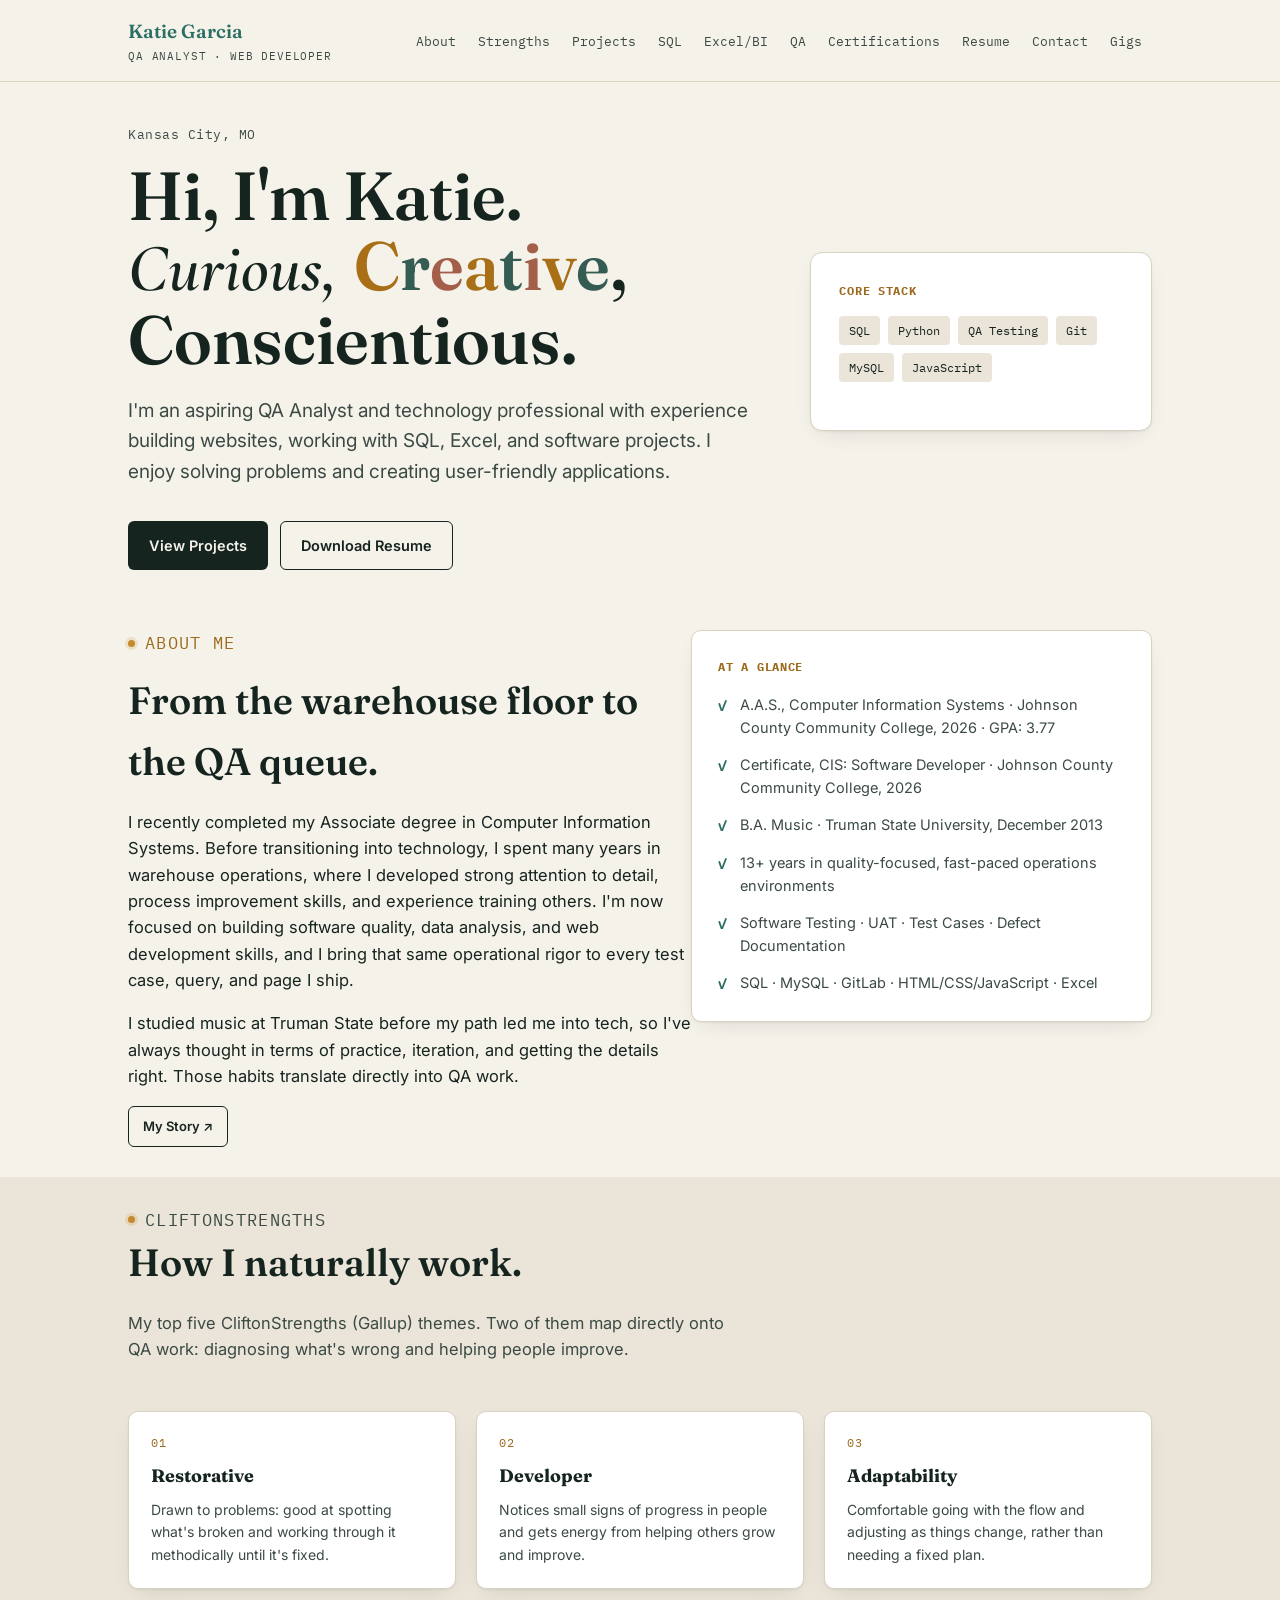
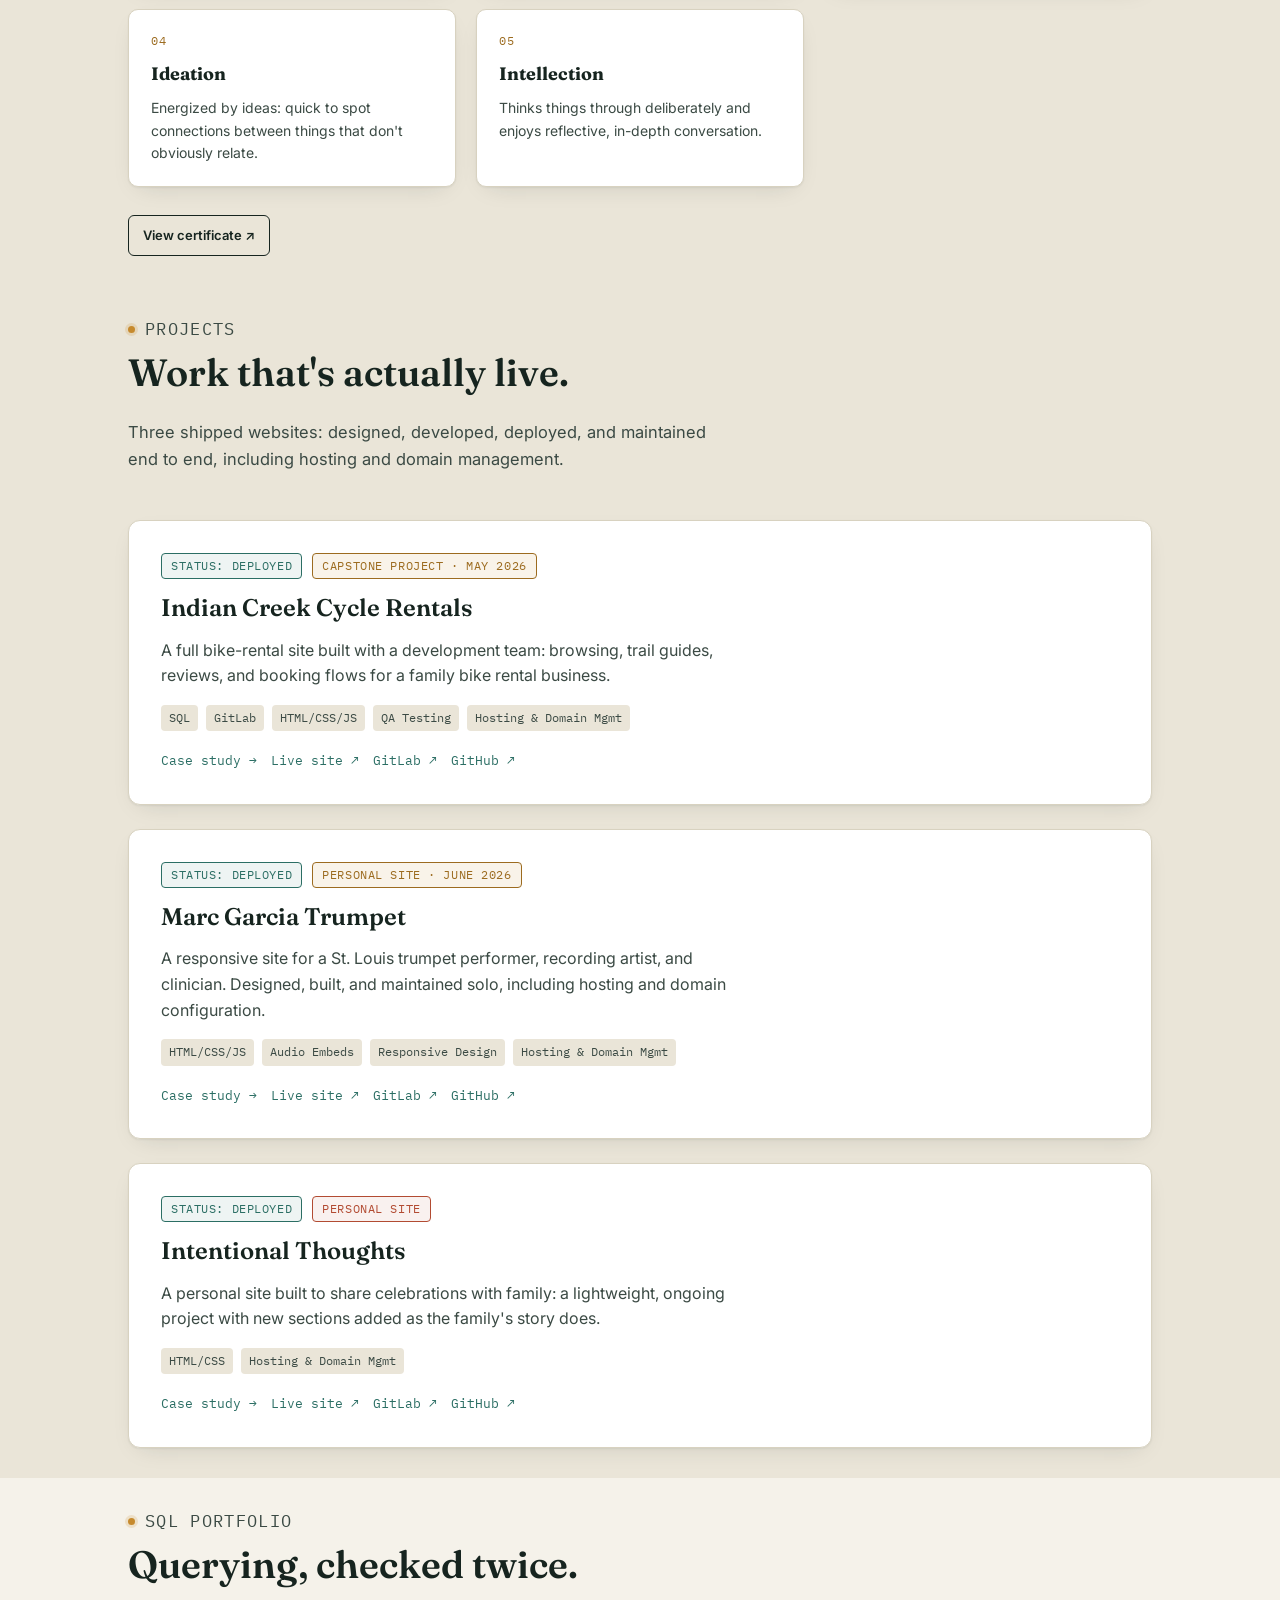
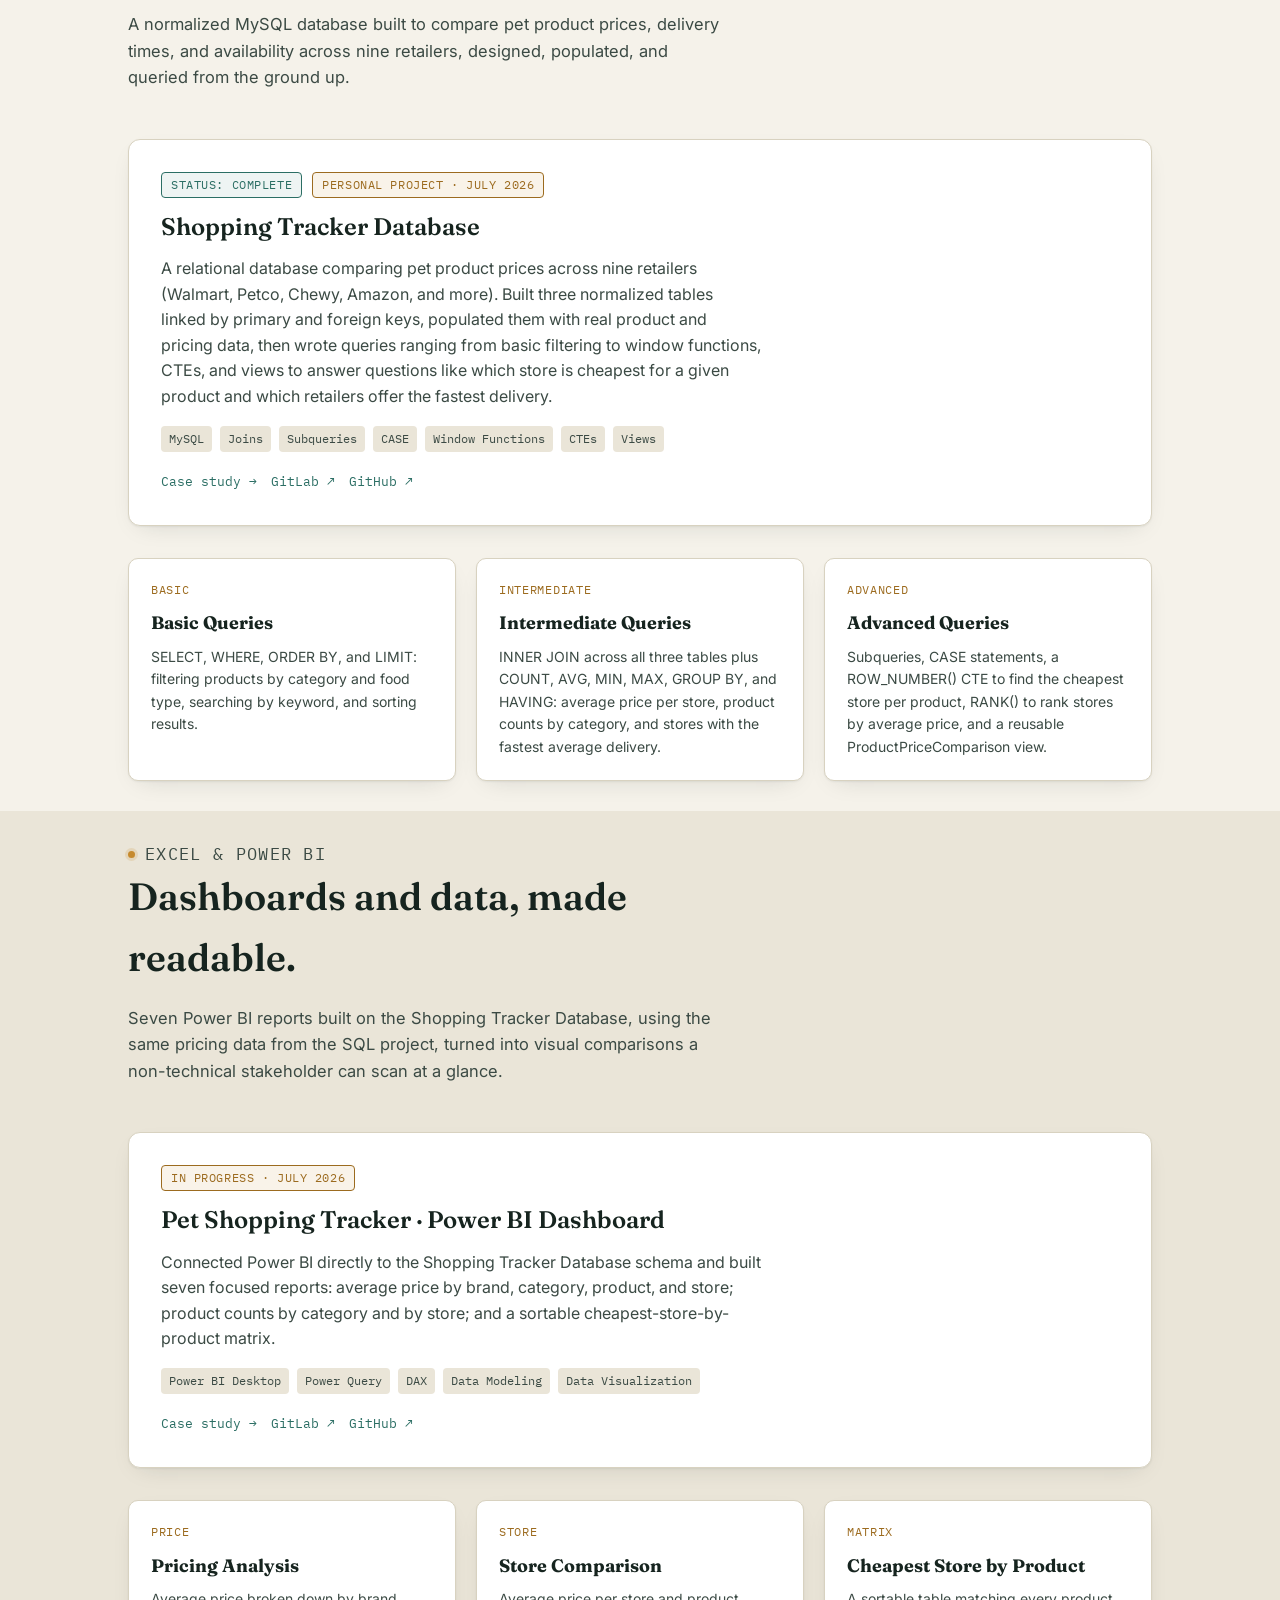
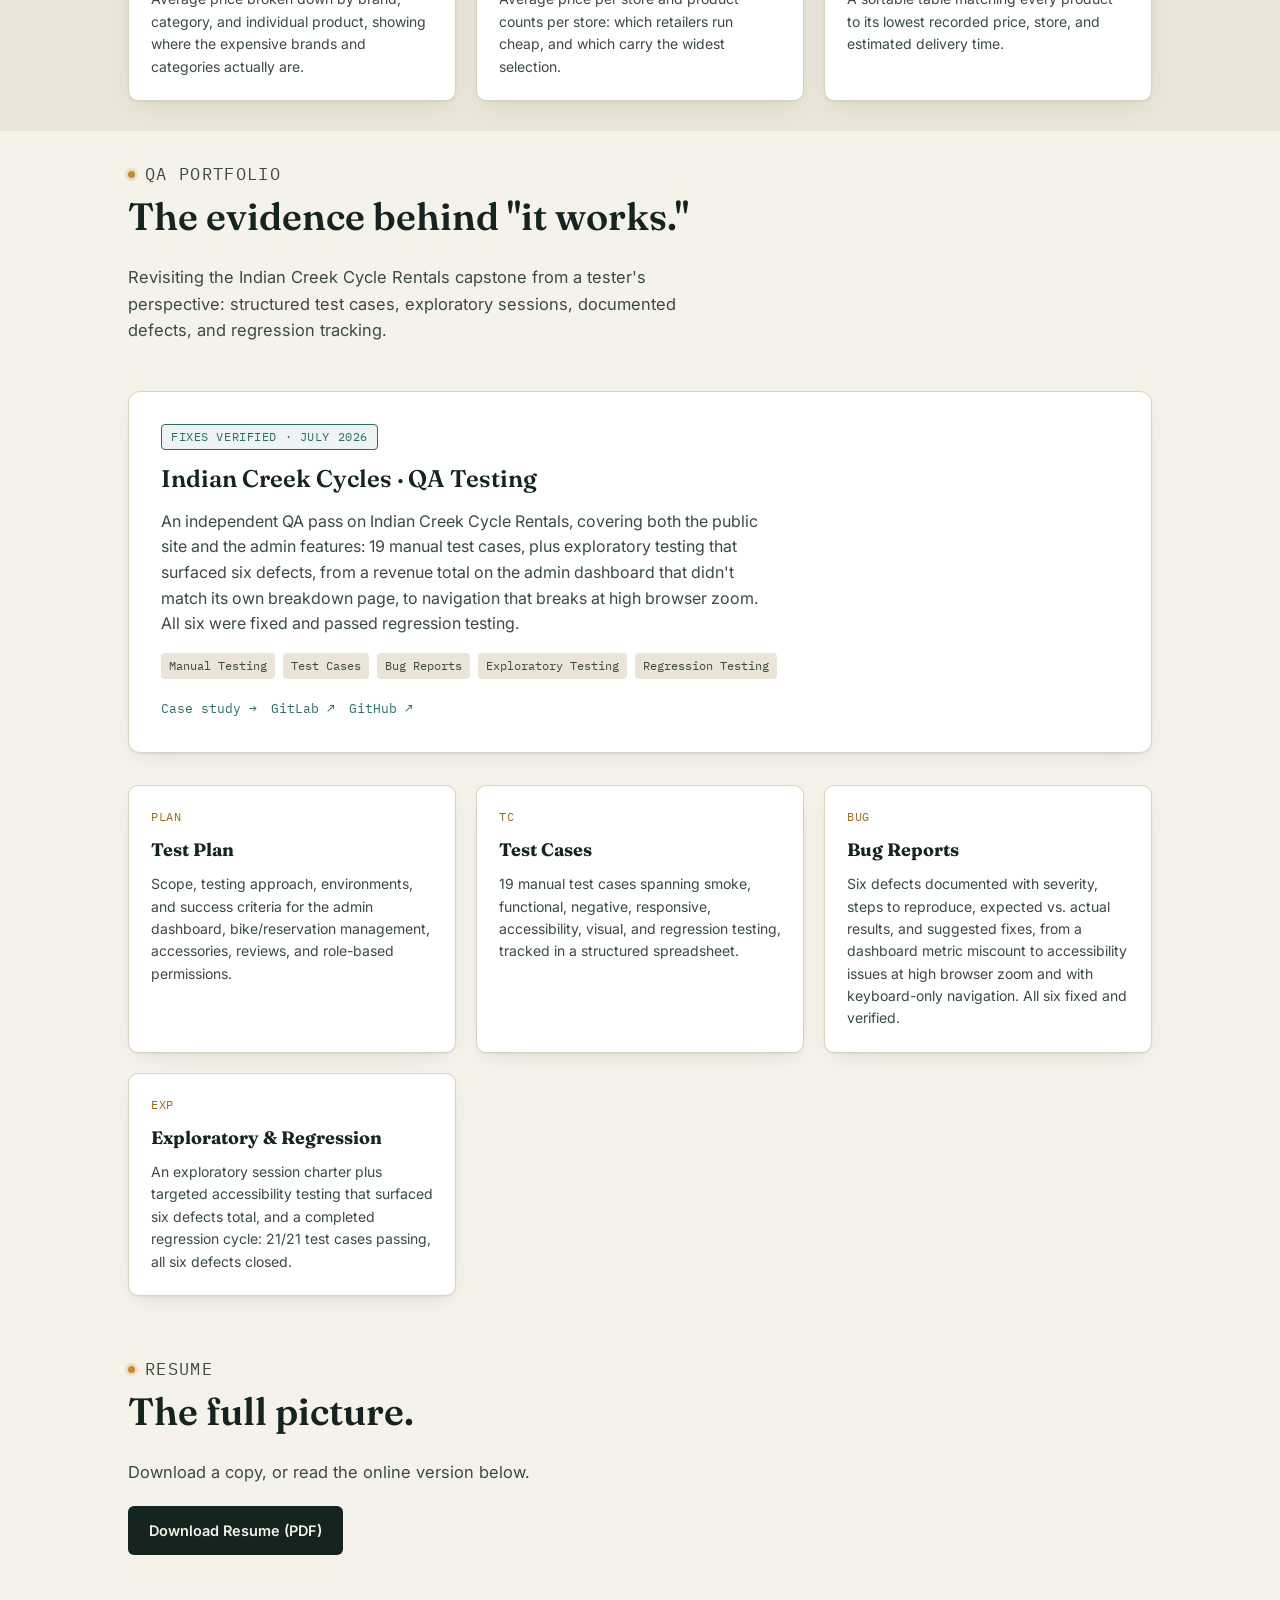
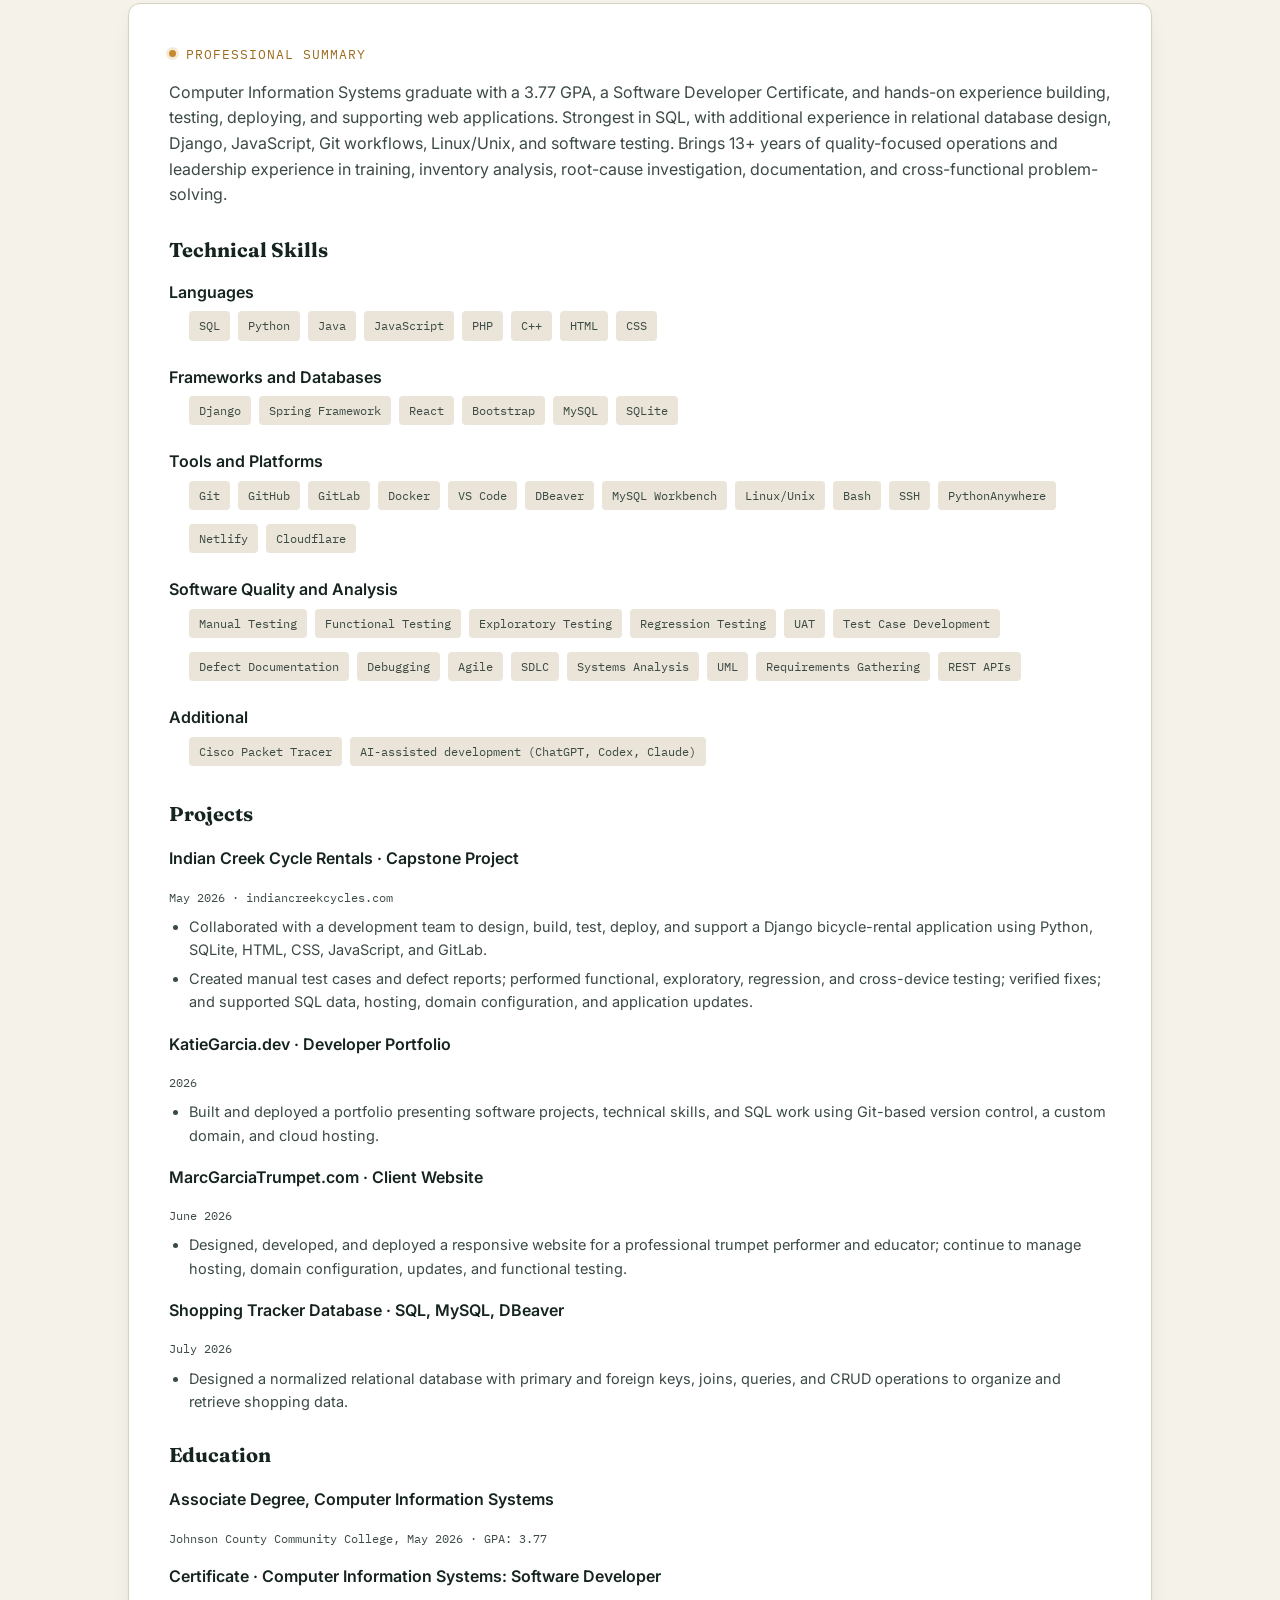
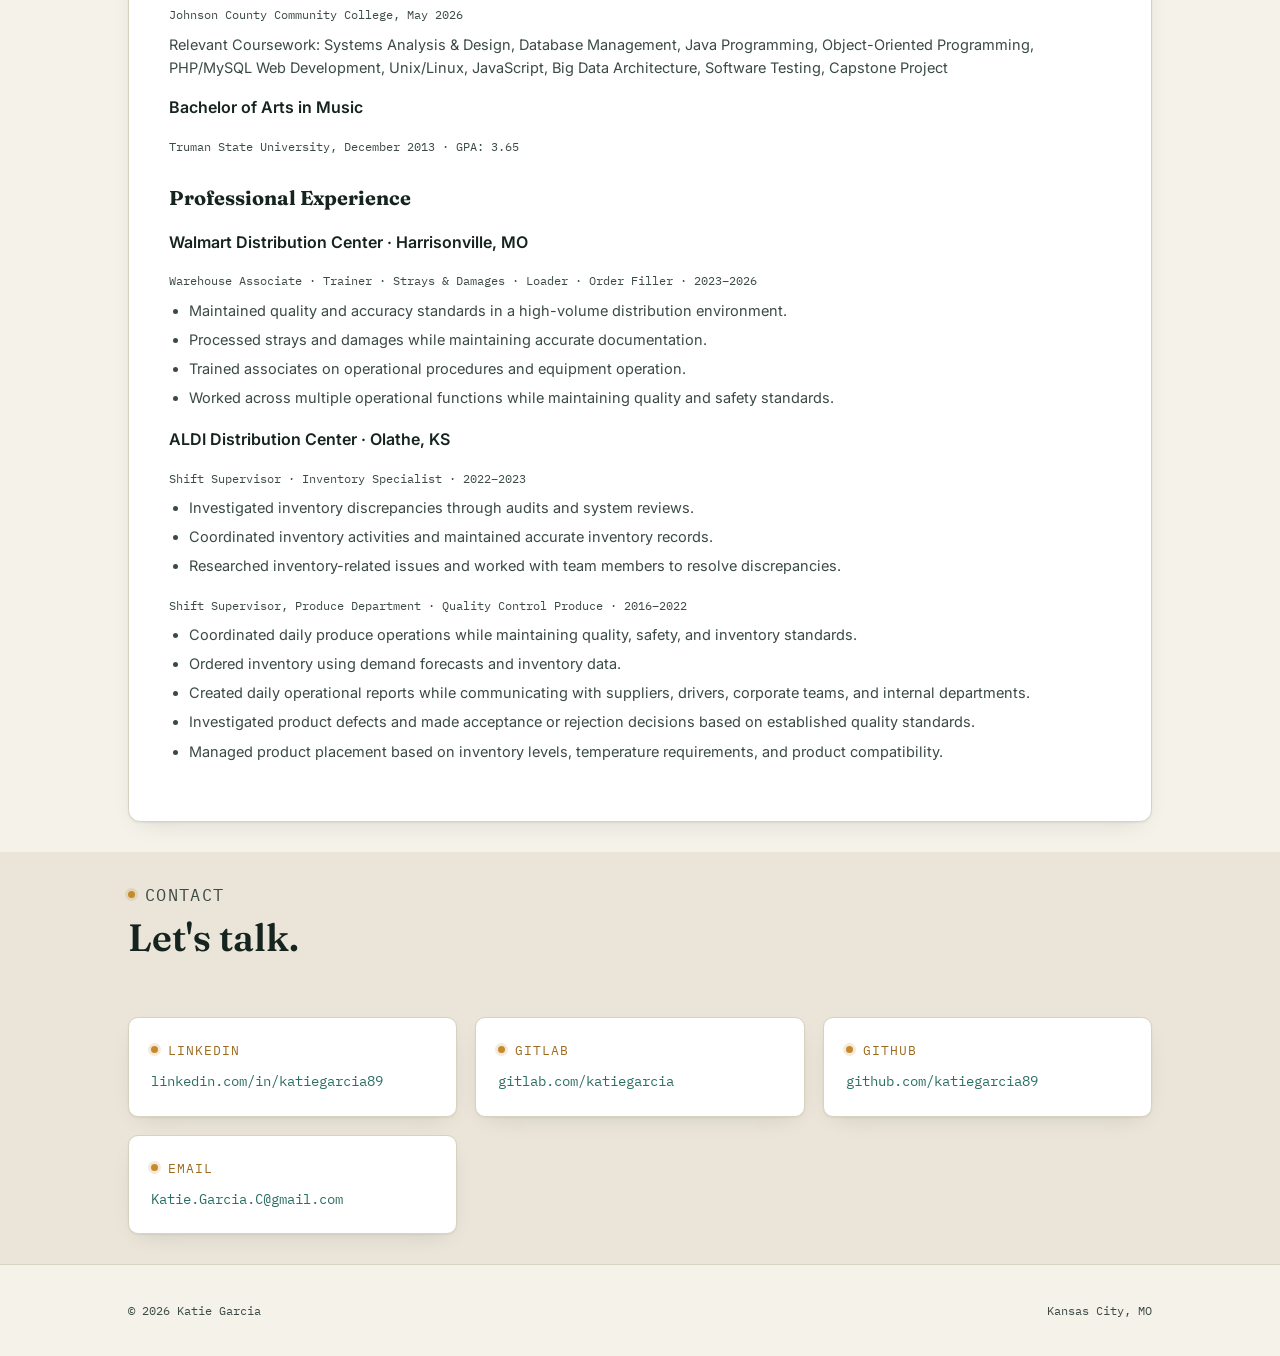
<file: index.html>
<!DOCTYPE html>
<html lang="en">

<head>
  <meta charset="UTF-8">
  <meta name="viewport" content="width=device-width, initial-scale=1.0">
  <title>Katie Garcia · QA Analyst &amp; Web Developer</title>
  <meta name="description"
    content="Portfolio of Katie Garcia, aspiring QA Analyst and technology professional. Web development, SQL, Excel, and software quality projects.">
  <link rel="stylesheet" href="style.css">
</head>

<body>

  <nav class="site-nav">
    <div class="wrap">
      <div class="brand"><em><a href="index.html#about">Katie Garcia</em></a><small>QA Analyst · Web Developer</small>
      </div>
      <div class="nav-links">
        <a href="#about">About</a>
        <a href="#strengths">Strengths</a>
        <a href="#projects">Projects</a>
        <a href="#sql">SQL</a>
        <a href="#excel">Excel/BI</a>
        <a href="#qa">QA</a>
        <a href="certificates.html">Certifications</a>
        <a href="#resume">Resume</a>
        <a href="#contact">Contact</a>
        <a href="gigs.html">Gigs</a>

      </div>
      
    </div>
  </nav>
  <!-- HOME -->
  <header class="hero" id="home">
    <div class="wrap">
      <div class="hero-grid">
        <div>
          <p class="kicker">Kansas City, MO</p>
          <!--<h1>Hi, I'm <em>Katie.</em><br>Creative, curious, and conscientious.</h1>-->
          <h1>Hi, I'm Katie. <br> <span class="curious"> Curious, </span> <span class="creative">
              <span>C</span><span>r</span><span>e</span><span>a</span><span>t</span><span>i</span><span>v</span><span>e</span></span>, <span class = "c" >C</span>onscientious.</h1>
          <!--<h1>Hi, I'm <em>Katie Garcia.</em><br>QA-minded, web-obsessed, and detail-oriented.</h1>-->
          <p class="lede">I'm an aspiring QA Analyst and technology professional with experience building websites,
            working with SQL, Excel, and software projects. I enjoy solving problems and creating user-friendly
            applications.</p>
          <div class="btn-row">
            <a class="btn btn-primary" href="#projects">View Projects</a>
            <a class="btn btn-outline" href="assets/Katie_Garcia_Resume.pdf" download>Download Resume</a>
          </div>
        </div>
        <div class="stack-card">
          <h3>Core Stack</h3>
          <ul class="skill-chips">
            <li>SQL</li>
            <li>Python</li>
            <li>QA Testing</li>
            <li>Git</li>
            <li>MySQL</li>
            <li>JavaScript</li>
          </ul>
        </div>
      </div>
    </div>
  </header>

  <!-- ABOUT -->
  <section id="about">
    <div class="wrap about-grid">
      <div>
        <p class="eyebrow">About Me</p>
        <h2 class="section-title">From the warehouse floor to the QA queue.</h2>
        <p>I recently completed my Associate degree in Computer Information Systems. Before transitioning into
          technology, I spent many years in warehouse operations, where I developed strong attention to detail, process
          improvement skills, and experience training others. I'm now focused on building software quality, data
          analysis, and web development skills, and I bring that same operational rigor to every test case, query, and
          page I ship.</p>
        <p>I studied music at Truman State before my path led me into tech, so I've always thought in terms of practice,
          iteration, and getting the details right. Those habits translate directly into QA work.</p>
          <a class="btn btn-outline btn-sm" href="about.html" target="_blank">My Story
          ↗</a>
      </div>
      <div class="fact-card">
        <h3>At a glance</h3>
        <ul class="fact-list">
          <li>A.A.S., Computer Information Systems · Johnson County Community College, 2026 · GPA: 3.77</li>
          <li>Certificate, CIS: Software Developer · Johnson County Community College, 2026</li>
          <li>B.A. Music · Truman State University, December 2013</li>
          <li>13+ years in quality-focused, fast-paced operations environments</li>
          <li>Software Testing · UAT · Test Cases · Defect Documentation</li>
          <li>SQL · MySQL · GitLab · HTML/CSS/JavaScript · Excel</li>
        </ul>
      </div>
    </div>
  </section>

  <!-- STRENGTHS -->
  <section id="strengths" style="background:var(--paper-dim);">
    <div class="wrap">
      <div class="section-head">
        <p class="eyebrow">CliftonStrengths</p>
        <h2 class="section-title">How I naturally work.</h2>
        <p>My top five CliftonStrengths (Gallup) themes. Two of them map directly onto QA work: diagnosing what's wrong
          and helping people improve.</p>
      </div>
      <div class="card-grid">
        <div class="mini-card">
          <p class="num">01</p>
          <h4>Restorative</h4>
          <p>Drawn to problems: good at spotting what's broken and working through it methodically until it's fixed.</p>
        </div>
        <div class="mini-card">
          <p class="num">02</p>
          <h4>Developer</h4>
          <p>Notices small signs of progress in people and gets energy from helping others grow and improve.</p>
        </div>
        <div class="mini-card">
          <p class="num">03</p>
          <h4>Adaptability</h4>
          <p>Comfortable going with the flow and adjusting as things change, rather than needing a fixed plan.</p>
        </div>
        <div class="mini-card">
          <p class="num">04</p>
          <h4>Ideation</h4>
          <p>Energized by ideas: quick to spot connections between things that don't obviously relate.</p>
        </div>
        <div class="mini-card">
          <p class="num">05</p>
          <h4>Intellection</h4>
          <p>Thinks things through deliberately and enjoys reflective, in-depth conversation.</p>
        </div>
      </div>
      <div class="btn-row" style="margin-top:28px;">
        <a class="btn btn-outline btn-sm" href="assets/CliftonStrengths_Gallup.pdf" target="_blank">View certificate
          ↗</a>
      </div>
    </div>
  </section>

  <!-- PROJECTS -->
  <section id="projects" style="background:var(--paper-dim);">
    <div class="wrap">
      <div class="section-head">
        <p class="eyebrow">Projects</p>
        <h2 class="section-title">Work that's actually live.</h2>
        <p>Three shipped websites: designed, developed, deployed, and maintained end to end, including hosting and
          domain management.</p>
      </div>

      <div class="project-grid">

        <article class="project-card">
          <div>
            <div class="meta-row">
              <span class="tag pass">Status: Deployed</span>
              <span class="tag live">Capstone Project · May 2026</span>
            </div>
            <h3>Indian Creek Cycle Rentals</h3>
            <p>A full bike-rental site built with a development team: browsing, trail guides, reviews, and booking flows
              for a family bike rental business.</p>
            <ul class="stack">
              <li>SQL</li>
              <li>GitLab</li>
              <li>HTML/CSS/JS</li>
              <li>QA Testing</li>
              <li>Hosting &amp; Domain Mgmt</li>
            </ul>
            <div class="links">
              <a href="projects/indian-creek.html">Case study →</a>
              <a href="https://www.indiancreekcycles.com" target="_blank" rel="noopener">Live site ↗</a>
              <a href="https://gitlab.com/katiegarcia/indian-creek-cycles" target="_blank" rel="noopener">GitLab ↗</a>
              <a href="https://github.com/katiegarcia89/indian-creek-cycles" target="_blank" rel="noopener">GitHub ↗</a>
            </div>
          </div>
        </article>

        <article class="project-card">
          <div>
            <div class="meta-row">
              <span class="tag pass">Status: Deployed</span>
              <span class="tag live">Personal Site · June 2026</span>
            </div>
            <h3>Marc Garcia Trumpet</h3>
            <p>A responsive site for a St. Louis trumpet performer, recording artist, and clinician. Designed, built,
              and maintained solo, including hosting and domain configuration.</p>
            <ul class="stack">
              <li>HTML/CSS/JS</li>
              <li>Audio Embeds</li>
              <li>Responsive Design</li>
              <li>Hosting &amp; Domain Mgmt</li>
            </ul>
            <div class="links">
              <a href="projects/marc-garcia-trumpet.html">Case study →</a>
              <a href="https://marcgarciatrumpet.com" target="_blank" rel="noopener">Live site ↗</a>
              <a href="https://gitlab.com/katiegarcia/client-business-website" target="_blank" rel="noopener">GitLab
                ↗</a>
              <a href="https://github.com/katiegarcia89/client-business-website" target="_blank" rel="noopener">GitHub
                ↗</a>
            </div>
          </div>
        </article>

        <article class="project-card">
          <div>
            <div class="meta-row">
              <span class="tag pass">Status: Deployed</span>
              <span class="tag wip">Personal Site</span>
            </div>
            <h3>Intentional Thoughts</h3>
            <p>A personal site built to share celebrations with family: a lightweight, ongoing project with new sections
              added as the family's story does.</p>
            <ul class="stack">
              <li>HTML/CSS</li>
              <li>Hosting &amp; Domain Mgmt</li>
            </ul>
            <div class="links">
              <a href="projects/intentional-thoughts.html">Case study →</a>
              <a href="https://intentionalthoughts.com" target="_blank" rel="noopener">Live site ↗</a>
              <a href="https://gitlab.com/katiegarcia/intentional-thoughts" target="_blank" rel="noopener">GitLab ↗</a>
              <a href="https://github.com/katiegarcia89/intentional-thoughts" target="_blank" rel="noopener">GitHub
                ↗</a>
            </div>
          </div>
        </article>

      </div>
    </div>
  </section>

  <!-- SQL -->
  <section id="sql">
    <div class="wrap">
      <div class="section-head">
        <p class="eyebrow">SQL Portfolio</p>
        <h2 class="section-title">Querying, checked twice.</h2>
        <p>A normalized MySQL database built to compare pet product prices, delivery times, and availability across nine
          retailers, designed, populated, and queried from the ground up.</p>
      </div>

      <div class="project-grid">
        <article class="project-card">
          <div>
            <div class="meta-row">
              <span class="tag pass">Status: Complete</span>
              <span class="tag live">Personal Project · July 2026</span>
            </div>
            <h3>Shopping Tracker Database</h3>
            <p>A relational database comparing pet product prices across nine retailers (Walmart, Petco, Chewy, Amazon,
              and more). Built three normalized tables linked by primary and foreign keys, populated them with real
              product and pricing data, then wrote queries ranging from basic filtering to window functions, CTEs, and
              views to answer questions like which store is cheapest for a given product and which retailers offer the
              fastest delivery.</p>
            <ul class="stack">
              <li>MySQL</li>
              <li>Joins</li>
              <li>Subqueries</li>
              <li>CASE</li>
              <li>Window Functions</li>
              <li>CTEs</li>
              <li>Views</li>
            </ul>
            <div class="links">
              <a href="projects/shopping-tracker-database.html">Case study →</a>
              <a href="https://gitlab.com/katiegarcia/pet-shopping-tracker-database" target="_blank"
                rel="noopener">GitLab ↗</a>
              <a href="https://github.com/katiegarcia89/pet-shopping-tracker-database" target="_blank"
                rel="noopener">GitHub ↗</a>
            </div>
          </div>
        </article>
      </div>

      <div class="card-grid" style="margin-top:32px;">
        <div class="mini-card">
          <p class="num">BASIC</p>
          <h4>Basic Queries</h4>
          <p>SELECT, WHERE, ORDER BY, and LIMIT: filtering products by category and food type, searching by keyword, and
            sorting results.</p>
        </div>
        <div class="mini-card">
          <p class="num">INTERMEDIATE</p>
          <h4>Intermediate Queries</h4>
          <p>INNER JOIN across all three tables plus COUNT, AVG, MIN, MAX, GROUP BY, and HAVING: average price per
            store, product counts by category, and stores with the fastest average delivery.</p>
        </div>
        <div class="mini-card">
          <p class="num">ADVANCED</p>
          <h4>Advanced Queries</h4>
          <p>Subqueries, CASE statements, a ROW_NUMBER() CTE to find the cheapest store per product, RANK() to rank
            stores by average price, and a reusable ProductPriceComparison view.</p>
        </div>
      </div>
    </div>
  </section>

  <!-- EXCEL / POWER BI -->
  <section id="excel" style="background:var(--paper-dim);">
    <div class="wrap">
      <div class="section-head">
        <p class="eyebrow">Excel &amp; Power BI</p>
        <h2 class="section-title">Dashboards and data, made readable.</h2>
        <p>Seven Power BI reports built on the Shopping Tracker Database, using the same pricing data from the SQL
          project, turned into visual comparisons a non-technical stakeholder can scan at a glance.</p>
      </div>

      <div class="project-grid">
        <article class="project-card">
          <div>
            <div class="meta-row">
              <span class="tag live">In Progress · July 2026</span>
            </div>
            <h3>Pet Shopping Tracker · Power BI Dashboard</h3>
            <p>Connected Power BI directly to the Shopping Tracker Database schema and built seven focused reports:
              average price by brand, category, product, and store; product counts by category and by store; and a
              sortable cheapest-store-by-product matrix.</p>
            <ul class="stack">
              <li>Power BI Desktop</li>
              <li>Power Query</li>
              <li>DAX</li>
              <li>Data Modeling</li>
              <li>Data Visualization</li>
            </ul>
            <div class="links">
              <a href="projects/pet-shopping-tracker-power-bi.html">Case study →</a>
              <a href="https://gitlab.com/katiegarcia/pet-shopping-tracker-power-bi-dashboard" target="_blank"
                rel="noopener">GitLab ↗</a>
              <a href="https://github.com/katiegarcia89/pet-shopping-tracker-power-bi-dashboard" target="_blank"
                rel="noopener">GitHub ↗</a>
            </div>
          </div>
        </article>
      </div>

      <div class="card-grid" style="margin-top:32px;">
        <div class="mini-card">
          <p class="num">PRICE</p>
          <h4>Pricing Analysis</h4>
          <p>Average price broken down by brand, category, and individual product, showing where the expensive brands
            and categories actually are.</p>
        </div>
        <div class="mini-card">
          <p class="num">STORE</p>
          <h4>Store Comparison</h4>
          <p>Average price per store and product counts per store: which retailers run cheap, and which carry the widest
            selection.</p>
        </div>
        <div class="mini-card">
          <p class="num">MATRIX</p>
          <h4>Cheapest Store by Product</h4>
          <p>A sortable table matching every product to its lowest recorded price, store, and estimated delivery time.
          </p>
        </div>
      </div>
    </div>
  </section>

  <!-- QA PORTFOLIO -->
  <section id="qa">
    <div class="wrap">
      <div class="section-head">
        <p class="eyebrow">QA Portfolio</p>
        <h2 class="section-title">The evidence behind "it works."</h2>
        <p>Revisiting the Indian Creek Cycle Rentals capstone from a tester's perspective: structured test cases,
          exploratory sessions, documented defects, and regression tracking.</p>
      </div>

      <div class="project-grid">
        <article class="project-card">
          <div>
            <div class="meta-row">
              <span class="tag pass">Fixes Verified · July 2026</span>
            </div>
            <h3>Indian Creek Cycles · QA Testing</h3>
            <p>An independent QA pass on Indian Creek Cycle Rentals, covering both the public site and the admin
              features: 19 manual test cases, plus exploratory testing that surfaced six defects, from a revenue total
              on the admin dashboard that didn't match its own breakdown page, to navigation that breaks at high browser
              zoom. All six were fixed and passed regression testing.</p>
            <ul class="stack">
              <li>Manual Testing</li>
              <li>Test Cases</li>
              <li>Bug Reports</li>
              <li>Exploratory Testing</li>
              <li>Regression Testing</li>
            </ul>
            <div class="links">
              <a href="projects/indian-creek-cycles-qa.html">Case study →</a>
              <a href="https://gitlab.com/katiegarcia/indian-creek-cycles-qa" target="_blank" rel="noopener">GitLab
                ↗</a>
              <a href="https://github.com/katiegarcia89/indian-creek-cycles-qa" target="_blank" rel="noopener">GitHub
                ↗</a>
            </div>
          </div>
        </article>
      </div>

      <div class="card-grid" style="margin-top:32px;">
        <div class="mini-card">
          <p class="num">PLAN</p>
          <h4>Test Plan</h4>
          <p>Scope, testing approach, environments, and success criteria for the admin dashboard, bike/reservation
            management, accessories, reviews, and role-based permissions.</p>
        </div>
        <div class="mini-card">
          <p class="num">TC</p>
          <h4>Test Cases</h4>
          <p>19 manual test cases spanning smoke, functional, negative, responsive, accessibility, visual, and
            regression testing, tracked in a structured spreadsheet.</p>
        </div>
        <div class="mini-card">
          <p class="num">BUG</p>
          <h4>Bug Reports</h4>
          <p>Six defects documented with severity, steps to reproduce, expected vs. actual results, and suggested fixes,
            from a dashboard metric miscount to accessibility issues at high browser zoom and with keyboard-only
            navigation. All six fixed and verified.</p>
        </div>
        <div class="mini-card">
          <p class="num">EXP</p>
          <h4>Exploratory &amp; Regression</h4>
          <p>An exploratory session charter plus targeted accessibility testing that surfaced six defects total, and a
            completed regression cycle: 21/21 test cases passing, all six defects closed.</p>
        </div>
      </div>
    </div>
  </section>

  <!-- CERTIFICATIONS -->
   <!--
  <section id="certifications" style="background:var(--paper-dim);">
    <div class="wrap">
      <div class="section-head">
        <p class="eyebrow">Certifications</p>
        <h2 class="section-title">Credentialed and current.</h2>
      </div>
      <div class="cert-grid">

        <div class="cert-card">
          <div class="cert-top">
            <div>
              <h4>A.A.S., Computer Information Systems</h4>
              <p class="issuer">Johnson County Community College</p>
            </div>
            <div class="cert-top-right">
              <img class="cert-thumb-sm" src="assets/Certificate_AAS_CIS.png"
                alt="Johnson County Community College Associate of Applied Science, Computer Information Systems diploma"
                loading="lazy">
              <span class="tag pass">May 2026</span>
            </div>
          </div>
          <p class="cert-meta">Associate of Applied Science degree.</p>
          <a class="btn btn-outline btn-sm" href="assets/Certificate_AAS_CIS.jpg" target="_blank">View certificate ↗</a>
        </div>

        <div class="cert-card">
          <div class="cert-top">
            <div>
              <h4>Certificate, CIS: Software Developer</h4>
              <p class="issuer">Johnson County Community College</p>
            </div>
            <div class="cert-top-right">
              <img class="cert-thumb-sm" src="assets/Certificate_CIS_Software_Developer.png"
                alt="Johnson County Community College Certificate in Computer Information Systems, Software Developer"
                loading="lazy">
              <span class="tag pass">May 2026</span>
            </div>
          </div>
          <p class="cert-meta">Computer Information Systems · Software Developer track.</p>
          <a class="btn btn-outline btn-sm" href="assets/Certificate_CIS_Software_Developer.jpg" target="_blank">View
            certificate ↗</a>
        </div>

        <div class="cert-card">
          <div class="cert-top">
            <div>
              <h4>Excel 2019 Essential Training</h4>
              <p class="issuer">LinkedIn Learning · NASBA CPE</p>
            </div>
            <span class="tag pass">July 2026</span>
          </div>
          <p class="cert-meta">4.00 CPE credits · Field of study: Computer Software &amp; Applications</p>
          <a class="btn btn-outline btn-sm" href="assets/Certificate_Excel_2019.pdf" target="_blank">View certificate
            ↗</a>
        </div>

        <div class="cert-card">
          <div class="cert-top">
            <div>
              <h4>SQL Essential Training</h4>
              <p class="issuer">LinkedIn Learning · NASBA CPE</p>
            </div>
            <span class="tag pass">July 2026</span>
          </div>
          <p class="cert-meta">7.80 CPE credits · Field of study: Computer Software &amp; Applications</p>
          <a class="btn btn-outline btn-sm" href="assets/Certificate_SQL.pdf" target="_blank">View certificate ↗</a>
        </div>

        <div class="cert-card">
          <div class="cert-top">
            <div>
              <h4>Intro to Career Skills in Data Analytics</h4>
              <p class="issuer">LinkedIn Learning</p>
            </div>
            <span class="tag pass">July 2026</span>
          </div>
          <p class="cert-meta">2 hrs 21 min · Skills: Data Analytics, Tech Career Skills</p>
          <a class="btn btn-outline btn-sm" href="assets/Certificate_Data_Analytics_2022.pdf" target="_blank">View
            certificate ↗</a>
        </div>

        <div class="cert-card">
          <div class="cert-top">
            <div>
              <h4>B.A. Music, Cum Laude</h4>
              <p class="issuer">Truman State University</p>
            </div>
            <div class="cert-top-right">
              <img class="cert-thumb-sm" src="assets/cert-truman-ba-music.png"
                alt="Truman State University Bachelor of Arts in Music diploma, cum laude" loading="lazy">
              <span class="tag pass">December 2012</span>
            </div>
          </div>
          <p class="cert-meta">Foundational training in discipline, practice, and performance under pressure.</p>
          <a class="btn btn-outline btn-sm" href="assets/Certificate_Truman_BA_Music.jpg" target="_blank">View
            certificate ↗</a>
        </div>

      </div>
    </div>
  </section>
-->
  <!-- RESUME -->
  <section id="resume">
    <div class="wrap">
      <div class="section-head">
        <p class="eyebrow">Resume</p>
        <h2 class="section-title">The full picture.</h2>
        <p>Download a copy, or read the online version below.</p>
        <div class="btn-row" style="margin-top:20px;">
          <a class="btn btn-primary" href="assets/Katie_Garcia_Resume.pdf" download>Download Resume (PDF)</a>
        </div>
      </div>

      <div class="resume-box">
        <p class="eyebrow" style="margin-bottom:4px;">Professional Summary</p>
        <p style="color:var(--ink-soft);">Computer Information Systems graduate with a 3.77 GPA, a Software Developer
          Certificate, and hands-on experience building, testing, deploying, and supporting web applications. Strongest
          in SQL, with additional experience in relational database design, Django, JavaScript, Git workflows,
          Linux/Unix, and software testing. Brings 13+ years of quality-focused operations and leadership experience in
          training, inventory analysis, root-cause investigation, documentation, and cross-functional problem-solving.
        </p>

        <h3>Technical Skills</h3>
        <p style="font-weight:600;color:var(--ink);margin:14px 0 6px;">Languages</p>
        <ul class="skill-chips">
          <li>SQL</li>
          <li>Python</li>
          <li>Java</li>
          <li>JavaScript</li>
          <li>PHP</li><!--<li>TypeScript</li>-->
          <li>C++</li>
          <li>HTML</li>
          <li>CSS</li>
        </ul>
        <p style="font-weight:600;color:var(--ink);margin:14px 0 6px;">Frameworks and Databases</p>
        <ul class="skill-chips">
          <li>Django</li>
          <li>Spring Framework</li>
          <li>React</li>
          <li>Bootstrap</li>
          <li>MySQL</li>
          <li>SQLite</li>
        </ul>
        <p style="font-weight:600;color:var(--ink);margin:14px 0 6px;">Tools and Platforms</p>
        <ul class="skill-chips">
          <li>Git</li>
          <li>GitHub</li>
          <li>GitLab</li>
          <li>Docker</li>
          <li>VS Code</li>
          <li>DBeaver</li>
          <li>MySQL Workbench</li>
          <li>Linux/Unix</li>
          <li>Bash</li>
          <li>SSH</li>
          <li>PythonAnywhere</li>
          <li>Netlify</li>
          <li>Cloudflare</li>
        </ul>
        <p style="font-weight:600;color:var(--ink);margin:14px 0 6px;">Software Quality and Analysis</p>
        <ul class="skill-chips">
          <li>Manual Testing</li>
          <li>Functional Testing</li>
          <li>Exploratory Testing</li>
          <li>Regression Testing</li>
          <li>UAT</li>
          <li>Test Case Development</li>
          <li>Defect Documentation</li>
          <li>Debugging</li>
          <li>Agile</li>
          <li>SDLC</li>
          <li>Systems Analysis</li>
          <li>UML</li>
          <li>Requirements Gathering</li>
          <li>REST APIs</li>
        </ul>
        <p style="font-weight:600;color:var(--ink);margin:14px 0 6px;">Additional</p>
        <ul class="skill-chips">
          <li>Cisco Packet Tracer</li>
          <li>AI-assisted development (ChatGPT, Codex, Claude)</li>
        </ul>

        <h3>Projects</h3>
        <p class="role">Indian Creek Cycle Rentals · Capstone Project</p>
        <p class="role-meta">May 2026 · indiancreekcycles.com</p>
        <ul>
          <li>Collaborated with a development team to design, build, test, deploy, and support a Django bicycle-rental
            application using Python, SQLite, HTML, CSS, JavaScript, and GitLab.</li>
          <li>Created manual test cases and defect reports; performed functional, exploratory, regression, and
            cross-device testing; verified fixes; and supported SQL data, hosting, domain configuration, and application
            updates.</li>
        </ul>
        <p class="role">KatieGarcia.dev · Developer Portfolio</p>
        <p class="role-meta">2026</p>
        <ul>
          <li>Built and deployed a portfolio presenting software projects, technical skills, and SQL work using
            Git-based version control, a custom domain, and cloud hosting.</li>
        </ul>
        <p class="role">MarcGarciaTrumpet.com · Client Website</p>
        <p class="role-meta">June 2026</p>
        <ul>
          <li>Designed, developed, and deployed a responsive website for a professional trumpet performer and educator;
            continue to manage hosting, domain configuration, updates, and functional testing.</li>
        </ul>
        <p class="role">Shopping Tracker Database · SQL, MySQL, DBeaver</p>
        <p class="role-meta">July 2026</p>
        <ul>
          <li>Designed a normalized relational database with primary and foreign keys, joins, queries, and CRUD
            operations to organize and retrieve shopping data.</li>
        </ul>

        <h3>Education</h3>
        <p class="role">Associate Degree, Computer Information Systems</p>
        <p class="role-meta">Johnson County Community College, May 2026 · GPA: 3.77</p>
        <p class="role">Certificate · Computer Information Systems: Software Developer</p>
        <p class="role-meta">Johnson County Community College, May 2026</p>
        <p style="color:var(--ink-soft); font-size:14.5px; margin:6px 0 16px;">Relevant Coursework: Systems Analysis
          &amp; Design, Database Management, Java Programming, Object-Oriented Programming, PHP/MySQL Web Development,
          Unix/Linux, JavaScript, Big Data Architecture, Software Testing, Capstone Project</p>
        <p class="role">Bachelor of Arts in Music</p>
        <p class="role-meta">Truman State University, December 2013 · GPA: 3.65</p>

        <h3>Professional Experience</h3>
        <p class="role">Walmart Distribution Center · Harrisonville, MO</p>
        <p class="role-meta">Warehouse Associate · Trainer · Strays &amp; Damages · Loader · Order Filler · 2023–2026
        </p>
        <ul>
          <li>Maintained quality and accuracy standards in a high-volume distribution environment.</li>
          <li>Processed strays and damages while maintaining accurate documentation.</li>
          <li>Trained associates on operational procedures and equipment operation.</li>
          <li>Worked across multiple operational functions while maintaining quality and safety standards.</li>
        </ul>
        <p class="role">ALDI Distribution Center · Olathe, KS</p>
        <p class="role-meta">Shift Supervisor · Inventory Specialist · 2022–2023</p>
        <ul>
          <li>Investigated inventory discrepancies through audits and system reviews.</li>
          <li>Coordinated inventory activities and maintained accurate inventory records.</li>
          <li>Researched inventory-related issues and worked with team members to resolve discrepancies.</li>
        </ul>
        <p class="role-meta">Shift Supervisor, Produce Department · Quality Control Produce · 2016–2022</p>
        <ul>
          <li>Coordinated daily produce operations while maintaining quality, safety, and inventory standards.</li>
          <li>Ordered inventory using demand forecasts and inventory data.</li>
          <li>Created daily operational reports while communicating with suppliers, drivers, corporate teams, and
            internal departments.</li>
          <li>Investigated product defects and made acceptance or rejection decisions based on established quality
            standards.</li>
          <li>Managed product placement based on inventory levels, temperature requirements, and product compatibility.
          </li>
        </ul>
      </div>
    </div>
  </section>

  <!-- CONTACT -->
  <section id="contact" style="background:var(--paper-dim);">
    <div class="wrap">
      <div class="section-head">
        <p class="eyebrow">Contact</p>
        <h2 class="section-title">Let's talk.</h2>
      </div>
      <div class="contact-grid">
        <div class="contact-card">
          <p class="eyebrow" style="margin-bottom:8px;">LinkedIn</p>
          <a href="https://www.linkedin.com/in/katiegarcia89" target="_blank"
            rel="noopener">linkedin.com/in/katiegarcia89</a>
        </div>
        <div class="contact-card">
          <p class="eyebrow" style="margin-bottom:8px;">GitLab</p>
          <a href="https://gitlab.com/katiegarcia" target="_blank" rel="noopener">gitlab.com/katiegarcia</a>
        </div>
        <div class="contact-card">
          <p class="eyebrow" style="margin-bottom:8px;">GitHub</p>
          <a href="https://github.com/katiegarcia89" target="_blank" rel="noopener">github.com/katiegarcia89</a>
        </div>
        <div class="contact-card">
          <p class="eyebrow" style="margin-bottom:8px;">Email</p>
          <a href="mailto:Katie.Garcia.C@gmail.com">Katie.Garcia.C@gmail.com</a>
        </div>
      </div>
    </div>
  </section>

  <footer>
    <div class="wrap" style="display:flex; justify-content:space-between; width:100%; flex-wrap:wrap; gap:10px;">
      <span>© 2026 Katie Garcia</span>
      <span>Kansas City, MO</span>
    </div>
  </footer>

</body>

</html>
</file>
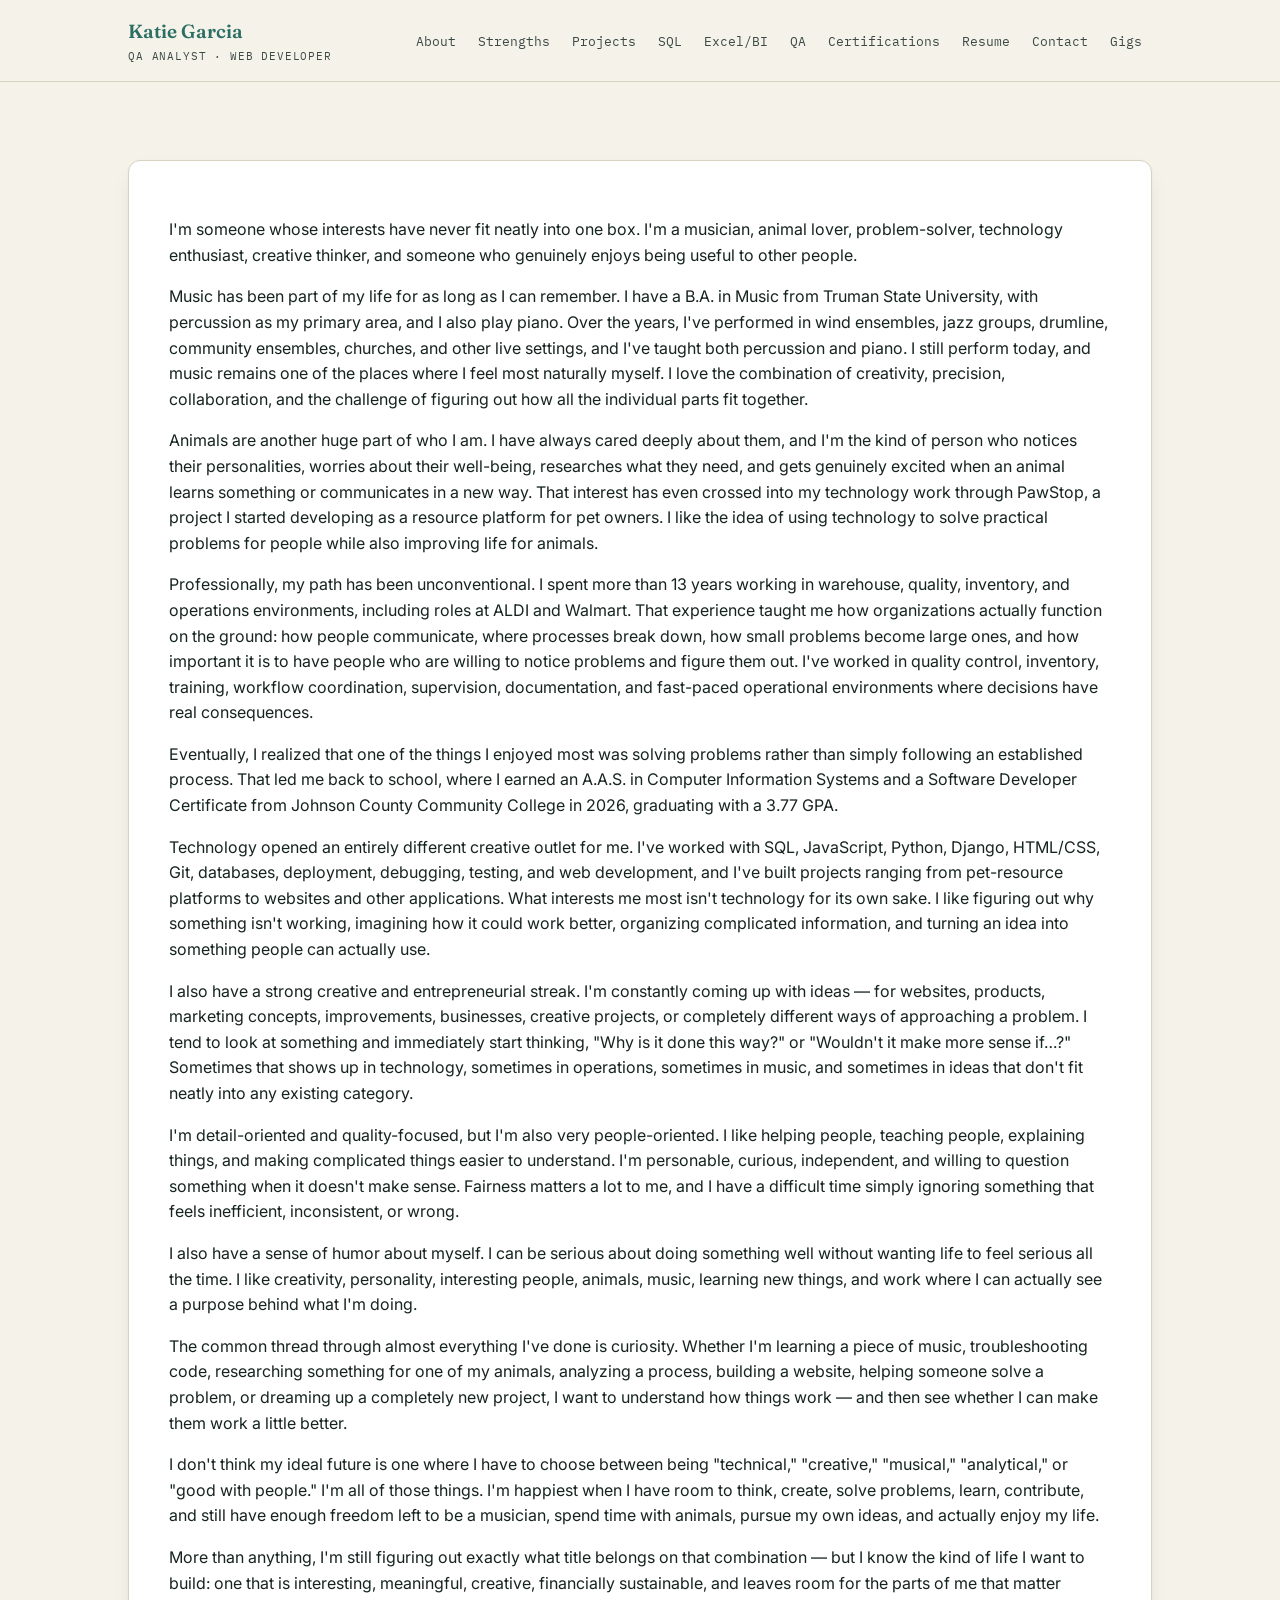
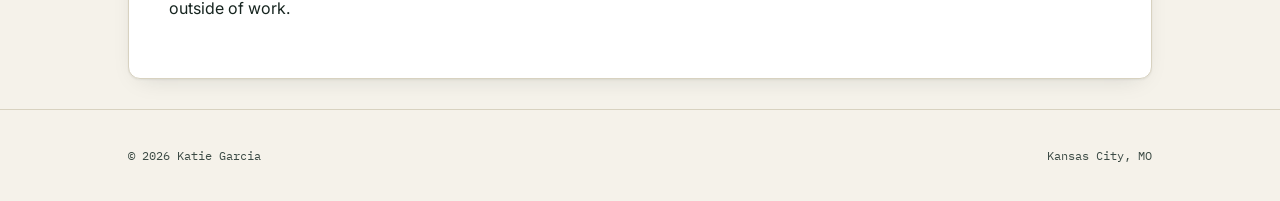
<file: about.html>
<!DOCTYPE html>
<html lang="en">

<head>
  <meta charset="UTF-8">
  <meta name="viewport" content="width=device-width, initial-scale=1.0">
  <title>About Katie Garcia · Musician, Builder, Problem-Solver</title>
  <meta name="description"
    content="The fuller story behind Katie Garcia's portfolio: music, animals, and a career that started on a warehouse floor.">
  <link rel="stylesheet" href="style.css">
</head>

<body>

  <nav class="site-nav">
    <div class="wrap">
      <div class="brand"><em><a href="index.html#about">Katie Garcia</em></a>
      <small>QA Analyst · Web Developer</small>
      </div>
      <div class="nav-links">
        <a href="index.html#about">About</a>
        <!--<a href="about.html">My Story</a>-->
        <a href="index.html#strengths">Strengths</a>
        <a href="index.html#projects">Projects</a>
        <a href="index.html#sql">SQL</a>
        <a href="index.html#excel">Excel/BI</a>
        <a href="index.html#qa">QA</a>
        <a href="certificates.html">Certifications</a>
        <a href="index.html#resume">Resume</a>
        <a href="contact.html">Contact</a>
        <a href="gigs.html">Gigs</a>
      </div>
    </div>
  </nav>

  <!-- ABOUT -->
  <section>
    <div class="wrap">
      <div class="section-head text-center">
        <!--<p class="eyebrow">About Me</p>-->
       <!-- <h2 class="section-title"
          style="width: 100%; max-width: none; text-align: center; margin-left: auto; margin-right: auto;">
          More than one box checked.</h2>-->
      </div>
      <div class="resume-box">
        <p>I'm someone whose interests have never fit neatly into one box. I'm a musician, animal lover,
          problem-solver, technology enthusiast, creative thinker, and someone who genuinely enjoys being useful to
          other people.</p>
        <p>Music has been part of my life for as long as I can remember. I have a B.A. in Music from Truman State
          University, with percussion as my primary area, and I also play piano. Over the years, I've performed in
          wind ensembles, jazz groups, drumline, community ensembles, churches, and other live settings, and I've
          taught both percussion and piano. I still perform today, and music remains one of the places where I feel
          most naturally myself. I love the combination of creativity, precision, collaboration, and the challenge
          of figuring out how all the individual parts fit together.</p>
        <p>Animals are another huge part of who I am. I have always cared deeply about them, and I'm the kind of
          person who notices their personalities, worries about their well-being, researches what they need, and
          gets genuinely excited when an animal learns something or communicates in a new way. That interest has
          even crossed into my technology work through PawStop, a project I started developing as a resource
          platform for pet owners. I like the idea of using technology to solve practical problems for people while
          also improving life for animals.</p>
        <p>Professionally, my path has been unconventional. I spent more than 13 years working in warehouse,
          quality, inventory, and operations environments, including roles at ALDI and Walmart. That experience
          taught me how organizations actually function on the ground: how people communicate, where processes
          break down, how small problems become large ones, and how important it is to have people who are willing
          to notice problems and figure them out. I've worked in quality control, inventory, training, workflow
          coordination, supervision, documentation, and fast-paced operational environments where decisions have
          real consequences.</p>
        <p>Eventually, I realized that one of the things I enjoyed most was solving problems rather than simply
          following an established process. That led me back to school, where I earned an A.A.S. in Computer
          Information Systems and a Software Developer Certificate from Johnson County Community College in 2026,
          graduating with a 3.77 GPA.</p>
        <p>Technology opened an entirely different creative outlet for me. I've worked with SQL, JavaScript,
          Python, Django, HTML/CSS, Git, databases, deployment, debugging, testing, and web development, and I've
          built projects ranging from pet-resource platforms to websites and other applications. What interests me
          most isn't technology for its own sake. I like figuring out why something isn't working, imagining how it
          could work better, organizing complicated information, and turning an idea into something people can
          actually use.</p>
        <p>I also have a strong creative and entrepreneurial streak. I'm constantly coming up with ideas — for
          websites, products, marketing concepts, improvements, businesses, creative projects, or completely
          different ways of approaching a problem. I tend to look at something and immediately start thinking, "Why
          is it done this way?" or "Wouldn't it make more sense if…?" Sometimes that shows up in technology,
          sometimes in operations, sometimes in music, and sometimes in ideas that don't fit neatly into any
          existing category.</p>
        <p>I'm detail-oriented and quality-focused, but I'm also very people-oriented. I like helping people,
          teaching people, explaining things, and making complicated things easier to understand. I'm personable,
          curious, independent, and willing to question something when it doesn't make sense. Fairness matters a
          lot to me, and I have a difficult time simply ignoring something that feels inefficient, inconsistent, or
          wrong.</p>
        <p>I also have a sense of humor about myself. I can be serious about doing something well without wanting
          life to feel serious all the time. I like creativity, personality, interesting people, animals, music,
          learning new things, and work where I can actually see a purpose behind what I'm doing.</p>
        <p>The common thread through almost everything I've done is curiosity. Whether I'm learning a piece of
          music, troubleshooting code, researching something for one of my animals, analyzing a process, building a
          website, helping someone solve a problem, or dreaming up a completely new project, I want to understand
          how things work — and then see whether I can make them work a little better.</p>
        <p>I don't think my ideal future is one where I have to choose between being "technical," "creative,"
          "musical," "analytical," or "good with people." I'm all of those things. I'm happiest when I have room to
          think, create, solve problems, learn, contribute, and still have enough freedom left to be a musician,
          spend time with animals, pursue my own ideas, and actually enjoy my life.</p>
        <p>More than anything, I'm still figuring out exactly what title belongs on that combination — but I know
          the kind of life I want to build: one that is interesting, meaningful, creative, financially sustainable,
          and leaves room for the parts of me that matter outside of work.</p>
      </div>

  </section>

  <footer>
    <div class="wrap" style="display:flex; justify-content:space-between; width:100%; flex-wrap:wrap; gap:10px;">
      <span>© 2026 Katie Garcia</span>
      <span>Kansas City, MO</span>
    </div>
  </footer>

</body>

</html>
</file>
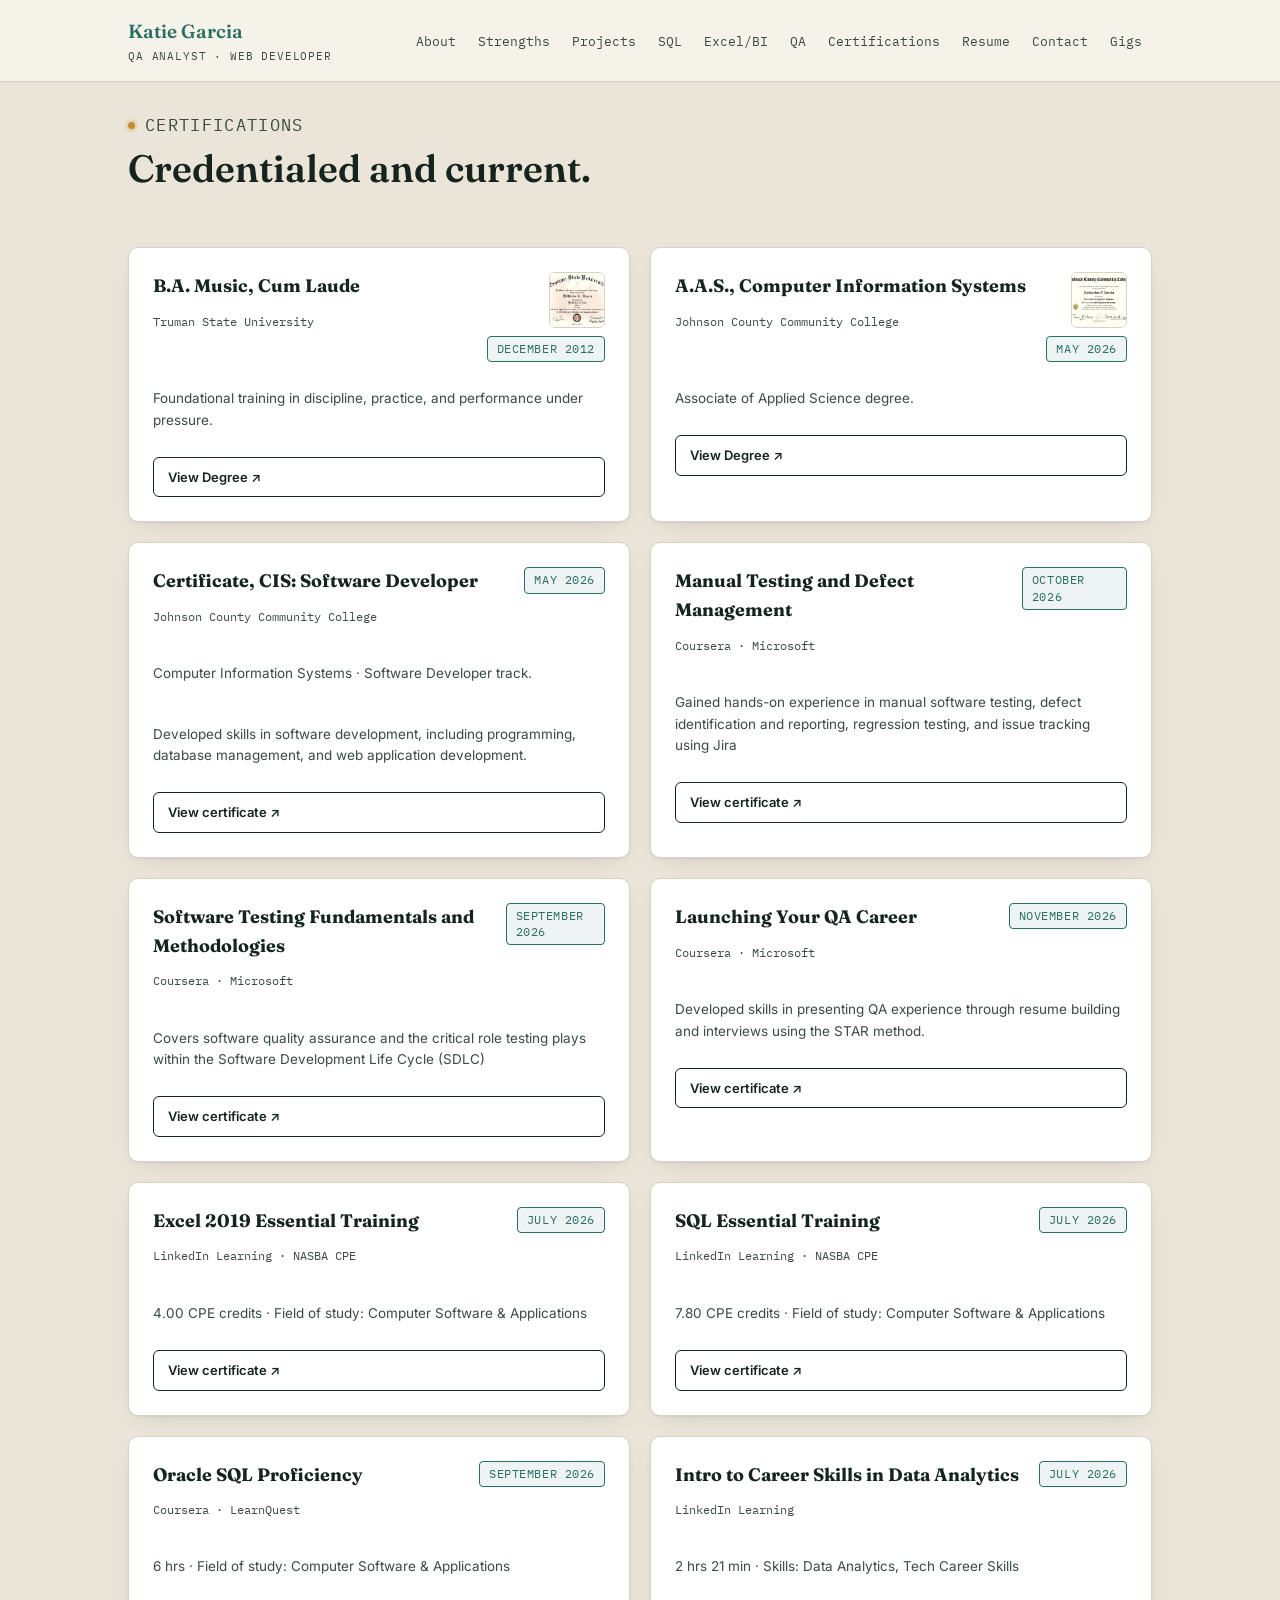
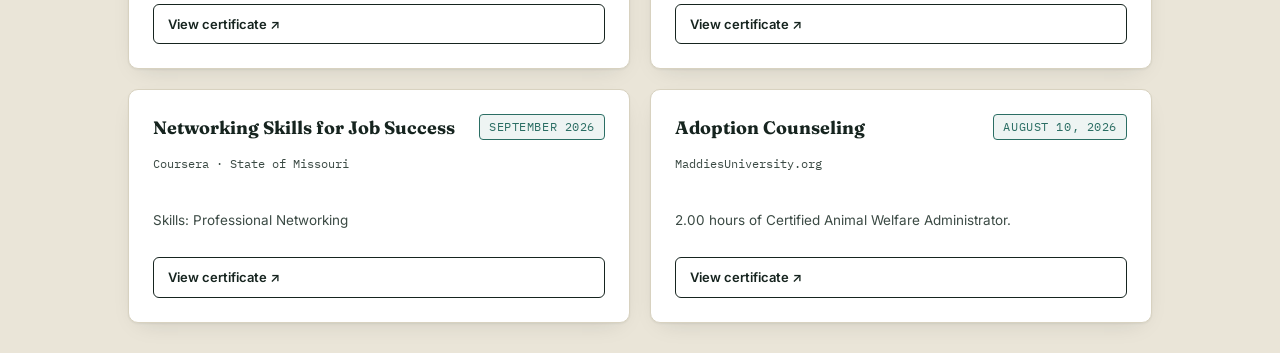
<file: certificates.html>
<!DOCTYPE html>
<html lang="en">

<head>
  <meta charset="UTF-8">
  <meta name="viewport" content="width=device-width, initial-scale=1.0">
  <title>About Katie Garcia · Musician, Builder, Problem-Solver</title>
  <meta name="description"
    content="The fuller story behind Katie Garcia's portfolio: music, animals, and a career that started on a warehouse floor.">
  <link rel="stylesheet" href="style.css">
  <style>
    .back-link {
      width: 100%;
      margin-top: 6px;
    }

    @media (max-width: 860px) {
      .site-nav .wrap {
        align-items: flex-start;
      }

      .back-link {
        flex-basis: 100%;
        margin-top: 4px;
      }
  </style>
</head>

<body>

  <nav class="site-nav">
    <div class="wrap">
      <div class="brand"><em><a href="index.html#about">Katie Garcia</em></a><small>QA Analyst · Web Developer</small>
      </div>
      <div class="nav-links">
        <a href="index.html#about">About</a>
        <!--<a href="about.html">My Story</a>-->
        <a href="index.html#strengths">Strengths</a>
        <a href="index.html#projects">Projects</a>
        <a href="index.html#sql">SQL</a>
        <a href="index.html#excel">Excel/BI</a>
        <a href="index.html#qa">QA</a>
        <a href="certificates.html">Certifications</a>
        <a href="index.html#resume">Resume</a>
        <a href="contact.html">Contact</a>
        <a href="gigs.html">Gigs</a>
      </div>
    </div>
  </nav>



  <!-- CERTIFICATIONS -->
  <section id="certifications" style="background:var(--paper-dim);">
    <div class="wrap">
      <div class="section-head">
        <p class="eyebrow">Certifications</p>
        <h2 class="section-title">Credentialed and current.</h2>
      </div>
      <div class="cert-grid">
        <div class="cert-card">
          <div class="cert-top">
            <div>
              <h4>B.A. Music, Cum Laude</h4>
              <p class="issuer">Truman State University</p>
            </div>
            <div class="cert-top-right">
              <img class="cert-thumb-sm" src="assets/cert-truman-ba-music.png"
                alt="Truman State University Bachelor of Arts in Music diploma, cum laude" loading="lazy">
              <span class="tag pass">December 2012</span>
            </div>
          </div>
          <p class="cert-meta">Foundational training in discipline, practice, and performance under pressure.</p>
          <a class="btn btn-outline btn-sm" href="assets/Certificate_Truman_BA_Music.jpg" target="_blank">View
            Degree ↗</a>
        </div>

        <div class="cert-card">
          <div class="cert-top">
            <div>
              <h4>A.A.S., Computer Information Systems</h4>
              <p class="issuer">Johnson County Community College</p>
            </div>
            <div class="cert-top-right">
              <img class="cert-thumb-sm" src="assets/Certificate_CIS_Software_Developer.png"
                alt="Johnson County Community College Associate of Applied Science, Computer Information Systems diploma"
                loading="lazy">
              <span class="tag pass">May 2026</span>
            </div>
          </div>
          <p class="cert-meta">Associate of Applied Science degree.</p>
          <a class="btn btn-outline btn-sm" href="assets/Certificate_CIS_Software_Developer.jpg" target="_blank">View Degree ↗</a>
        </div>

        <div class="cert-card">
          <div class="cert-top">
            <div>
              <h4>Certificate, CIS: Software Developer</h4>
              <p class="issuer">Johnson County Community College</p>
            </div>
            <div class="cert-top-right">
              <!-- #endregion <img class="cert-thumb-sm" src="assets/Certificate_CIS_Software_Developer.png"
                alt="Johnson County Community College Certificate in Computer Information Systems, Software Developer"
                loading="lazy">-->
              <span class="tag pass">May 2026</span>
            </div>
          </div>
          <p class="cert-meta">Computer Information Systems · Software Developer track.</p>
          <p class="cert-meta">Developed skills in software development, including programming, database management, and web application development.</p>
          <a class="btn btn-outline btn-sm" href="assets/Certificate_AAS_CIS.jpg" target="_blank">View
            certificate ↗</a>
        </div>

          <!--software manual testing and defect management-->
        <div class="cert-card">
          <div class="cert-top">
            <div>
              <h4>Manual Testing and Defect Management</h4>
              <p class="issuer">Coursera · Microsoft</p>
            </div>
            <span class="tag pass">October 2026</span>
          </div>
          <p class="cert-meta">Gained hands-on experience in manual software testing, defect identification and reporting, regression testing, and issue tracking using Jira</p>
          <a class="btn btn-outline btn-sm" href="assets/Manual_Testing_and_Defect_Management.pdf" target="_blank">View certificate
            ↗</a>
        </div>

        <!--software testing fundamentals and methodologies-->
        <div class="cert-card">
          <div class="cert-top">
            <div>
              <h4>Software Testing Fundamentals and Methodologies</h4>
              <p class="issuer">Coursera · Microsoft</p>
            </div>
            <span class="tag pass">September 2026</span>
          </div>
          <p class="cert-meta">Covers software quality assurance and the critical role testing plays within the Software
            Development Life Cycle (SDLC)</p>
          <a class="btn btn-outline btn-sm" href="assets/Software_Testing.pdf" target="_blank">View certificate
            ↗</a>
        </div>

          <!--launching QA career-->
        <div class="cert-card">
          <div class="cert-top">
            <div>
              <h4>Launching Your QA Career</h4>
              <p class="issuer">Coursera · Microsoft</p>
            </div>
            <span class="tag pass">November 2026</span>
          </div>
          <p class="cert-meta">Developed skills in presenting QA experience through resume building and interviews using the STAR method.</p>
          <a class="btn btn-outline btn-sm" href="assets/LaunchingYourQACareer.pdf" target="_blank">View certificate
            ↗</a>
        </div>
 
        <!---2019 essential training-->
        <div class="cert-card">
          <div class="cert-top">
            <div>
              <h4>Excel 2019 Essential Training</h4>
              <p class="issuer">LinkedIn Learning · NASBA CPE</p>
            </div>
            <span class="tag pass">July 2026</span>
          </div>
          <p class="cert-meta">4.00 CPE credits · Field of study: Computer Software &amp; Applications</p>
          <a class="btn btn-outline btn-sm" href="assets/Certificate_Excel_2019.pdf" target="_blank">View certificate
            ↗</a>
        </div>

        <div class="cert-card">
          <div class="cert-top">
            <div>
              <h4>SQL Essential Training</h4>
              <p class="issuer">LinkedIn Learning · NASBA CPE</p>
            </div>
            <span class="tag pass">July 2026</span>
          </div>
          <p class="cert-meta">7.80 CPE credits · Field of study: Computer Software &amp; Applications</p>
          <a class="btn btn-outline btn-sm" href="assets/Certificate_SQL.pdf" target="_blank">View certificate ↗</a>
        </div>
        <!--Oracle SQL Proficiency-->
         <div class="cert-card">
          <div class="cert-top">
            <div>
              <h4>Oracle SQL Proficiency</h4>
              <p class="issuer">Coursera · LearnQuest</p>
            </div>
            <span class="tag pass">September 2026</span>
          </div>
          <p class="cert-meta">6 hrs · Field of study: Computer Software & Applications</p>
          <a class="btn btn-outline btn-sm" href="assets/Oracle.pdf" target="_blank">View
            certificate ↗</a>
        </div>


        <div class="cert-card">
          <div class="cert-top">
            <div>
              <h4>Intro to Career Skills in Data Analytics</h4>
              <p class="issuer">LinkedIn Learning</p>
            </div>
            <span class="tag pass">July 2026</span>
          </div>
          <p class="cert-meta">2 hrs 21 min · Skills: Data Analytics, Tech Career Skills</p>
          <a class="btn btn-outline btn-sm" href="assets/Certificate_Data_Analytics_2022.pdf" target="_blank">View
            certificate ↗</a>
        </div>

        <!--<div class="cert-card">
          <div class="cert-top">
            <div>
              <h4>B.A. Music, Cum Laude</h4>
              <p class="issuer">Truman State University</p>
            </div>
            <div class="cert-top-right">
              <img class="cert-thumb-sm" src="assets/cert-truman-ba-music.png"
                alt="Truman State University Bachelor of Arts in Music diploma, cum laude" loading="lazy">
              <span class="tag pass">December 2012</span>
            </div>
          </div>
          <p class="cert-meta">Foundational training in discipline, practice, and performance under pressure.</p>
          <a class="btn btn-outline btn-sm" href="assets/Certificate_Truman_BA_Music.jpg" target="_blank">View
            certificate ↗</a>
        </div>-->
        <!--networking skills-->

        <div class="cert-card">
          <div class="cert-top">
            <div>
              <h4>Networking Skills for Job Success</h4>
              <p class="issuer">Coursera · State of Missouri</p>
            </div>
            <div class="cert-top-right">
              <span class="tag pass">September 2026</span>
            </div>
          </div>
          <p class="cert-meta">Skills: Professional Networking</p>
          <a class="btn btn-outline btn-sm" href="assets/Networking_Skills.pdf" target="_blank">View
            certificate ↗</a>
        </div>
        <div class="cert-card">
          <div class="cert-top">
            <div>
              <h4>Adoption Counseling</h4>
              <p class="issuer">MaddiesUniversity.org</p>
            </div>
            <div class="cert-top-right">
              <span class="tag pass">August 10, 2026</span>
            </div>
          </div>
          <p class="cert-meta">2.00 hours of Certified Animal Welfare Administrator.</p>
          <a class="btn btn-outline btn-sm" href="assets/Adoption_Counseling.png" target="_blank">View
            certificate ↗</a>
        </div>
      </div>
    </div>
  </section>
</body>

</html>
</file>
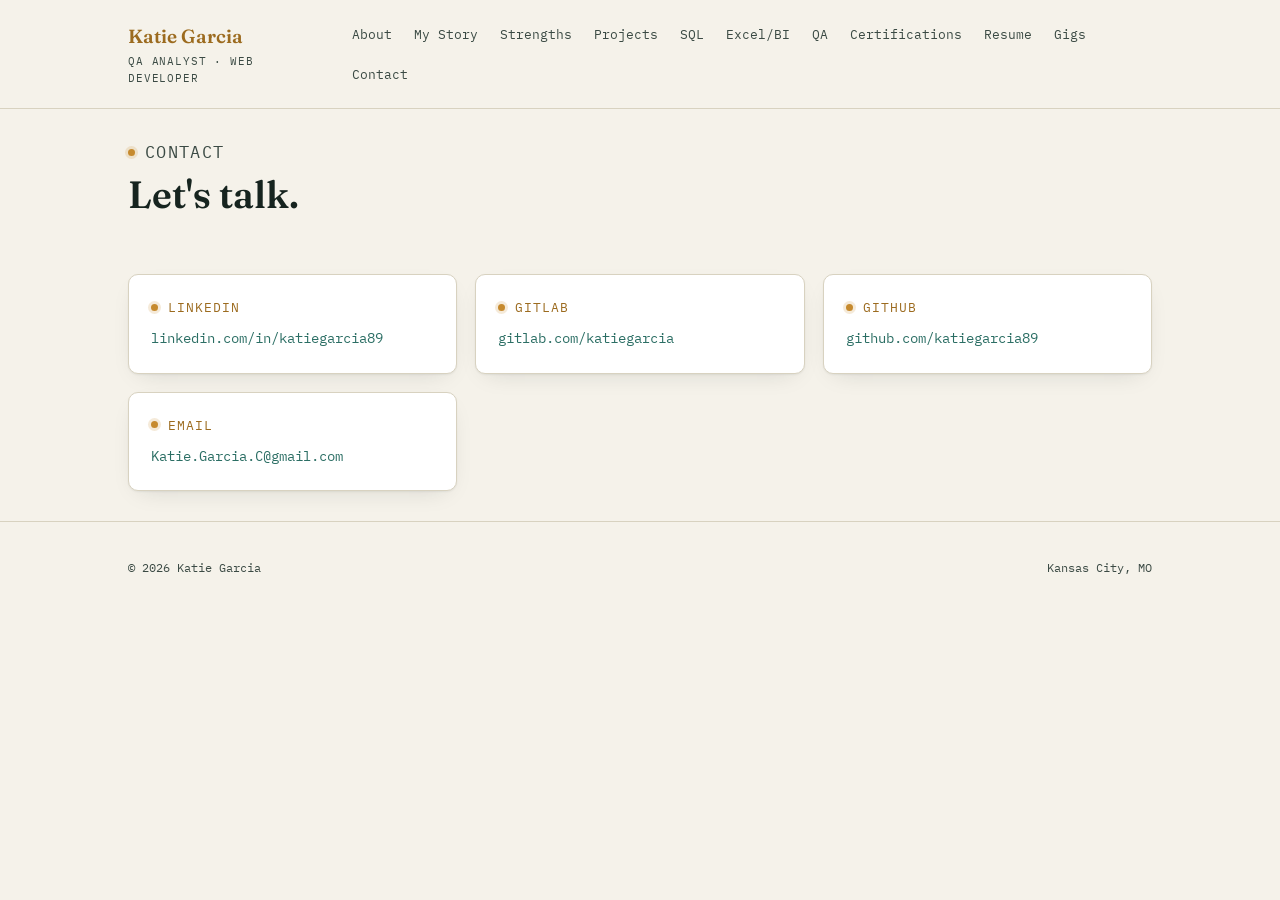
<file: contact.html>
<!DOCTYPE html>
<html lang="en">

<head>
  <meta charset="UTF-8">
  <meta name="viewport" content="width=device-width, initial-scale=1.0">
  <title>Contact Katie Garcia · QA Analyst &amp; Web Developer</title>
  <meta name="description" content="Get in touch with Katie Garcia — LinkedIn, GitLab, GitHub, and email.">
  <link rel="stylesheet" href="style.css">
</head>

<body>

  <nav class="site-nav">
    <div class="wrap">
      <div class="brand"><em>Katie Garcia</em><small>QA Analyst · Web Developer</small></div>
      <div class="nav-links">
        <a href="index.html#about">About</a>
        <a href="about.html">My Story</a>
        <a href="index.html#strengths">Strengths</a>
        <a href="index.html#projects">Projects</a>
        <a href="index.html#sql">SQL</a>
        <a href="index.html#excel">Excel/BI</a>
        <a href="index.html#qa">QA</a>
        <a href="index.html#certifications">Certifications</a>
        <a href="index.html#resume">Resume</a>
        <a href="gigs.html">Gigs</a>
        <a href="contact.html">Contact</a>
      </div>
    </div>
  </nav>

  <!-- CONTACT -->
  <section>
    <div class="wrap">
      <div class="section-head">
        <p class="eyebrow">Contact</p>
        <h2 class="section-title">Let's talk.</h2>
      </div>
      <div class="contact-grid">
        <div class="contact-card">
          <p class="eyebrow" style="margin-bottom:8px;">LinkedIn</p>
          <a href="https://www.linkedin.com/in/katiegarcia89" target="_blank"
            rel="noopener">linkedin.com/in/katiegarcia89</a>
        </div>
        <div class="contact-card">
          <p class="eyebrow" style="margin-bottom:8px;">GitLab</p>
          <a href="https://gitlab.com/katiegarcia" target="_blank" rel="noopener">gitlab.com/katiegarcia</a>
        </div>
        <div class="contact-card">
          <p class="eyebrow" style="margin-bottom:8px;">GitHub</p>
          <a href="https://github.com/katiegarcia89" target="_blank" rel="noopener">github.com/katiegarcia89</a>
        </div>
        <div class="contact-card">
          <p class="eyebrow" style="margin-bottom:8px;">Email</p>
          <a href="mailto:Katie.Garcia.C@gmail.com">Katie.Garcia.C@gmail.com</a>
        </div>
      </div>
    </div>
  </section>

  <footer>
    <div class="wrap" style="display:flex; justify-content:space-between; width:100%; flex-wrap:wrap; gap:10px;">
      <span>© 2026 Katie Garcia</span>
      <span>Kansas City, MO</span>
    </div>
  </footer>

</body>

</html>
</file>
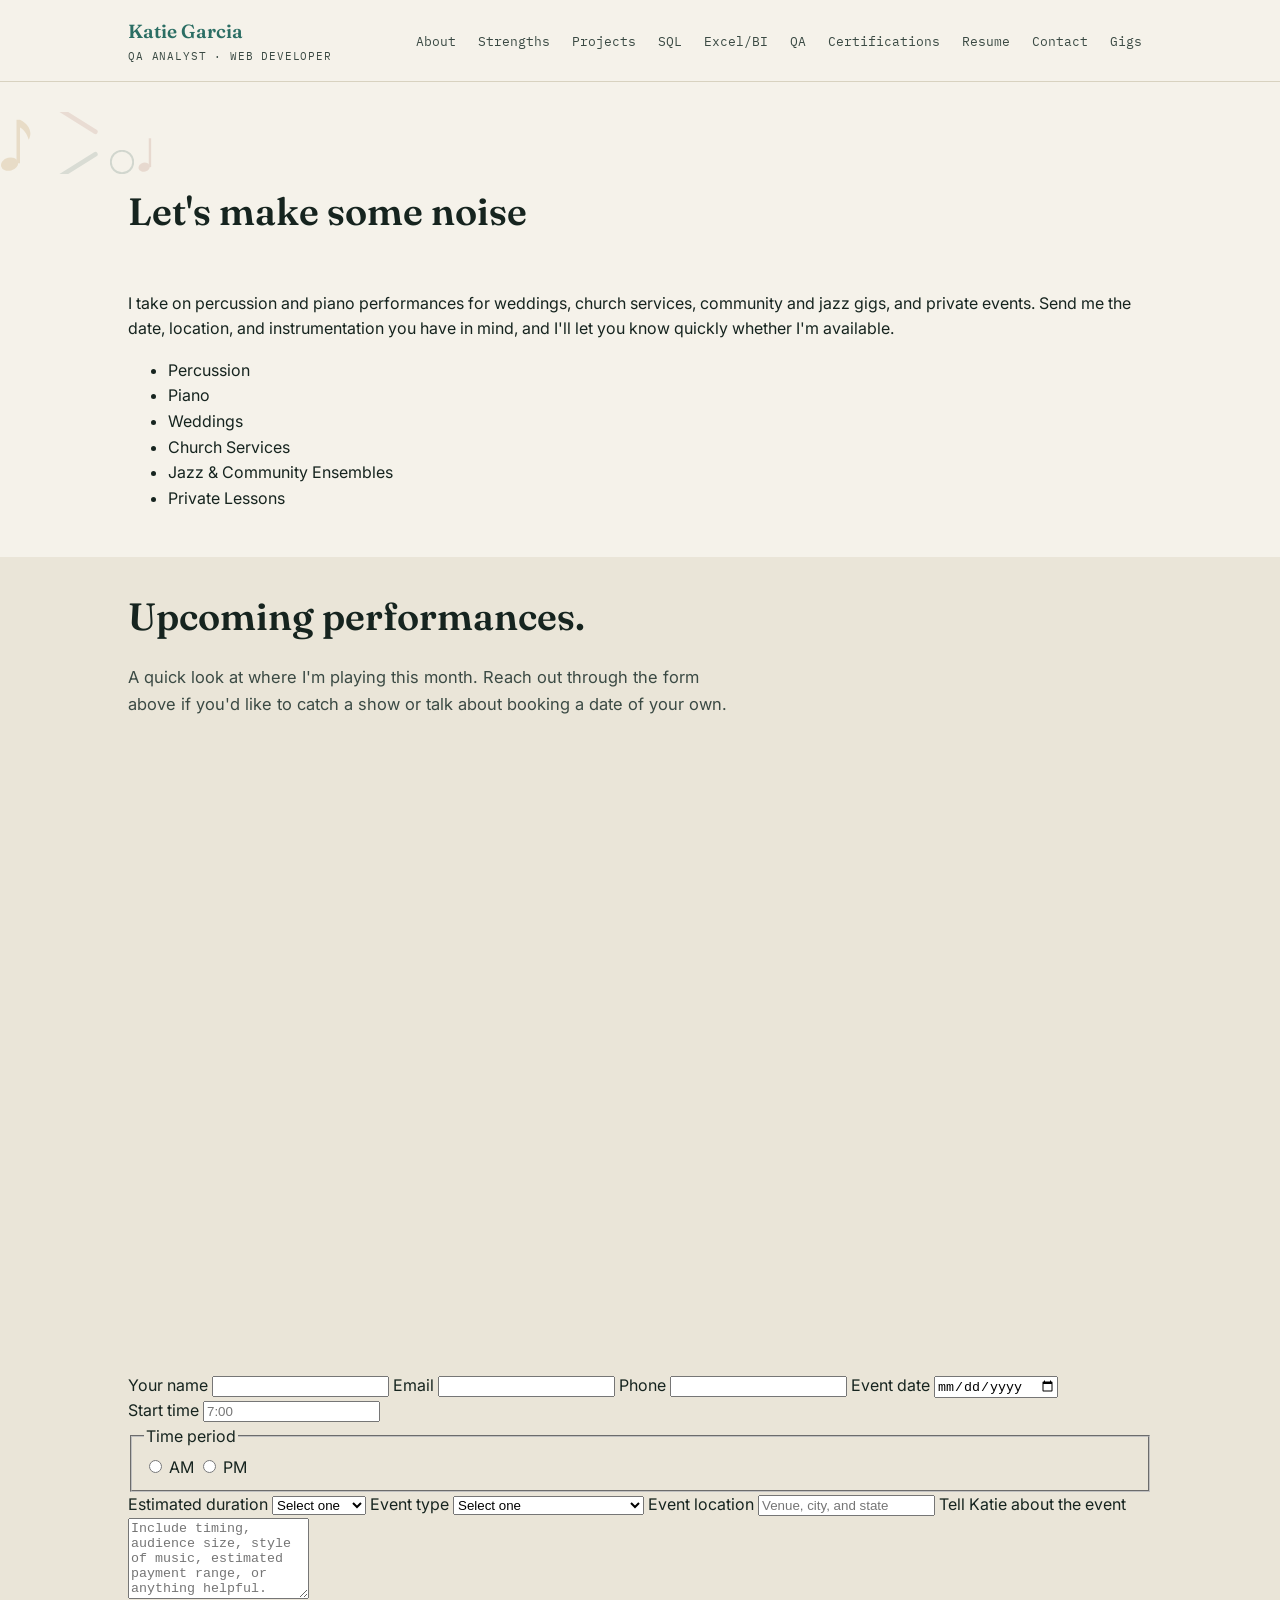
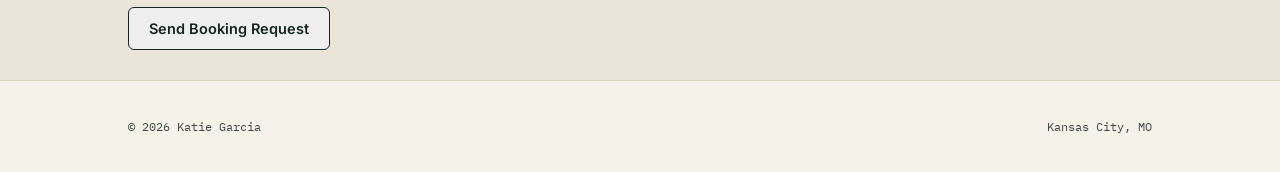
<file: gigs.html>
<!DOCTYPE html>
<html lang="en">

<head>
  <meta charset="UTF-8">
  <meta name="viewport" content="width=device-width, initial-scale=1.0">
  <title>Book Katie Garcia · Percussion &amp; Piano</title>
  <meta name="description"
    content="Book Katie Garcia for percussion or piano — weddings, church services, community and jazz gigs — and see her upcoming performance dates.">
  <link rel="stylesheet" href="style.css">
</head>

<body>

  <nav class="site-nav">
    <div class="wrap">
      <div class="brand"><em><a href="index.html#about">Katie Garcia</em></a><small>QA Analyst · Web Developer</small>
      </div>
      <div class="nav-links">
        <a href="index.html#about">About</a>
        <!--<a href="about.html">My Story</a>-->
        <a href="index.html#strengths">Strengths</a>
        <a href="index.html#projects">Projects</a>
        <a href="index.html#sql">SQL</a>
        <a href="index.html#excel">Excel/BI</a>
        <a href="index.html#qa">QA</a>
        <a href="certificates.html">Certifications</a>
        <a href="index.html#resume">Resume</a>
        <a href="index.html#contact">Contact</a>
        <a href="gigs.html">Gigs</a>
      </div>
    </div>
  </nav>

  <!-- GIGS / BOOKING -->
  <section class="gigs-section">
    <div class="gigs-decor" aria-hidden="true">
      <svg width="40" height="58" viewBox="0 0 46 66" style="top:10%;left:4%;opacity:.16;">
        <ellipse cx="11" cy="55" rx="10" ry="7.5" transform="rotate(-15 11 55)" fill="#a86f17" />
        <rect x="19" y="4" width="4" height="50" fill="#a86f17" />
        <path d="M23 4 C33 9 38 18 33 27 C31 20 27 15 23 13 Z" fill="#a86f17" />
      </svg>
      <svg width="62" height="62" viewBox="0 0 80 80" style="top:12%;right:6%;opacity:.14;">
        <rect x="6" y="68" width="68" height="6" rx="3" fill="#345c52" transform="rotate(-32 40 71)" />
        <rect x="6" y="6" width="68" height="6" rx="3" fill="#a45f4b" transform="rotate(32 40 9)" />
      </svg>
      <svg width="24" height="24" viewBox="0 0 30 30" style="bottom:14%;left:12%;opacity:.18;">
        <circle cx="15" cy="15" r="14" fill="none" stroke="#345c52" stroke-width="2.5" />
      </svg>
      <svg width="26" height="38" viewBox="0 0 34 50" style="bottom:10%;right:16%;opacity:.16;">
        <ellipse cx="8" cy="41" rx="7.5" ry="6" transform="rotate(-15 8 41)" fill="#a45f4b" />
        <rect x="14" y="3" width="3.2" height="38" fill="#a45f4b" />
      </svg>
    </div>

    <div class="wrap gigs-content">
      <div class="section-head">
        <!-- <p class="eyebrow">Book a Gig</p>-->
        <h2 class="section-title">Let's make some noise</h2>
      </div>

      <div class="gig-card">
        <!--<h3>Let's make some noise.</h3>-->
        <p>I take on percussion and piano performances for weddings, church services, community and jazz gigs, and
          private events. Send me the date, location, and instrumentation you have in mind, and I'll let you know
          quickly whether I'm available.</p>
        <ul class="gig-offer-list">
          <li>Percussion</li>
          <li>Piano</li>
          <li>Weddings</li>
          <li>Church Services</li>
          <li>Jazz &amp; Community Ensembles</li>
          <li>Private Lessons</li>
        </ul>
        <!--<div class="btn-row">
          <a class="btn btn-primary"
            href="mailto:Katie.Garcia.C@gmail.com?subject=Gig%20Inquiry&body=Event%20date%3A%0AVenue%2Flocation%3A%0AInstrument(s)%20needed%3A%0ASet%20length%2Fdetails%3A%0A">Request
            a date</a>
          <a class="btn btn-outline" href="contact.html">Other ways to reach me</a>-->
      </div>
    </div>
    </div>
  </section>

  <!-- PERFORMANCE CALENDAR -->
  <section style="background:var(--paper-dim);">
    <div class="wrap">
      <div class="section-head">
        <!-- <p class="eyebrow">When I'm Playing</p>-->
        <h2 class="section-title">Upcoming performances.</h2>
        <p>A quick look at where I'm playing this month. Reach out through the form above if you'd like to catch a
          show or talk about booking a date of your own.</p>
      </div>

      <div class="calendar-frame" aria-label="Marc Garcia full gig calendar">
        <iframe
          src="https://calendar.google.com/calendar/embed?src=bb5ec368f685aa1a6f6f5a2abc4212d357a484c0a4868cf20bf7b8bebab3c9e9%40group.calendar.google.com&ctz=America%2FChicago"
          style="border: 0" width="800" height="600" frameborder="0" scrolling="no">"
          title="Katie's full gig calendar" loading="lazy"></iframe>
      </div>
      <form class="booking-form" name="booking-request" method="POST" action="/thank-you.html" data-netlify="true"
        netlify-honeypot="bot-field">
        <!--<form class="booking-form" name="booking-request" method="POST" netlify data-netlify="true"
        netlify-honeypot="bot-field">-->
        <input type="hidden" name="form-name" value="booking-request">
        <!--<p class="hidden-field">
                    <label>Leave this blank: <input name="bot-field"></label>
                </p>-->
        <div class="form-grid">
          <label>
            Your name
            <input type="text" name="name" autocomplete="name" required>
          </label>
          <label>
            Email
            <input type="email" name="email" autocomplete="email" required>
          </label>
          <label>
            Phone
            <input type="tel" name="phone" autocomplete="tel">
          </label>
          <label>
            Event date
            <input type="date" id="event-date" name="event-date" required>
          </label>
          <div class="time-field">
            <label>
              Start time
              <input type="text" name="start-time" inputmode="numeric" placeholder="7:00">
            </label>
            <fieldset class="period-toggle" aria-label="Start time period">
              <legend>Time period</legend>
              <label class="period-option">
                <input type="radio" name="start-period" value="AM">
                <span>AM</span>
              </label>
              <label class="period-option">
                <input type="radio" name="start-period" value="PM">
                <span>PM</span>
              </label>
            </fieldset>
          </div>
          <label>
            Estimated duration
            <select name="duration">
              <option value="">Select one</option>
              <option>30 minutes</option>
              <option>1 hour</option>
              <option>1.5 hours</option>
              <option>2 hours</option>
              <option>3 hours</option>
              <option>4+ hours</option>
              <option>Not sure yet</option>
            </select>
          </label>
          <label>
            Event type
            <select name="event-type" required>
              <option value="">Select one</option>
              <option>Private event</option>
              <option>Wedding or ceremony</option>
              <option>Memorial or civic ceremony</option>
              <option>Jazz or concert performance</option>
              <option>Recording session</option>
              <option>Music lesson or clinic</option>
              <option>Other</option>
            </select>
          </label>
          <label class="form-wide">
            Event location
            <input type="text" name="location" autocomplete="street-address" placeholder="Venue, city, and state">
          </label>
          <label class="form-wide">
            Tell Katie about the event
            <textarea name="message" rows="5"
              placeholder="Include timing, audience size, style of music, estimated payment range, or anything helpful."
              required></textarea>
          </label>
        </div>
        <button class="btn btn-outline" type="submit">Send Booking Request</button>

      </form>
  </section>
  <footer>
    <div class="wrap" style="display:flex; justify-content:space-between; width:100%; flex-wrap:wrap; gap:10px;">
      <span>© 2026 Katie Garcia</span>
      <span>Kansas City, MO</span>
    </div>
  </footer>

  <script>
    //added for minimum date
    const eventDate = document.getElementById("event-date");

    const today = new Date();
    const yyyy = today.getFullYear();
    const mm = String(today.getMonth() + 1).padStart(2, "0");
    const dd = String(today.getDate()).padStart(2, "0");

    eventDate.min = `${yyyy}-${mm}-${dd}`;
  </script>
</body>

</html>
</file>
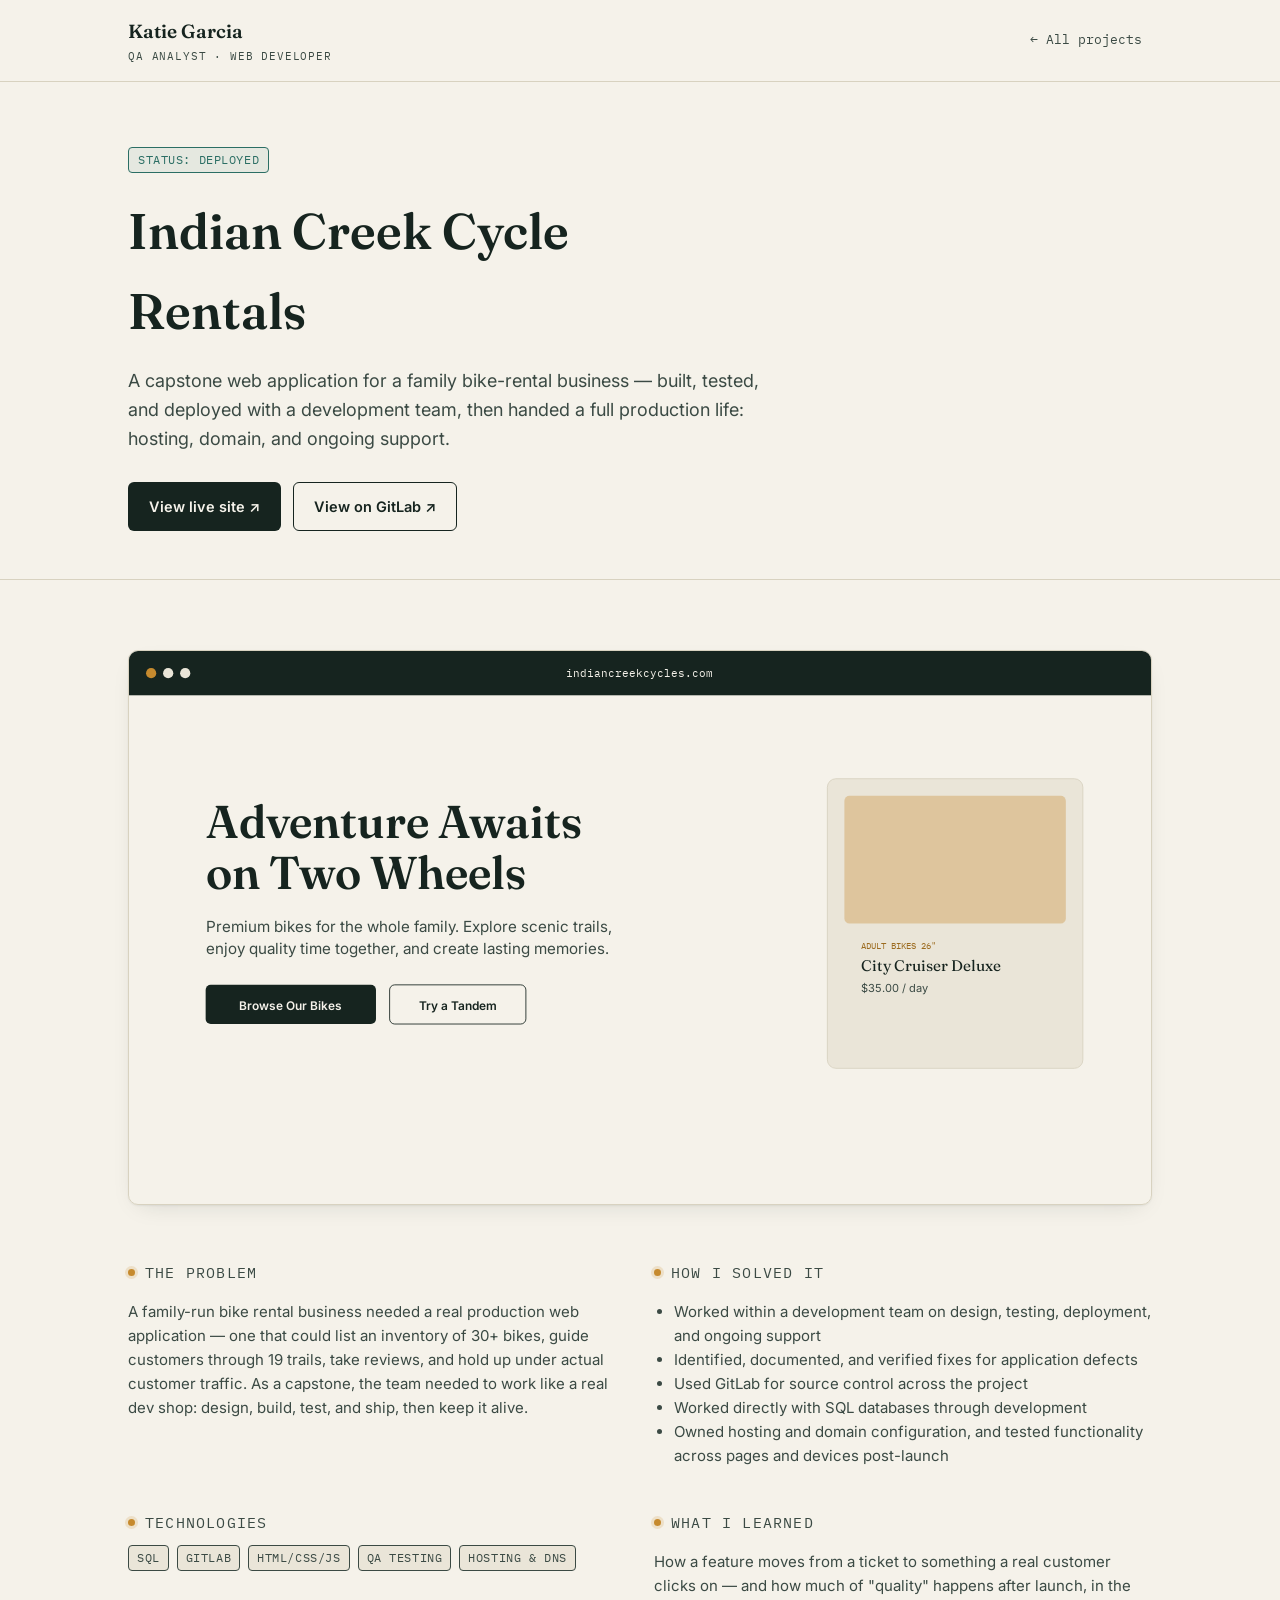
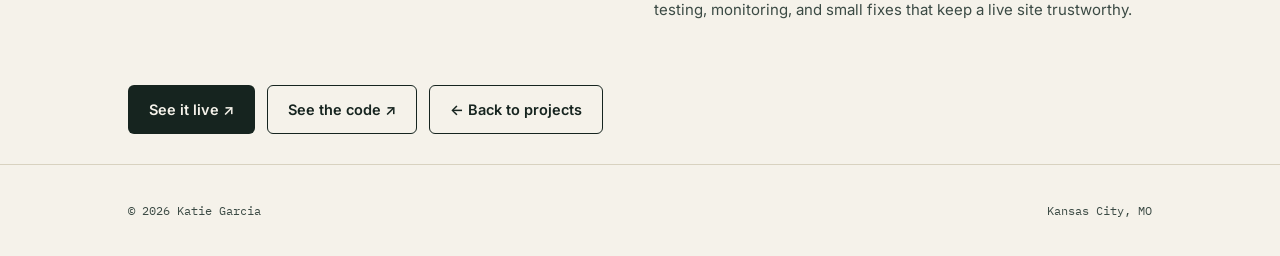
<file: indian-creek.html>
<!DOCTYPE html>
<html lang="en">
<head>
<meta charset="UTF-8">
<meta name="viewport" content="width=device-width, initial-scale=1.0">
<title>Indian Creek Cycle Rentals — Case Study | Katie Garcia</title>
<link rel="stylesheet" href="../style.css">
</head>
<body>

<nav class="site-nav">
  <div class="wrap">
    <div class="brand">Katie Garcia<small>QA Analyst · Web Developer</small></div>
    <div class="nav-links">
      <a href="../index.html#projects" class="back-link">← All projects</a>
    </div>
  </div>
</nav>

<header class="detail-hero">
  <div class="wrap">
    <span class="tag pass">Status: Deployed</span>
    <h1>Indian Creek Cycle Rentals</h1>
    <p class="lede">A capstone web application for a family bike-rental business — built, tested, and deployed with a development team, then handed a full production life: hosting, domain, and ongoing support.</p>
    <div class="btn-row">
      <a class="btn btn-primary" href="https://www.indiancreekcycles.com" target="_blank" rel="noopener">View live site ↗</a>
      <a class="btn btn-outline" href="https://gitlab.com/katiegarcia" target="_blank" rel="noopener">View on GitLab ↗</a>
    </div>
  </div>
</header>

<section>
  <div class="wrap">

    <div class="shot-frame" aria-hidden="true">
      <svg viewBox="0 0 1200 640" xmlns="http://www.w3.org/2000/svg" role="img" aria-label="Preview of the Indian Creek Cycles homepage">
        <rect width="1200" height="640" fill="#F5F2EA"/>
        <rect width="1200" height="52" fill="#16241F"/>
        <circle cx="26" cy="26" r="6" fill="#C68A2E"/>
        <circle cx="46" cy="26" r="6" fill="#EAE5D8"/>
        <circle cx="66" cy="26" r="6" fill="#EAE5D8"/>
        <text x="600" y="31" text-anchor="middle" font-family="IBM Plex Mono, monospace" font-size="13" fill="#F5F2EA">indiancreekcycles.com</text>
        <text x="90" y="220" font-family="Fraunces, serif" font-size="54" font-weight="600" fill="#16241F">Adventure Awaits</text>
        <text x="90" y="280" font-family="Fraunces, serif" font-size="54" font-weight="600" fill="#16241F">on Two Wheels</text>
        <text x="90" y="330" font-family="Inter, sans-serif" font-size="18" fill="#3B4A44">Premium bikes for the whole family. Explore scenic trails,</text>
        <text x="90" y="356" font-family="Inter, sans-serif" font-size="18" fill="#3B4A44">enjoy quality time together, and create lasting memories.</text>
        <rect x="90" y="392" width="200" height="46" rx="6" fill="#16241F"/>
        <text x="190" y="421" text-anchor="middle" font-family="Inter, sans-serif" font-weight="600" font-size="14" fill="#F5F2EA">Browse Our Bikes</text>
        <rect x="306" y="392" width="160" height="46" rx="6" fill="none" stroke="#16241F"/>
        <text x="386" y="421" text-anchor="middle" font-family="Inter, sans-serif" font-weight="600" font-size="14" fill="#16241F">Try a Tandem</text>
        <rect x="820" y="150" width="300" height="340" rx="10" fill="#EAE5D8" stroke="#D8D2C0"/>
        <rect x="840" y="170" width="260" height="150" rx="6" fill="#C68A2E" opacity="0.35"/>
        <text x="860" y="350" font-family="IBM Plex Mono, monospace" font-size="11" fill="#9C6B1F">ADULT BIKES 26"</text>
        <text x="860" y="376" font-family="Fraunces, serif" font-size="18" fill="#16241F">City Cruiser Deluxe</text>
        <text x="860" y="400" font-family="Inter, sans-serif" font-size="13" fill="#3B4A44">$35.00 / day</text>
      </svg>
    </div>

    <div class="qa-grid">
      <div class="qa-block">
        <p class="eyebrow">The Problem</p>
        <p>A family-run bike rental business needed a real production web application — one that could list an inventory of 30+ bikes, guide customers through 19 trails, take reviews, and hold up under actual customer traffic. As a capstone, the team needed to work like a real dev shop: design, build, test, and ship, then keep it alive.</p>
      </div>
      <div class="qa-block">
        <p class="eyebrow">How I Solved It</p>
        <ul>
          <li>Worked within a development team on design, testing, deployment, and ongoing support</li>
          <li>Identified, documented, and verified fixes for application defects</li>
          <li>Used GitLab for source control across the project</li>
          <li>Worked directly with SQL databases through development</li>
          <li>Owned hosting and domain configuration, and tested functionality across pages and devices post-launch</li>
        </ul>
      </div>
      <div class="qa-block">
        <p class="eyebrow">Technologies</p>
        <ul class="stack" style="list-style:none; padding:0; display:flex; flex-wrap:wrap; gap:8px;">
          <li class="tag">SQL</li><li class="tag">GitLab</li><li class="tag">HTML/CSS/JS</li><li class="tag">QA Testing</li><li class="tag">Hosting &amp; DNS</li>
        </ul>
      </div>
      <div class="qa-block">
        <p class="eyebrow">What I Learned</p>
        <p>How a feature moves from a ticket to something a real customer clicks on — and how much of "quality" happens after launch, in the testing, monitoring, and small fixes that keep a live site trustworthy.</p>
      </div>
    </div>

    <div class="btn-row" style="margin-top:48px;">
      <a class="btn btn-primary" href="https://www.indiancreekcycles.com" target="_blank" rel="noopener">See it live ↗</a>
      <a class="btn btn-outline" href="https://gitlab.com/katiegarcia" target="_blank" rel="noopener">See the code ↗</a>
      <a class="btn btn-outline" href="../index.html#projects">← Back to projects</a>
    </div>
  </div>
</section>

<footer>
  <div class="wrap" style="display:flex; justify-content:space-between; width:100%; flex-wrap:wrap; gap:10px;">
    <span>© 2026 Katie Garcia</span>
    <span>Kansas City, MO</span>
  </div>
</footer>

</body>
</html>
</file>
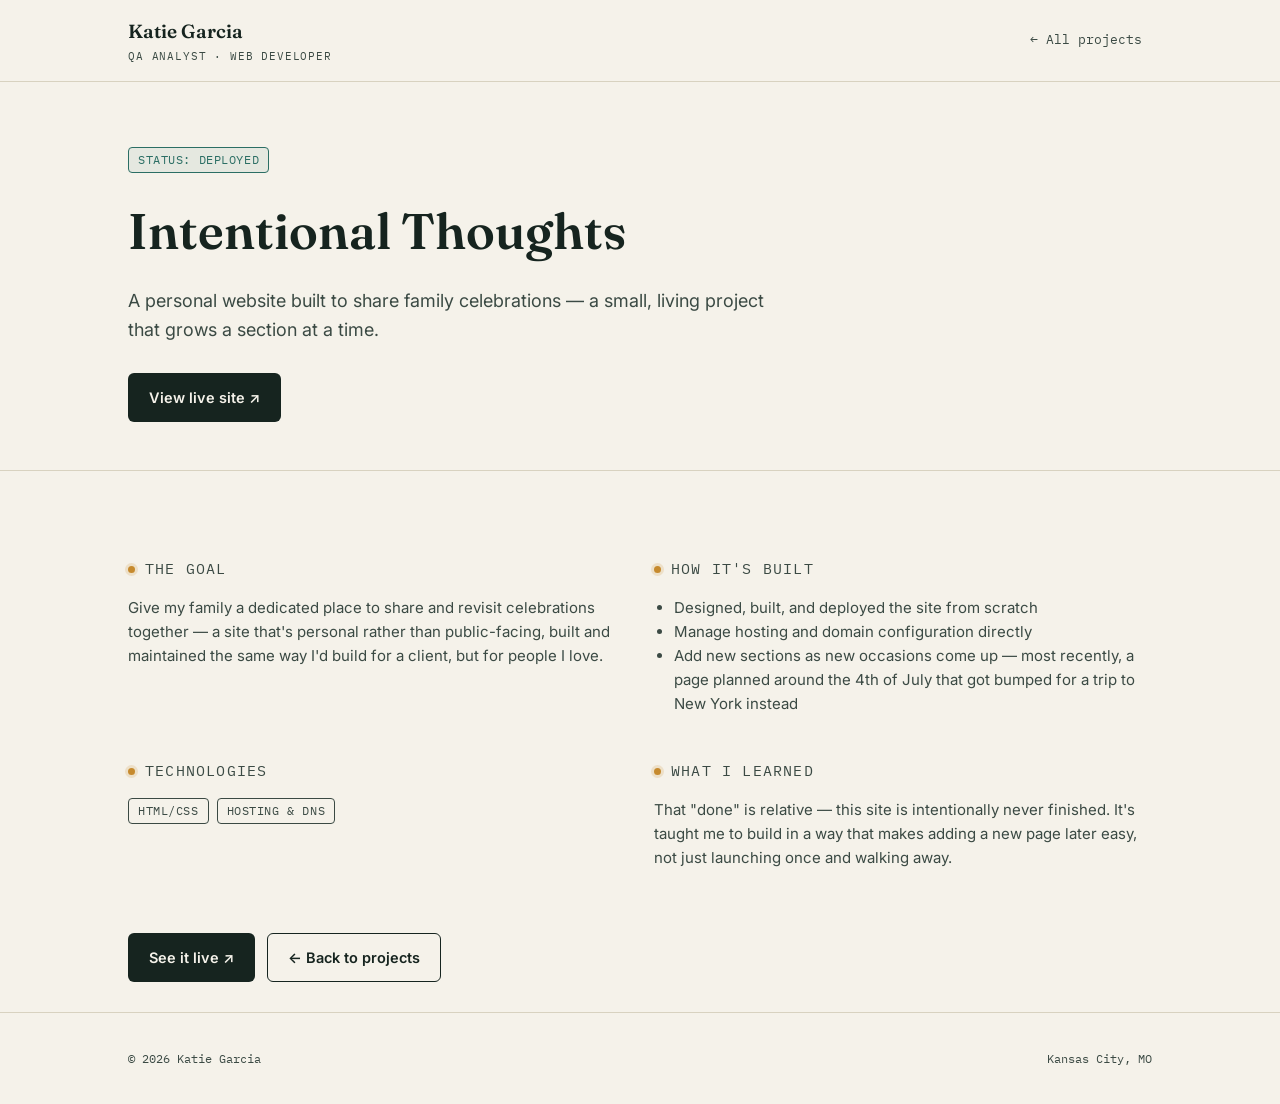
<file: intentional-thoughts.html>
<!DOCTYPE html>
<html lang="en">
<head>
<meta charset="UTF-8">
<meta name="viewport" content="width=device-width, initial-scale=1.0">
<title>Intentional Thoughts — Case Study | Katie Garcia</title>
<link rel="stylesheet" href="../style.css">
</head>
<body>

<nav class="site-nav">
  <div class="wrap">
    <div class="brand">Katie Garcia<small>QA Analyst · Web Developer</small></div>
    <div class="nav-links">
      <a href="../index.html#projects" class="back-link">← All projects</a>
    </div>
  </div>
</nav>

<header class="detail-hero">
  <div class="wrap">
    <span class="tag pass">Status: Deployed</span>
    <h1>Intentional Thoughts</h1>
    <p class="lede">A personal website built to share family celebrations — a small, living project that grows a section at a time.</p>
    <div class="btn-row">
      <a class="btn btn-primary" href="https://intentionalthoughts.com" target="_blank" rel="noopener">View live site ↗</a>
    </div>
  </div>
</header>

<section>
  <div class="wrap">

    <div class="qa-grid">
      <div class="qa-block">
        <p class="eyebrow">The Goal</p>
        <p>Give my family a dedicated place to share and revisit celebrations together — a site that's personal rather than public-facing, built and maintained the same way I'd build for a client, but for people I love.</p>
      </div>
      <div class="qa-block">
        <p class="eyebrow">How It's Built</p>
        <ul>
          <li>Designed, built, and deployed the site from scratch</li>
          <li>Manage hosting and domain configuration directly</li>
          <li>Add new sections as new occasions come up — most recently, a page planned around the 4th of July that got bumped for a trip to New York instead</li>
        </ul>
      </div>
      <div class="qa-block">
        <p class="eyebrow">Technologies</p>
        <ul style="list-style:none; padding:0; display:flex; flex-wrap:wrap; gap:8px;">
          <li class="tag">HTML/CSS</li><li class="tag">Hosting &amp; DNS</li>
        </ul>
      </div>
      <div class="qa-block">
        <p class="eyebrow">What I Learned</p>
        <p>That "done" is relative — this site is intentionally never finished. It's taught me to build in a way that makes adding a new page later easy, not just launching once and walking away.</p>
      </div>
    </div>

    <div class="btn-row" style="margin-top:48px;">
      <a class="btn btn-primary" href="https://intentionalthoughts.com" target="_blank" rel="noopener">See it live ↗</a>
      <a class="btn btn-outline" href="../index.html#projects">← Back to projects</a>
    </div>
  </div>
</section>

<footer>
  <div class="wrap" style="display:flex; justify-content:space-between; width:100%; flex-wrap:wrap; gap:10px;">
    <span>© 2026 Katie Garcia</span>
    <span>Kansas City, MO</span>
  </div>
</footer>

</body>
</html>
</file>
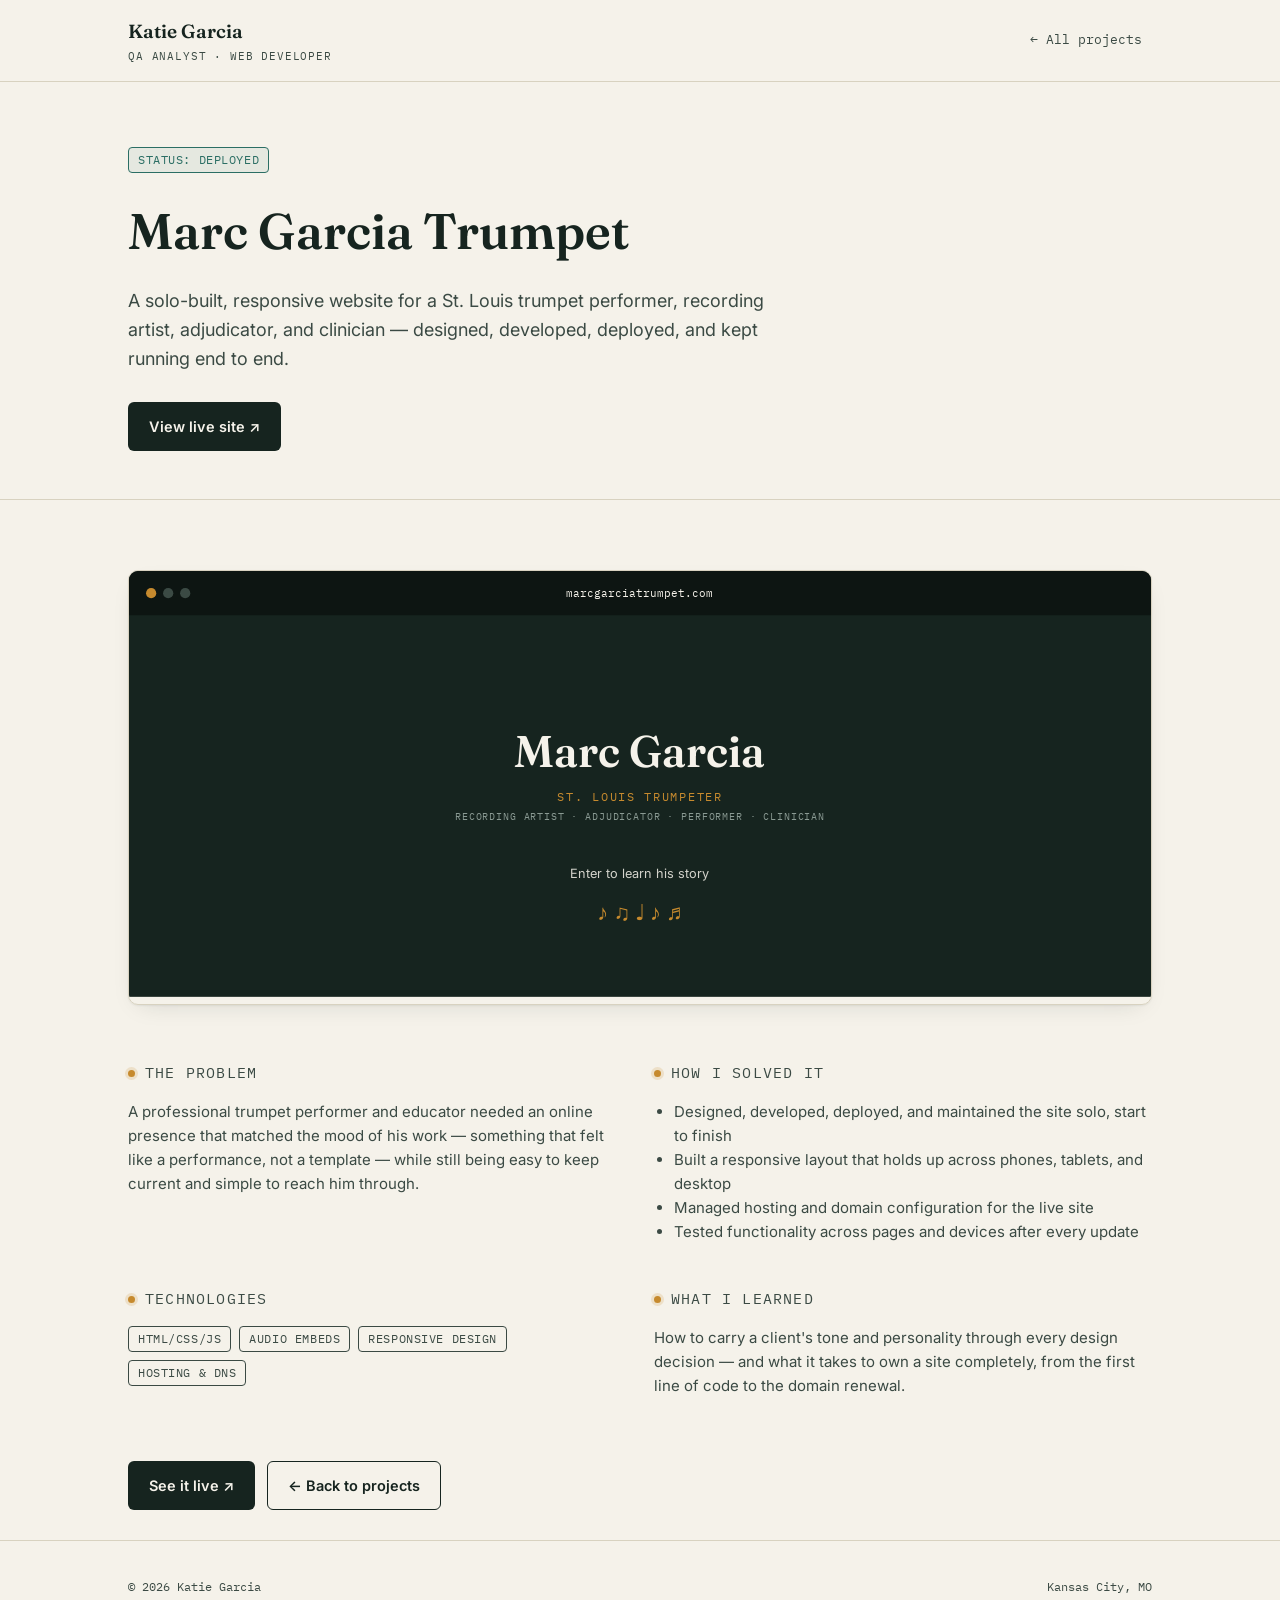
<file: marc-garcia-trumpet.html>
<!DOCTYPE html>
<html lang="en">
<head>
<meta charset="UTF-8">
<meta name="viewport" content="width=device-width, initial-scale=1.0">
<title>Marc Garcia Trumpet — Case Study | Katie Garcia</title>
<link rel="stylesheet" href="../style.css">
</head>
<body>

<nav class="site-nav">
  <div class="wrap">
    <div class="brand">Katie Garcia<small>QA Analyst · Web Developer</small></div>
    <div class="nav-links">
      <a href="../index.html#projects" class="back-link">← All projects</a>
    </div>
  </div>
</nav>

<header class="detail-hero">
  <div class="wrap">
    <span class="tag pass">Status: Deployed</span>
    <h1>Marc Garcia Trumpet</h1>
    <p class="lede">A solo-built, responsive website for a St. Louis trumpet performer, recording artist, adjudicator, and clinician — designed, developed, deployed, and kept running end to end.</p>
    <div class="btn-row">
      <a class="btn btn-primary" href="https://marcgarciatrumpet.com" target="_blank" rel="noopener">View live site ↗</a>
    </div>
  </div>
</header>

<section>
  <div class="wrap">

    <div class="shot-frame" aria-hidden="true">
      <svg viewBox="0 0 1200 500" xmlns="http://www.w3.org/2000/svg" role="img" aria-label="Preview of the Marc Garcia Trumpet homepage">
        <rect width="1200" height="500" fill="#16241F"/>
        <rect width="1200" height="52" fill="#0d1512"/>
        <circle cx="26" cy="26" r="6" fill="#C68A2E"/>
        <circle cx="46" cy="26" r="6" fill="#3B4A44"/>
        <circle cx="66" cy="26" r="6" fill="#3B4A44"/>
        <text x="600" y="31" text-anchor="middle" font-family="IBM Plex Mono, monospace" font-size="13" fill="#F5F2EA">marcgarciatrumpet.com</text>
        <text x="600" y="230" text-anchor="middle" font-family="Fraunces, serif" font-size="52" font-weight="600" fill="#F5F2EA">Marc Garcia</text>
        <text x="600" y="270" text-anchor="middle" font-family="IBM Plex Mono, monospace" font-size="14" letter-spacing="2" fill="#C68A2E">ST. LOUIS TRUMPETER</text>
        <text x="600" y="292" text-anchor="middle" font-family="IBM Plex Mono, monospace" font-size="12" letter-spacing="1" fill="#8a9a93">RECORDING ARTIST · ADJUDICATOR · PERFORMER · CLINICIAN</text>
        <text x="600" y="360" text-anchor="middle" font-family="Inter, sans-serif" font-size="15" fill="#F5F2EA" opacity="0.85">Enter to learn his story</text>
        <text x="600" y="410" text-anchor="middle" font-family="Fraunces, serif" font-size="26" fill="#C68A2E">♪ ♫ ♩ ♪ ♬</text>
      </svg>
    </div>

    <div class="qa-grid">
      <div class="qa-block">
        <p class="eyebrow">The Problem</p>
        <p>A professional trumpet performer and educator needed an online presence that matched the mood of his work — something that felt like a performance, not a template — while still being easy to keep current and simple to reach him through.</p>
      </div>
      <div class="qa-block">
        <p class="eyebrow">How I Solved It</p>
        <ul>
          <li>Designed, developed, deployed, and maintained the site solo, start to finish</li>
          <li>Built a responsive layout that holds up across phones, tablets, and desktop</li>
          <li>Managed hosting and domain configuration for the live site</li>
          <li>Tested functionality across pages and devices after every update</li>
        </ul>
      </div>
      <div class="qa-block">
        <p class="eyebrow">Technologies</p>
        <ul style="list-style:none; padding:0; display:flex; flex-wrap:wrap; gap:8px;">
          <li class="tag">HTML/CSS/JS</li><li class="tag">Audio Embeds</li><li class="tag">Responsive Design</li><li class="tag">Hosting &amp; DNS</li>
        </ul>
      </div>
      <div class="qa-block">
        <p class="eyebrow">What I Learned</p>
        <p>How to carry a client's tone and personality through every design decision — and what it takes to own a site completely, from the first line of code to the domain renewal.</p>
      </div>
    </div>

    <div class="btn-row" style="margin-top:48px;">
      <a class="btn btn-primary" href="https://marcgarciatrumpet.com" target="_blank" rel="noopener">See it live ↗</a>
      <a class="btn btn-outline" href="../index.html#projects">← Back to projects</a>
    </div>
  </div>
</section>

<footer>
  <div class="wrap" style="display:flex; justify-content:space-between; width:100%; flex-wrap:wrap; gap:10px;">
    <span>© 2026 Katie Garcia</span>
    <span>Kansas City, MO</span>
  </div>
</footer>

</body>
</html>
</file>
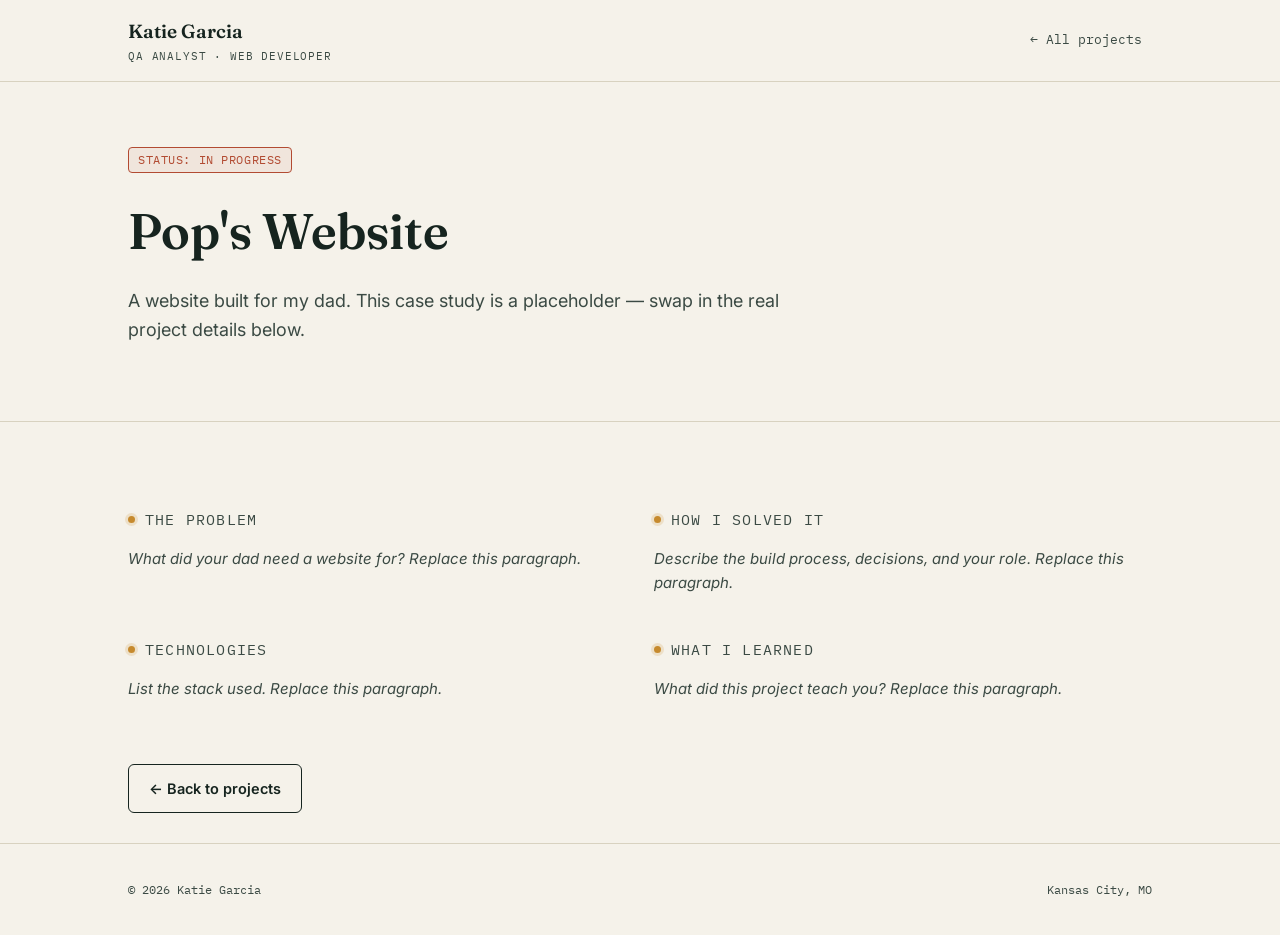
<file: pops-website.html>
<!DOCTYPE html>
<html lang="en">
<head>
<meta charset="UTF-8">
<meta name="viewport" content="width=device-width, initial-scale=1.0">
<title>Pop's Website — Case Study | Katie Garcia</title>
<link rel="stylesheet" href="../style.css">
</head>
<body>

<nav class="site-nav">
  <div class="wrap">
    <div class="brand">Katie Garcia<small>QA Analyst · Web Developer</small></div>
    <div class="nav-links">
      <a href="../index.html#projects" class="back-link">← All projects</a>
    </div>
  </div>
</nav>

<header class="detail-hero">
  <div class="wrap">
    <span class="tag wip">Status: In Progress</span>
    <h1>Pop's Website</h1>
    <p class="lede">A website built for my dad. This case study is a placeholder — swap in the real project details below.</p>
  </div>
</header>

<section>
  <div class="wrap">
    <div class="qa-grid">
      <div class="qa-block">
        <p class="eyebrow">The Problem</p>
        <p><em>What did your dad need a website for? Replace this paragraph.</em></p>
      </div>
      <div class="qa-block">
        <p class="eyebrow">How I Solved It</p>
        <p><em>Describe the build process, decisions, and your role. Replace this paragraph.</em></p>
      </div>
      <div class="qa-block">
        <p class="eyebrow">Technologies</p>
        <p><em>List the stack used. Replace this paragraph.</em></p>
      </div>
      <div class="qa-block">
        <p class="eyebrow">What I Learned</p>
        <p><em>What did this project teach you? Replace this paragraph.</em></p>
      </div>
    </div>

    <div class="btn-row" style="margin-top:48px;">
      <a class="btn btn-outline" href="../index.html#projects">← Back to projects</a>
    </div>
  </div>
</section>

<footer>
  <div class="wrap" style="display:flex; justify-content:space-between; width:100%; flex-wrap:wrap; gap:10px;">
    <span>© 2026 Katie Garcia</span>
    <span>Kansas City, MO</span>
  </div>
</footer>

</body>
</html>
</file>
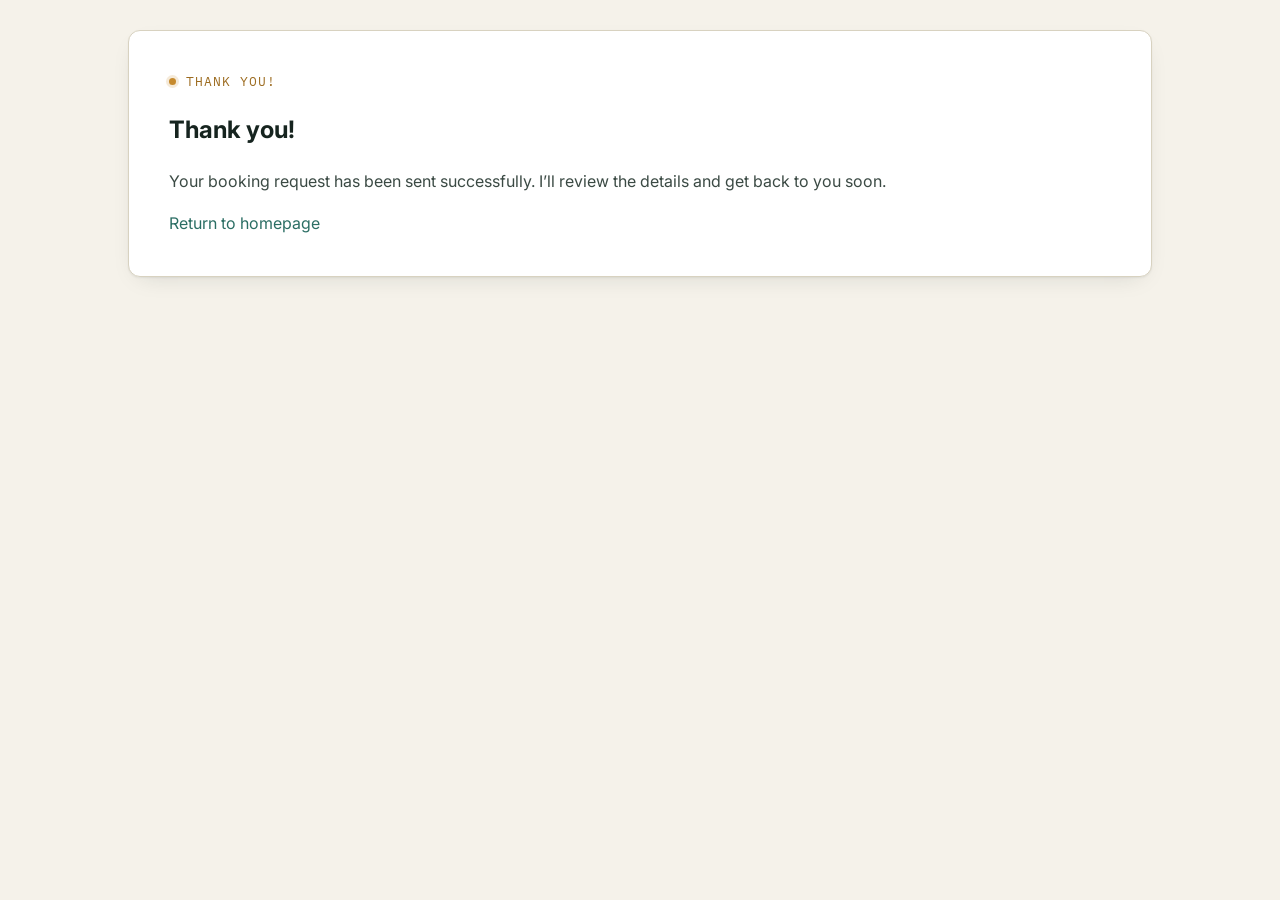
<file: thank-you.html>
<!DOCTYPE html>
<html lang="en">

<head>
  <meta charset="UTF-8">
  <meta name="viewport" content="width=device-width, initial-scale=1.0">
  <title>Thank You | Katie Garcia</title>
  <link rel="stylesheet" href="style.css">
</head>

<body>



  <section id="resume">
    <div class="wrap">
      <div class="resume-box">

        <p class="eyebrow" style="margin-bottom:4px;">Thank you!</p>
        <h1>Thank you!</h1>
        <p style="color:var(--ink-soft);">Your booking request has been sent successfully.
          I’ll review the details and get back to you soon.
        </p>


        <a href="/">Return to homepage</a>
      </div>
    </div>
  </section>


</body>

</html>
</file>
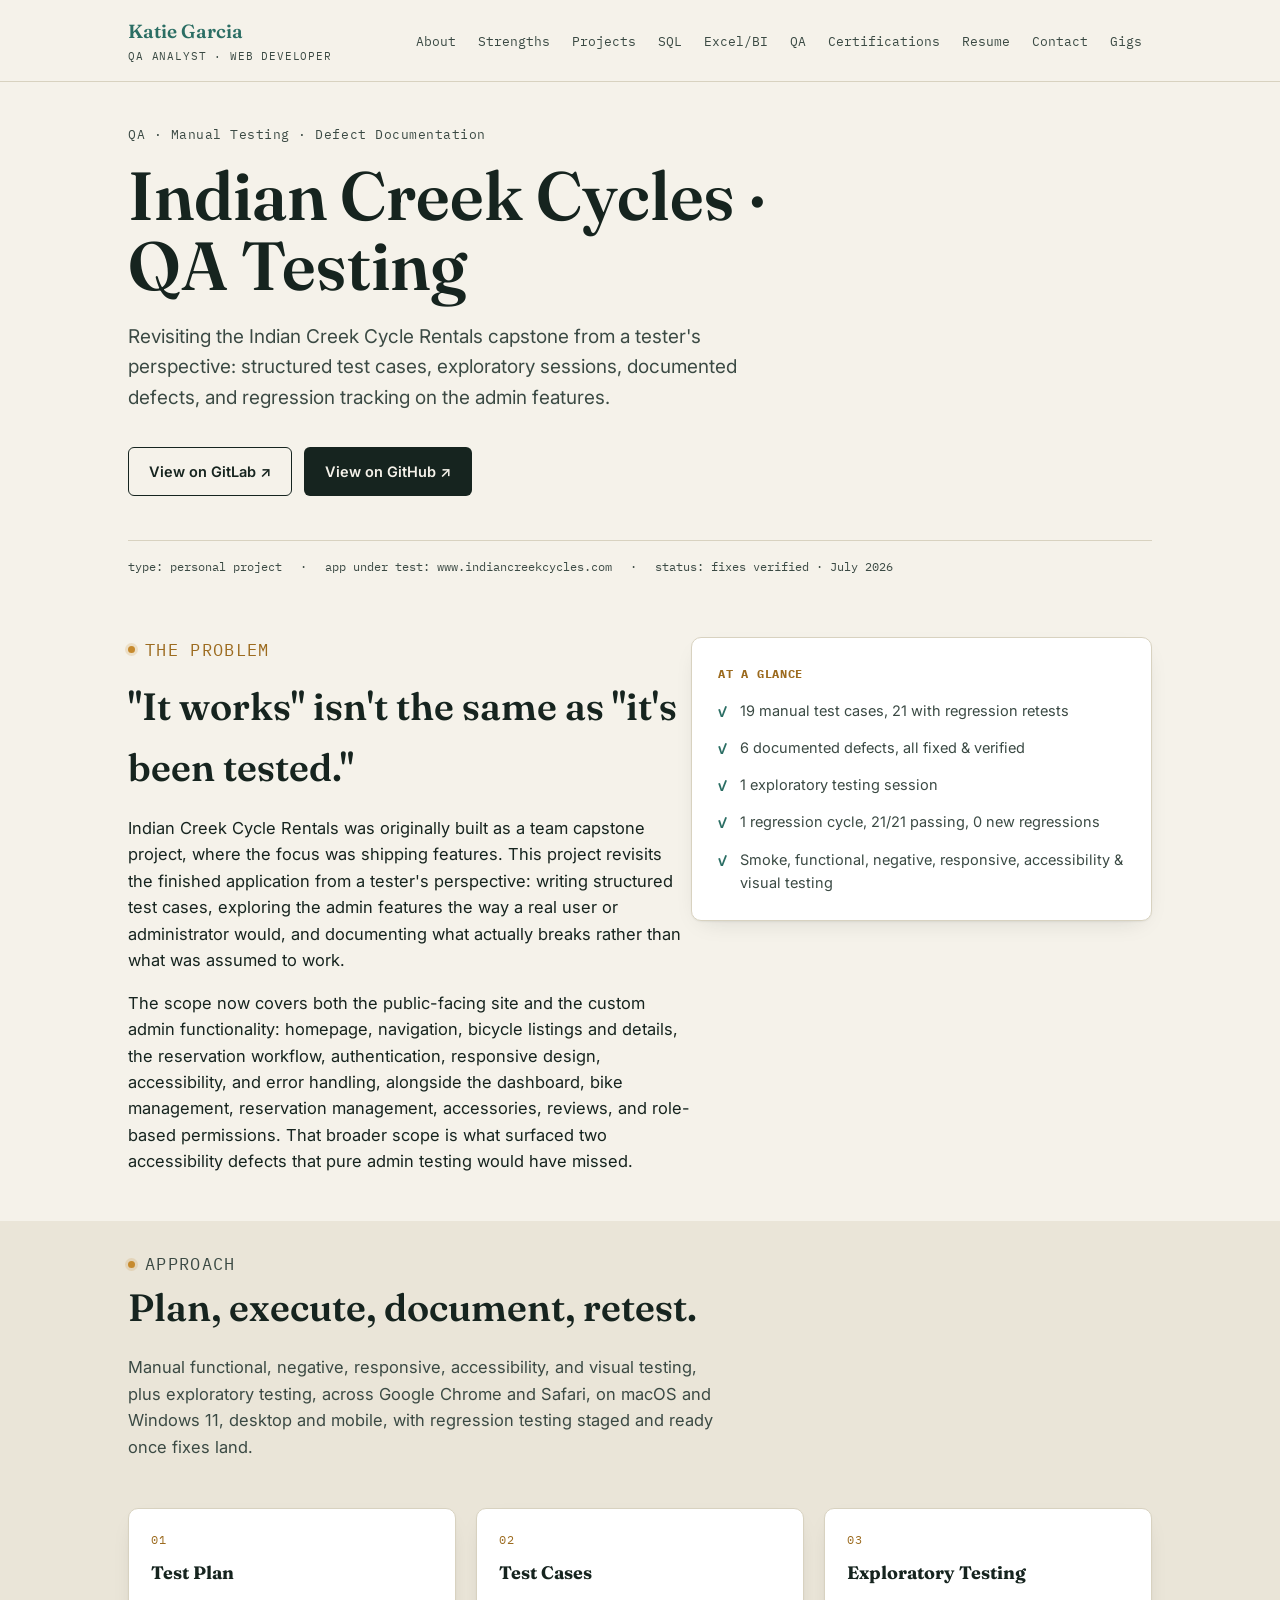
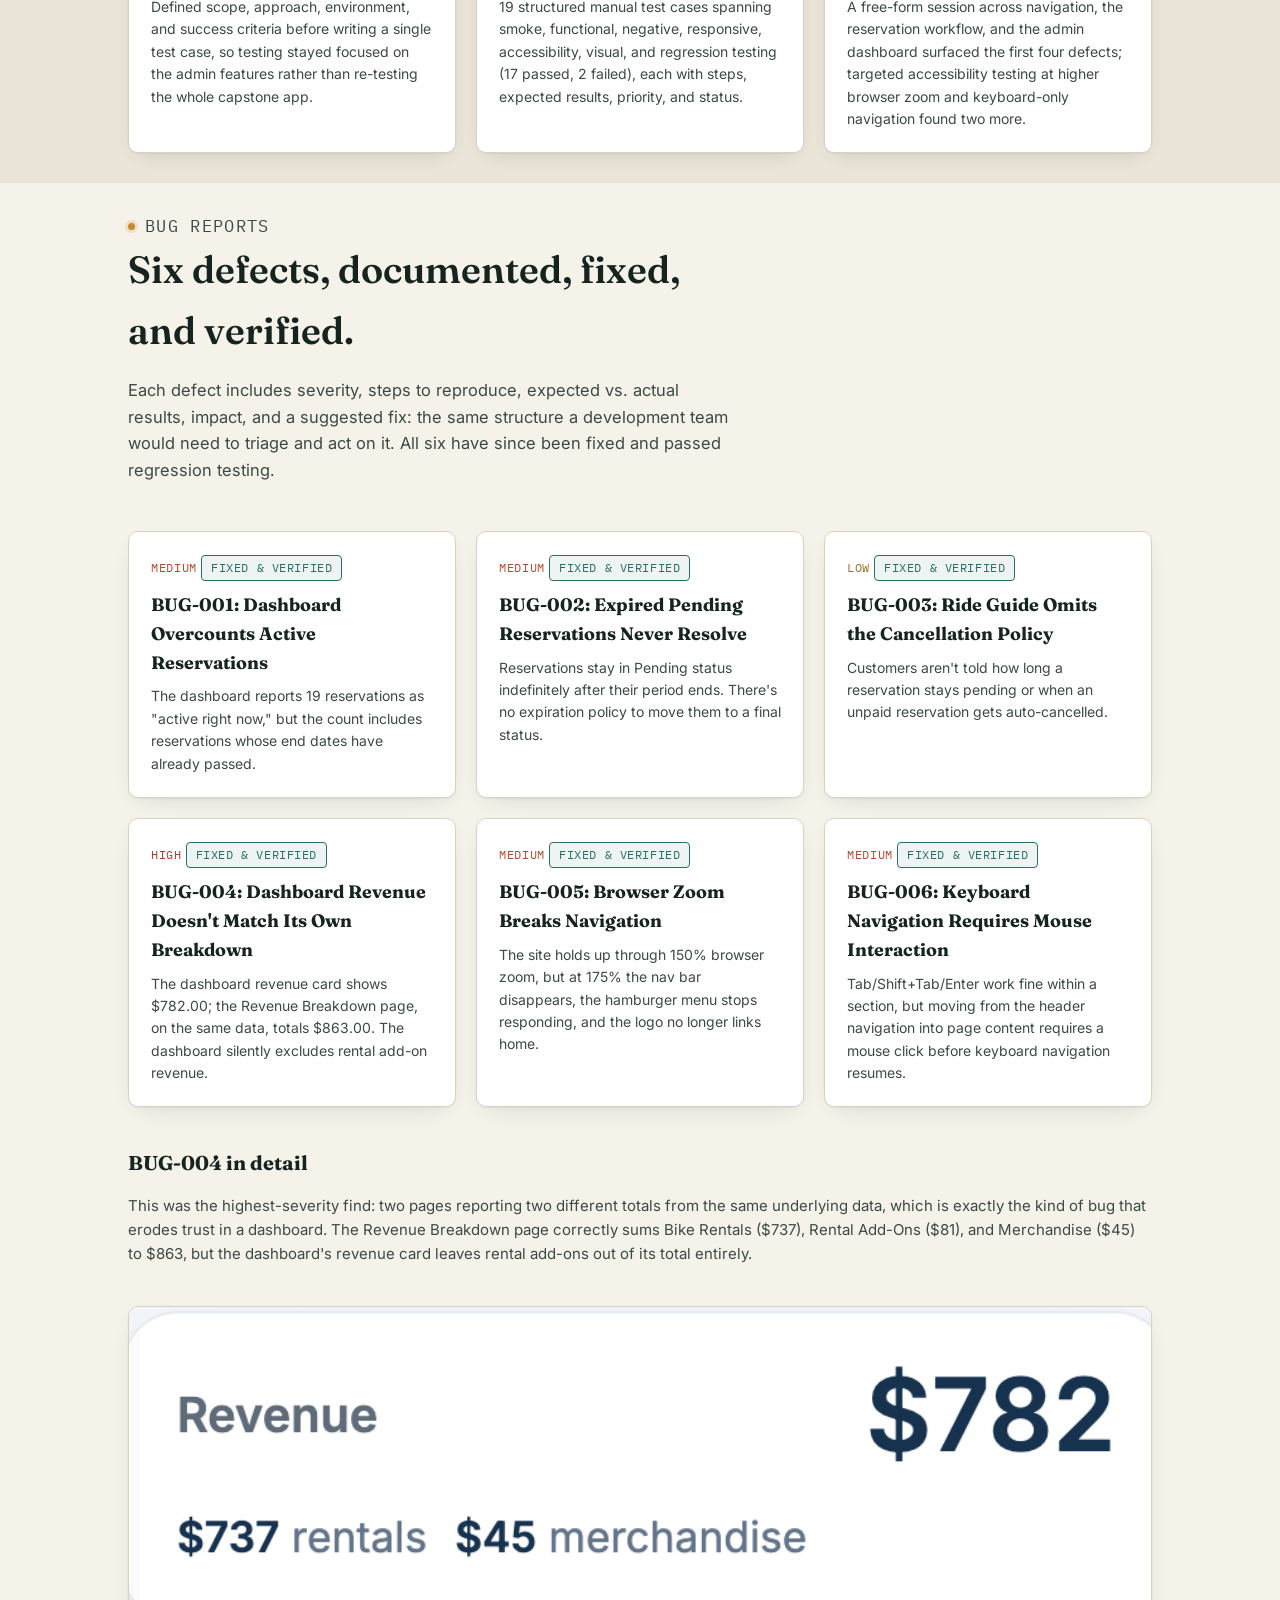
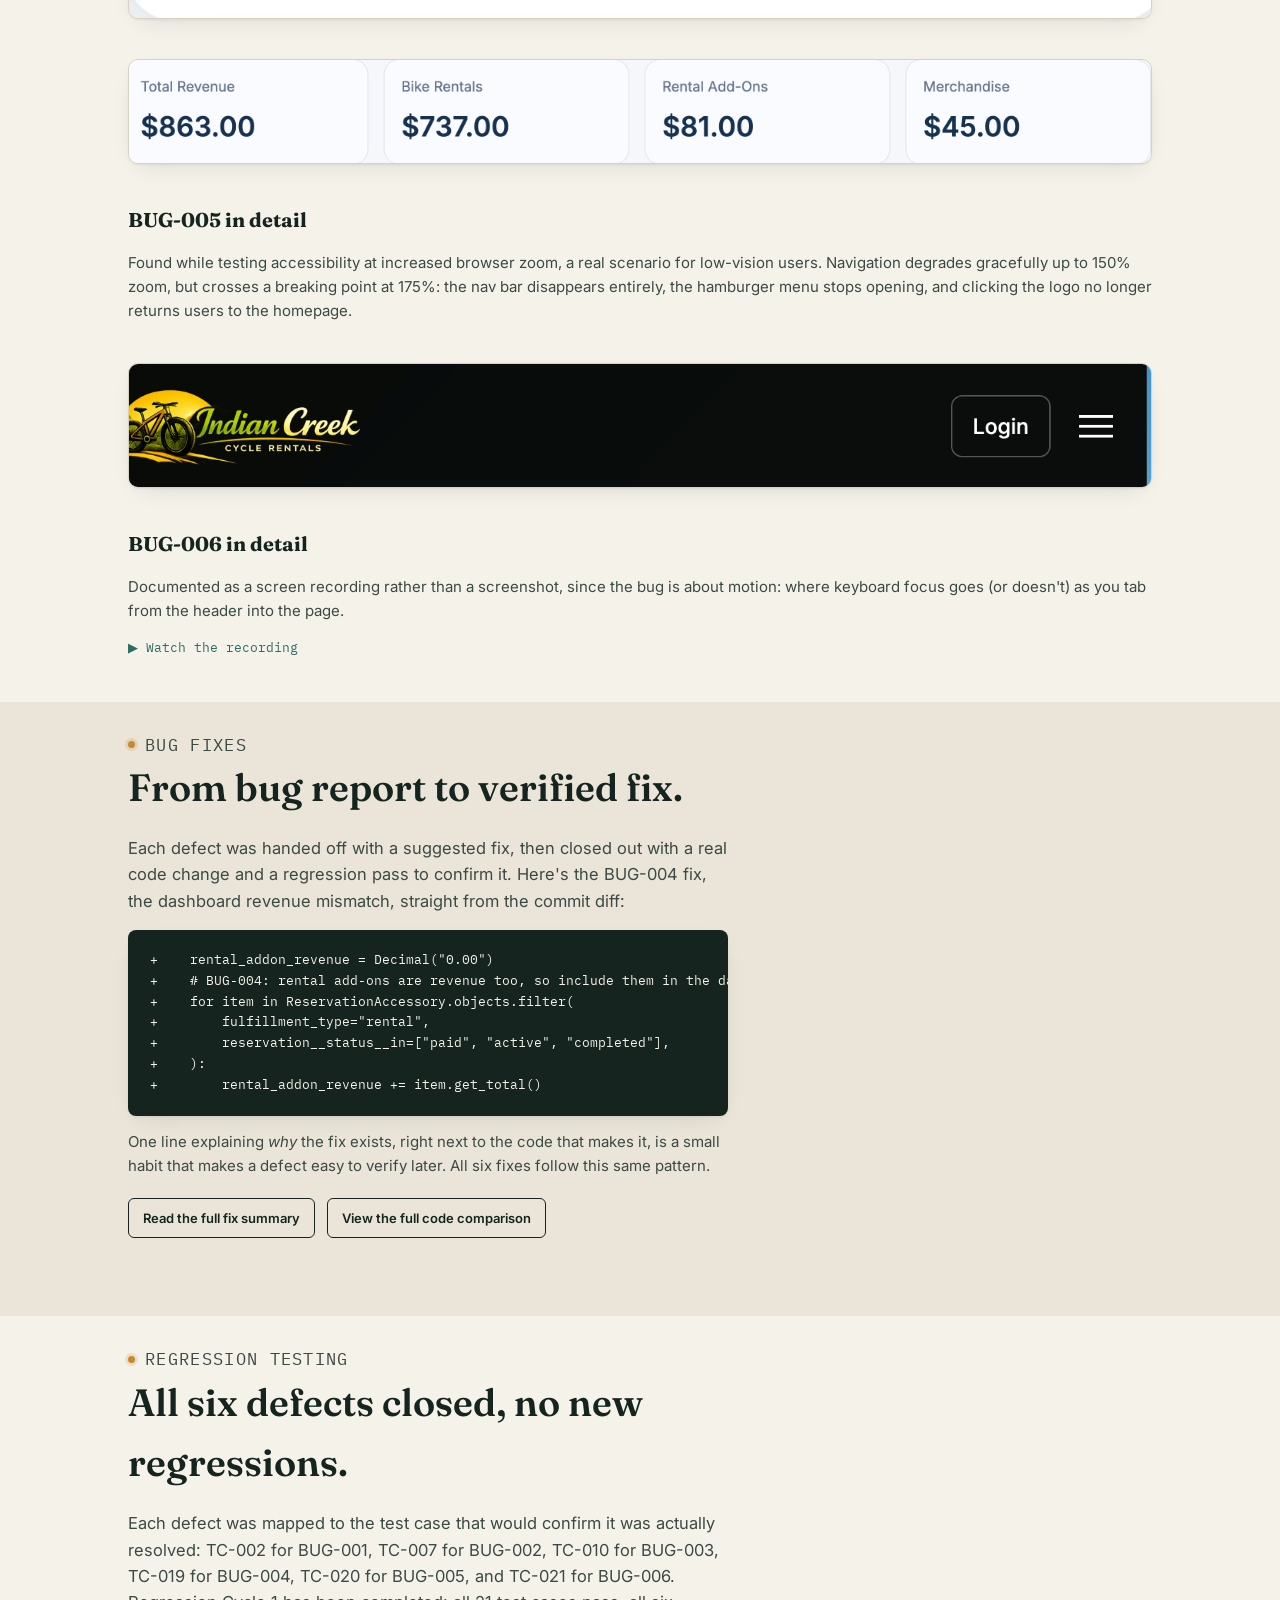
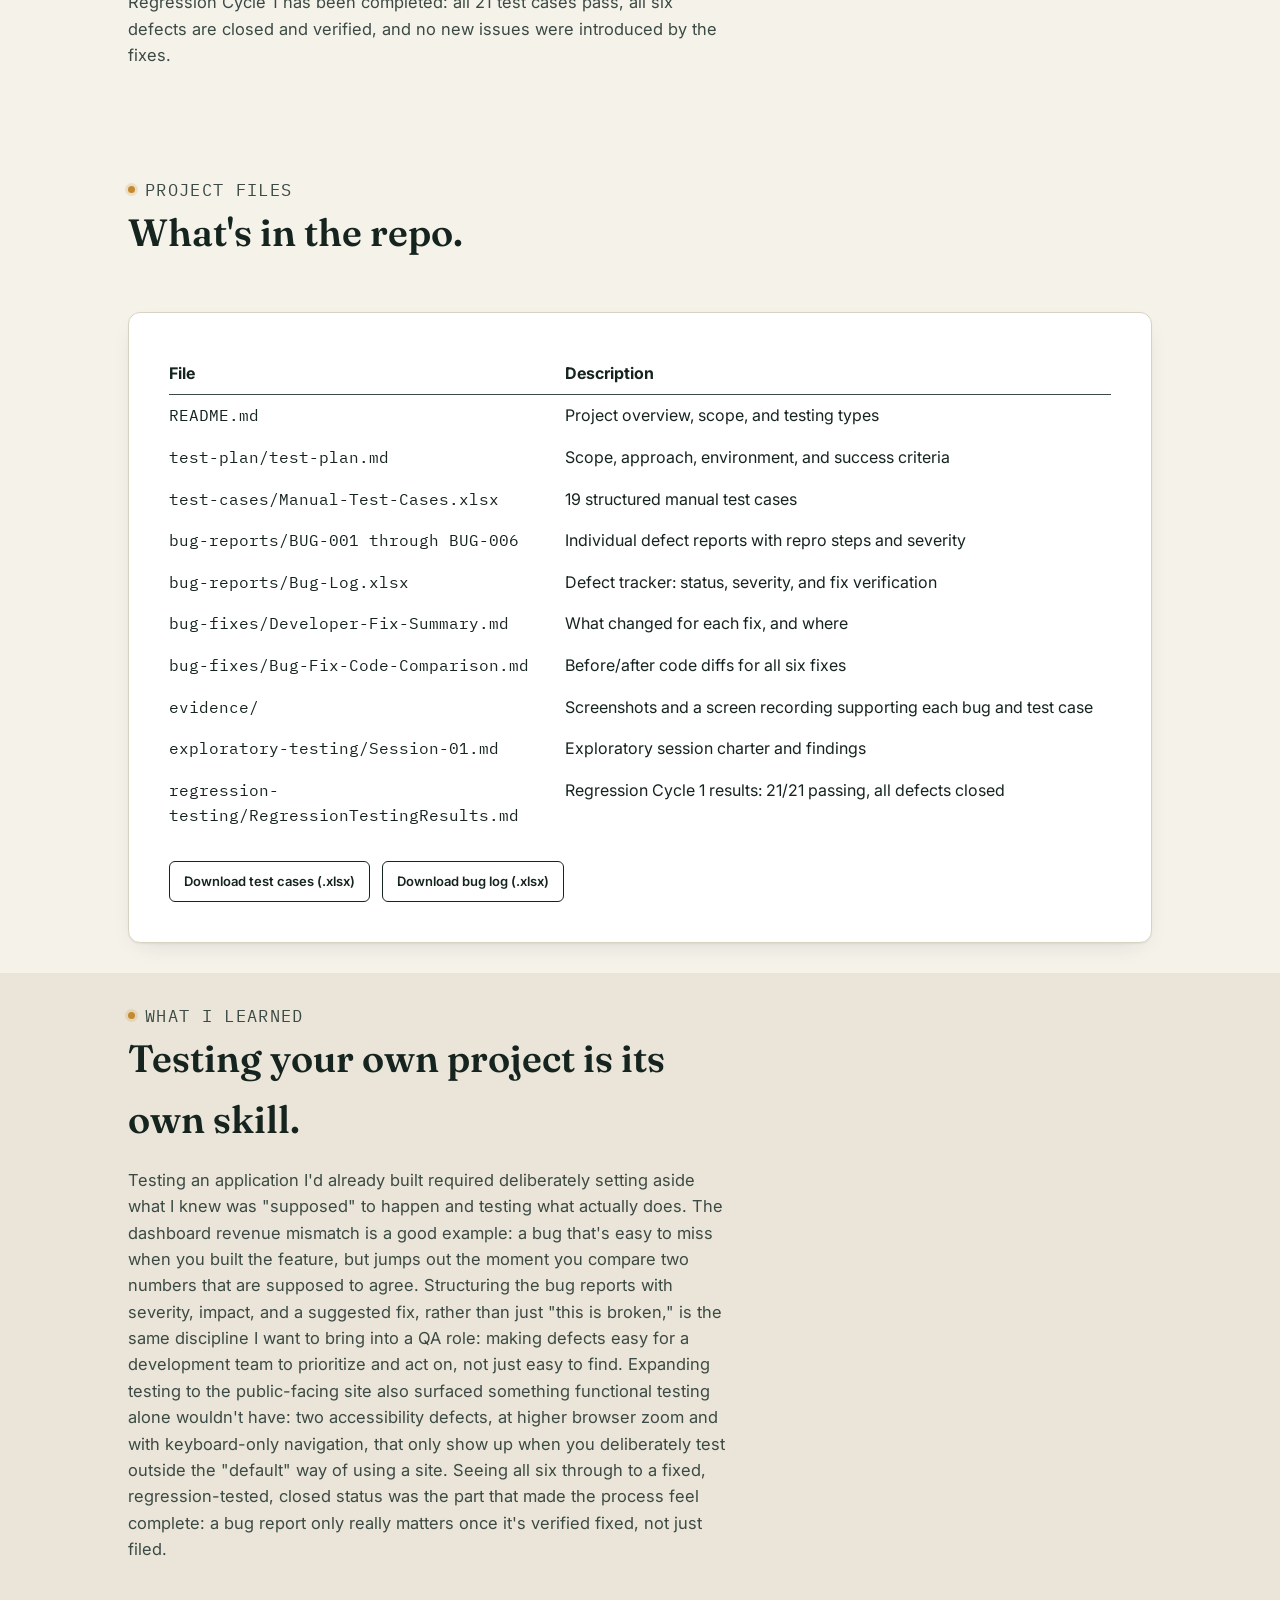
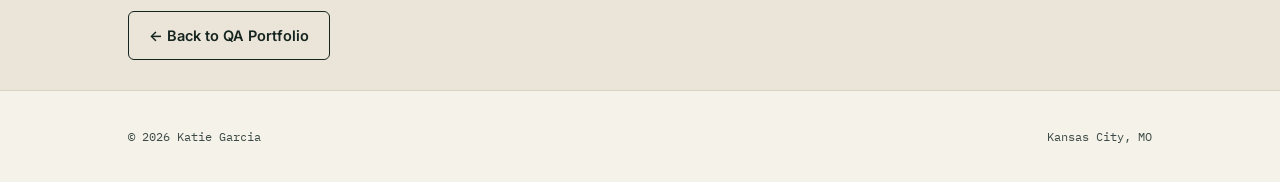
<file: projects/indian-creek-cycles-qa.html>
<!DOCTYPE html>
<html lang="en">
<head>
<meta charset="UTF-8">
<meta name="viewport" content="width=device-width, initial-scale=1.0">
<title>Indian Creek Cycles · QA Testing · Katie Garcia</title>
<meta name="description" content="Case study: manual QA testing, bug reports, and regression tracking for the Indian Creek Cycle Rentals admin features, by Katie Garcia.">
<link rel="stylesheet" href="../style.css">

<style>
/* Responsive refinements matching the SQL Shopping Tracker page */
html,
body {
  max-width: 100%;
  overflow-x: hidden;
}

.wrap,
.about-grid > *,
.card-grid > * {
  min-width: 0;
}

.shot-frame,
.shot-frame.small {
  width: 100%;
}

.shot-frame img {
  width: 100%;
  height: auto;
}

.code-block {
  width: 100%;
  max-width: 100%;
}

.project-files-table {
  width: 100%;
  border-collapse: collapse;
  table-layout: fixed;
}

.project-files-table th,
.project-files-table td {
  padding: 8px 12px 8px 0;
  text-align: left;
  vertical-align: top;
  overflow-wrap: anywhere;
}

.project-files-table th:first-child,
.project-files-table td:first-child {
  width: 42%;
}

.project-files-table thead tr {
  border-bottom: 1px solid var(--ink-soft);
}

.project-files-table td:first-child {
  font-family: var(--mono);
}

@media (max-width: 860px) {
  .site-nav .wrap {
    align-items: flex-start;
  }

  .back-link {
    flex-basis: 100%;
    margin-top: 4px;
  }

  .hero {
    padding-top: 56px;
    padding-bottom: 64px;
  }

  .hero h1 {
    max-width: none;
  }

  .build-line {
    margin-top: 32px;
  }
}

@media (max-width: 640px) {
  body {
    font-size: 15px;
  }

  .site-nav {
    position: relative;
  }

  .site-nav .wrap {
    align-items: flex-start;
    padding-top: 14px;
    padding-bottom: 12px;
  }

  /*.nav-links {
    width: 100%;
    display: grid;
    grid-template-columns: repeat(4, max-content);
    justify-content: start;
    column-gap: 4px;
    row-gap: 4px;
  }

  .nav-links a {
    padding: 7px;
    font-size: 11.5px;
    white-space: nowrap;
  }*/

  .back-link {
    width: 100%;
    margin-top: 6px;
  }

  .hero {
    padding-top: 42px;
    padding-bottom: 52px;
  }

  .hero h1 {
    font-size: clamp(34px, 11vw, 48px);
    overflow-wrap: anywhere;
  }

  .hero p.lede {
    font-size: 17px;
  }

  .btn-row {
    display: grid;
    grid-template-columns: 1fr;
  }

  .btn-row .btn {
    width: 100%;
    justify-content: center;
    text-align: center;
  }

  .build-line {
    display: grid;
    gap: 5px;
  }

  .build-line span:nth-child(even) {
    display: none;
  }

  .section-head {
    margin-bottom: 34px;
  }

  .shot-frame,
  .shot-frame.small {
    margin: 26px 0;
  }

  .code-block {
    padding: 16px;
    font-size: 12px;
    line-height: 1.55;
    white-space: pre-wrap;
    overflow-wrap: anywhere;
    word-break: normal;
    overflow-x: hidden;
  }

  .code-block code {
    white-space: inherit;
  }

  .resume-box {
    padding: 16px 18px;
  }

  .project-files-table,
  .project-files-table tbody,
  .project-files-table tr,
  .project-files-table td {
    display: block;
    width: 100%;
  }

  .project-files-table thead {
    display: none;
  }

  .project-files-table tr {
    padding: 14px 0;
    border-bottom: 1px solid var(--line);
  }

  .project-files-table tr:last-child {
    border-bottom: 0;
  }

  .project-files-table td {
    padding: 0;
  }

  .project-files-table td:first-child {
    width: 100%;
    margin-bottom: 4px;
    color: var(--ink);
    font-weight: 600;
    font-size: 13px;
  }

  .project-files-table td:last-child {
    color: var(--ink-soft);
    font-size: 14px;
    line-height: 1.45;
  }

  footer .wrap {
    flex-direction: column;
    align-items: flex-start;
  }
}

@media (max-width: 420px) {
  .wrap {
    padding-left: 16px;
    padding-right: 16px;
  }

  .nav-links {
    grid-template-columns: repeat(3, max-content);
  }

  .hero h1 {
    font-size: 32px;
  }

  .fact-card,
  .mini-card {
    padding: 20px;
  }

  .code-block {
    padding: 14px;
    font-size: 11.5px;
  }
}
</style>

</head>
<body>

<nav class="site-nav">
  <div class="wrap">
    <div class="brand"><a href="../index.html">Katie Garcia</a><small>QA Analyst · Web Developer</small></div>
    <div class="nav-links">
      <a href="../index.html#about">About</a>
      <a href="../index.html#strengths">Strengths</a>
      <a href="../index.html#projects">Projects</a>
      <a href="../index.html#sql">SQL</a>
      <a href="../index.html#excel">Excel/BI</a>
      <a href="../index.html#qa">QA</a>
      <a href="../index.html#certifications">Certifications</a>
      <a href="../index.html#resume">Resume</a>
      <a href="../index.html#contact">Contact</a>
       <a href="../gigs.html">Gigs</a>
      
    </div>
    <!--<a href="../index.html#qa" class="back-link">← QA</a>-->
  </div>
</nav>

<header class="hero">
  <div class="wrap">
    <p class="kicker">QA · Manual Testing · Defect Documentation</p>
    <h1>Indian Creek Cycles · QA Testing</h1>
    <p class="lede">Revisiting the Indian Creek Cycle Rentals capstone from a tester's perspective: structured test cases, exploratory sessions, documented defects, and regression tracking on the admin features.</p>
    <div class="btn-row">
      <a class="btn btn-outline" href="https://gitlab.com/katiegarcia/indian-creek-cycles-qa" target="_blank" rel="noopener">View on GitLab ↗</a>
      <a class="btn btn-primary" href="https://github.com/katiegarcia89/indian-creek-cycles-qa" target="_blank" rel="noopener">View on GitHub ↗</a>
    </div>
    <div class="build-line">
      <span>type: personal project</span>
      <span>·</span>
      <span>app under test: www.indiancreekcycles.com</span>
      <span>·</span>
      <span>status: fixes verified · July 2026</span>
    </div>
  </div>
</header>

<!-- PROBLEM -->
<section id="problem">
  <div class="wrap about-grid">
    <div>
      <p class="eyebrow">The Problem</p>
      <h2 class="section-title">"It works" isn't the same as "it's been tested."</h2>
      <p>Indian Creek Cycle Rentals was originally built as a team capstone project, where the focus was shipping features. This project revisits the finished application from a tester's perspective: writing structured test cases, exploring the admin features the way a real user or administrator would, and documenting what actually breaks rather than what was assumed to work.</p>
      <p>The scope now covers both the public-facing site and the custom admin functionality: homepage, navigation, bicycle listings and details, the reservation workflow, authentication, responsive design, accessibility, and error handling, alongside the dashboard, bike management, reservation management, accessories, reviews, and role-based permissions. That broader scope is what surfaced two accessibility defects that pure admin testing would have missed.</p>
    </div>
    <div class="fact-card">
      <h3>At a glance</h3>
      <ul class="fact-list">
        <li>19 manual test cases, 21 with regression retests</li>
        <li>6 documented defects, all fixed &amp; verified</li>
        <li>1 exploratory testing session</li>
        <li>1 regression cycle, 21/21 passing, 0 new regressions</li>
        <li>Smoke, functional, negative, responsive, accessibility &amp; visual testing</li>
      </ul>
    </div>
  </div>
</section>

<!-- APPROACH -->
<section style="background:var(--paper-dim);">
  <div class="wrap">
    <div class="section-head">
      <p class="eyebrow">Approach</p>
      <h2 class="section-title">Plan, execute, document, retest.</h2>
      <p>Manual functional, negative, responsive, accessibility, and visual testing, plus exploratory testing, across Google Chrome and Safari, on macOS and Windows 11, desktop and mobile, with regression testing staged and ready once fixes land.</p>
    </div>
    <div class="card-grid">
      <div class="mini-card">
        <p class="num">01</p>
        <h4>Test Plan</h4>
        <p>Defined scope, approach, environment, and success criteria before writing a single test case, so testing stayed focused on the admin features rather than re-testing the whole capstone app.</p>
      </div>
      <div class="mini-card">
        <p class="num">02</p>
        <h4>Test Cases</h4>
        <p>19 structured manual test cases spanning smoke, functional, negative, responsive, accessibility, visual, and regression testing (17 passed, 2 failed), each with steps, expected results, priority, and status.</p>
      </div>
      <div class="mini-card">
        <p class="num">03</p>
        <h4>Exploratory Testing</h4>
        <p>A free-form session across navigation, the reservation workflow, and the admin dashboard surfaced the first four defects; targeted accessibility testing at higher browser zoom and keyboard-only navigation found two more.</p>
      </div>
    </div>
  </div>
</section>

<!-- BUG REPORTS -->
<section>
  <div class="wrap">
    <div class="section-head">
      <p class="eyebrow">Bug Reports</p>
      <h2 class="section-title">Six defects, documented, fixed, and verified.</h2>
      <p>Each defect includes severity, steps to reproduce, expected vs. actual results, impact, and a suggested fix: the same structure a development team would need to triage and act on it. All six have since been fixed and passed regression testing.</p>
    </div>

    <div class="card-grid">
      <div class="mini-card">
        <div class="meta-row" style="margin-bottom:8px;">
          <span class="num" style="color:var(--clay);">MEDIUM</span>
          <span class="tag pass">Fixed &amp; Verified</span>
        </div>
        <h4>BUG-001: Dashboard Overcounts Active Reservations</h4>
        <p>The dashboard reports 19 reservations as "active right now," but the count includes reservations whose end dates have already passed.</p>
      </div>
      <div class="mini-card">
        <div class="meta-row" style="margin-bottom:8px;">
          <span class="num" style="color:var(--clay);">MEDIUM</span>
          <span class="tag pass">Fixed &amp; Verified</span>
        </div>
        <h4>BUG-002: Expired Pending Reservations Never Resolve</h4>
        <p>Reservations stay in Pending status indefinitely after their period ends. There's no expiration policy to move them to a final status.</p>
      </div>
      <div class="mini-card">
        <div class="meta-row" style="margin-bottom:8px;">
          <span class="num" style="color:var(--amber-deep);">LOW</span>
          <span class="tag pass">Fixed &amp; Verified</span>
        </div>
        <h4>BUG-003: Ride Guide Omits the Cancellation Policy</h4>
        <p>Customers aren't told how long a reservation stays pending or when an unpaid reservation gets auto-cancelled.</p>
      </div>
      <div class="mini-card">
        <div class="meta-row" style="margin-bottom:8px;">
          <span class="num" style="color:#B23A2E;">HIGH</span>
          <span class="tag pass">Fixed &amp; Verified</span>
        </div>
        <h4>BUG-004: Dashboard Revenue Doesn't Match Its Own Breakdown</h4>
        <p>The dashboard revenue card shows $782.00; the Revenue Breakdown page, on the same data, totals $863.00. The dashboard silently excludes rental add-on revenue.</p>
      </div>
      <div class="mini-card">
        <div class="meta-row" style="margin-bottom:8px;">
          <span class="num" style="color:var(--clay);">MEDIUM</span>
          <span class="tag pass">Fixed &amp; Verified</span>
        </div>
        <h4>BUG-005: Browser Zoom Breaks Navigation</h4>
        <p>The site holds up through 150% browser zoom, but at 175% the nav bar disappears, the hamburger menu stops responding, and the logo no longer links home.</p>
      </div>
      <div class="mini-card">
        <div class="meta-row" style="margin-bottom:8px;">
          <span class="num" style="color:var(--clay);">MEDIUM</span>
          <span class="tag pass">Fixed &amp; Verified</span>
        </div>
        <h4>BUG-006: Keyboard Navigation Requires Mouse Interaction</h4>
        <p>Tab/Shift+Tab/Enter work fine within a section, but moving from the header navigation into page content requires a mouse click before keyboard navigation resumes.</p>
      </div>
    </div>

    <div style="margin-top:40px;">
      <h3 style="font-family:var(--display); font-size:20px; margin-bottom:14px;">BUG-004 in detail</h3>
      <p style="color:var(--ink-soft); font-size:15px;">This was the highest-severity find: two pages reporting two different totals from the same underlying data, which is exactly the kind of bug that erodes trust in a dashboard. The Revenue Breakdown page correctly sums Bike Rentals ($737), Rental Add-Ons ($81), and Merchandise ($45) to $863, but the dashboard's revenue card leaves rental add-ons out of its total entirely.</p>
      <div class="shot-frame">
        <img src="assets/qa-bug004-dashboard.png" alt="Admin dashboard revenue summary card showing $782.00 total revenue, missing rental add-on revenue." loading="lazy">
      </div>
      <div class="shot-frame">
        <img src="assets/qa-bug004-breakdown.png" alt="Revenue breakdown page showing Bike Rentals $737, Rental Add-Ons $81, Merchandise $45, for a correct total of $863." loading="lazy">
      </div>
    </div>

    <div style="margin-top:40px;">
      <h3 style="font-family:var(--display); font-size:20px; margin-bottom:14px;">BUG-005 in detail</h3>
      <p style="color:var(--ink-soft); font-size:15px;">Found while testing accessibility at increased browser zoom, a real scenario for low-vision users. Navigation degrades gracefully up to 150% zoom, but crosses a breaking point at 175%: the nav bar disappears entirely, the hamburger menu stops opening, and clicking the logo no longer returns users to the homepage.</p>
      <div class="shot-frame">
        <img src="assets/qa-bug005-zoom.png" alt="Website navigation bar broken and missing at 175% browser zoom." loading="lazy">
      </div>
    </div>

    <div style="margin-top:40px;">
      <h3 style="font-family:var(--display); font-size:20px; margin-bottom:14px;">BUG-006 in detail</h3>
      <p style="color:var(--ink-soft); font-size:15px;">Documented as a screen recording rather than a screenshot, since the bug is about motion: where keyboard focus goes (or doesn't) as you tab from the header into the page.</p>
      <p style="font-family:var(--mono); font-size:13px;"><a href="assets/qa-bug006-keyboard-nav.mov" target="_blank">▶ Watch the recording</a></p>
    </div>
  </div>
</section>

<!-- BUG FIXES -->
<section style="background:var(--paper-dim);">
  <div class="wrap">
    <div class="section-head">
      <p class="eyebrow">Bug Fixes</p>
      <h2 class="section-title">From bug report to verified fix.</h2>
      <p>Each defect was handed off with a suggested fix, then closed out with a real code change and a regression pass to confirm it. Here's the BUG-004 fix, the dashboard revenue mismatch, straight from the commit diff:</p>
      <pre class="code-block"><code>+    rental_addon_revenue = Decimal("0.00")
+    # BUG-004: rental add-ons are revenue too, so include them in the dashboard total.
+    for item in ReservationAccessory.objects.filter(
+        fulfillment_type="rental",
+        reservation__status__in=["paid", "active", "completed"],
+    ):
+        rental_addon_revenue += item.get_total()</code></pre>
      <p style="color:var(--ink-soft); font-size:15px; margin-top:14px;">One line explaining <em>why</em> the fix exists, right next to the code that makes it, is a small habit that makes a defect easy to verify later. All six fixes follow this same pattern.</p>
      <div class="btn-row" style="margin-top:20px;">
        <a class="btn btn-outline btn-sm" href="assets/qa-developer-fix-summary.md" target="_blank">Read the full fix summary</a>
        <a class="btn btn-outline btn-sm" href="assets/qa-bug-fix-code-comparison.md" target="_blank">View the full code comparison</a>
      </div>
    </div>
  </div>
</section>

<!-- REGRESSION -->
<section>
  <div class="wrap">
    <div class="section-head">
      <p class="eyebrow">Regression Testing</p>
      <h2 class="section-title">All six defects closed, no new regressions.</h2>
      <p>Each defect was mapped to the test case that would confirm it was actually resolved: TC-002 for BUG-001, TC-007 for BUG-002, TC-010 for BUG-003, TC-019 for BUG-004, TC-020 for BUG-005, and TC-021 for BUG-006. Regression Cycle 1 has been completed: all 21 test cases pass, all six defects are closed and verified, and no new issues were introduced by the fixes.</p>
    </div>
  </div>
</section>

<!-- PROJECT FILES -->
<section>
  <div class="wrap">
    <div class="section-head">
      <p class="eyebrow">Project Files</p>
      <h2 class="section-title">What's in the repo.</h2>
    </div>
    <div class="resume-box">
      <table class="project-files-table">
        <thead>
          <tr>
            <th>File</th>
            <th>Description</th>
          </tr>
        </thead>
        <tbody>
          <tr><td>README.md</td><td>Project overview, scope, and testing types</td></tr>
          <tr><td>test-plan/test-plan.md</td><td>Scope, approach, environment, and success criteria</td></tr>
          <tr><td>test-cases/Manual-Test-Cases.xlsx</td><td>19 structured manual test cases</td></tr>
          <tr><td>bug-reports/BUG-001 through BUG-006</td><td>Individual defect reports with repro steps and severity</td></tr>
          <tr><td>bug-reports/Bug-Log.xlsx</td><td>Defect tracker: status, severity, and fix verification</td></tr>
          <tr><td>bug-fixes/Developer-Fix-Summary.md</td><td>What changed for each fix, and where</td></tr>
          <tr><td>bug-fixes/Bug-Fix-Code-Comparison.md</td><td>Before/after code diffs for all six fixes</td></tr>
          <tr><td>evidence/</td><td>Screenshots and a screen recording supporting each bug and test case</td></tr>
          <tr><td>exploratory-testing/Session-01.md</td><td>Exploratory session charter and findings</td></tr>
          <tr><td>regression-testing/RegressionTestingResults.md</td><td>Regression Cycle 1 results: 21/21 passing, all defects closed</td></tr>
        </tbody>
      </table>
      <div class="btn-row" style="margin-top:24px;">
        <a class="btn btn-outline btn-sm" href="assets/Indian_Creek_Cycles_Manual_Test_Cases.xlsx" download>Download test cases (.xlsx)</a>
        <a class="btn btn-outline btn-sm" href="assets/Indian_Creek_Cycles_Bug_Log.xlsx" download>Download bug log (.xlsx)</a>
      </div>
    </div>
  </div>
</section>

<!-- WHAT WAS LEARNED -->
<section style="background:var(--paper-dim);">
  <div class="wrap">
    <div class="section-head">
      <p class="eyebrow">What I Learned</p>
      <h2 class="section-title">Testing your own project is its own skill.</h2>
      <p>Testing an application I'd already built required deliberately setting aside what I knew was "supposed" to happen and testing what actually does. The dashboard revenue mismatch is a good example: a bug that's easy to miss when you built the feature, but jumps out the moment you compare two numbers that are supposed to agree. Structuring the bug reports with severity, impact, and a suggested fix, rather than just "this is broken," is the same discipline I want to bring into a QA role: making defects easy for a development team to prioritize and act on, not just easy to find. Expanding testing to the public-facing site also surfaced something functional testing alone wouldn't have: two accessibility defects, at higher browser zoom and with keyboard-only navigation, that only show up when you deliberately test outside the "default" way of using a site. Seeing all six through to a fixed, regression-tested, closed status was the part that made the process feel complete: a bug report only really matters once it's verified fixed, not just filed.</p>
    </div>
    <div class="btn-row">
      <a class="btn btn-outline" href="../index.html#qa">← Back to QA Portfolio</a>
    </div>
  </div>
</section>

<footer>
  <div class="wrap" style="display:flex; justify-content:space-between; width:100%; flex-wrap:wrap; gap:10px;">
    <span>© 2026 Katie Garcia</span>
    <span>Kansas City, MO</span>
  </div>
</footer>

</body>
</html>
</file>
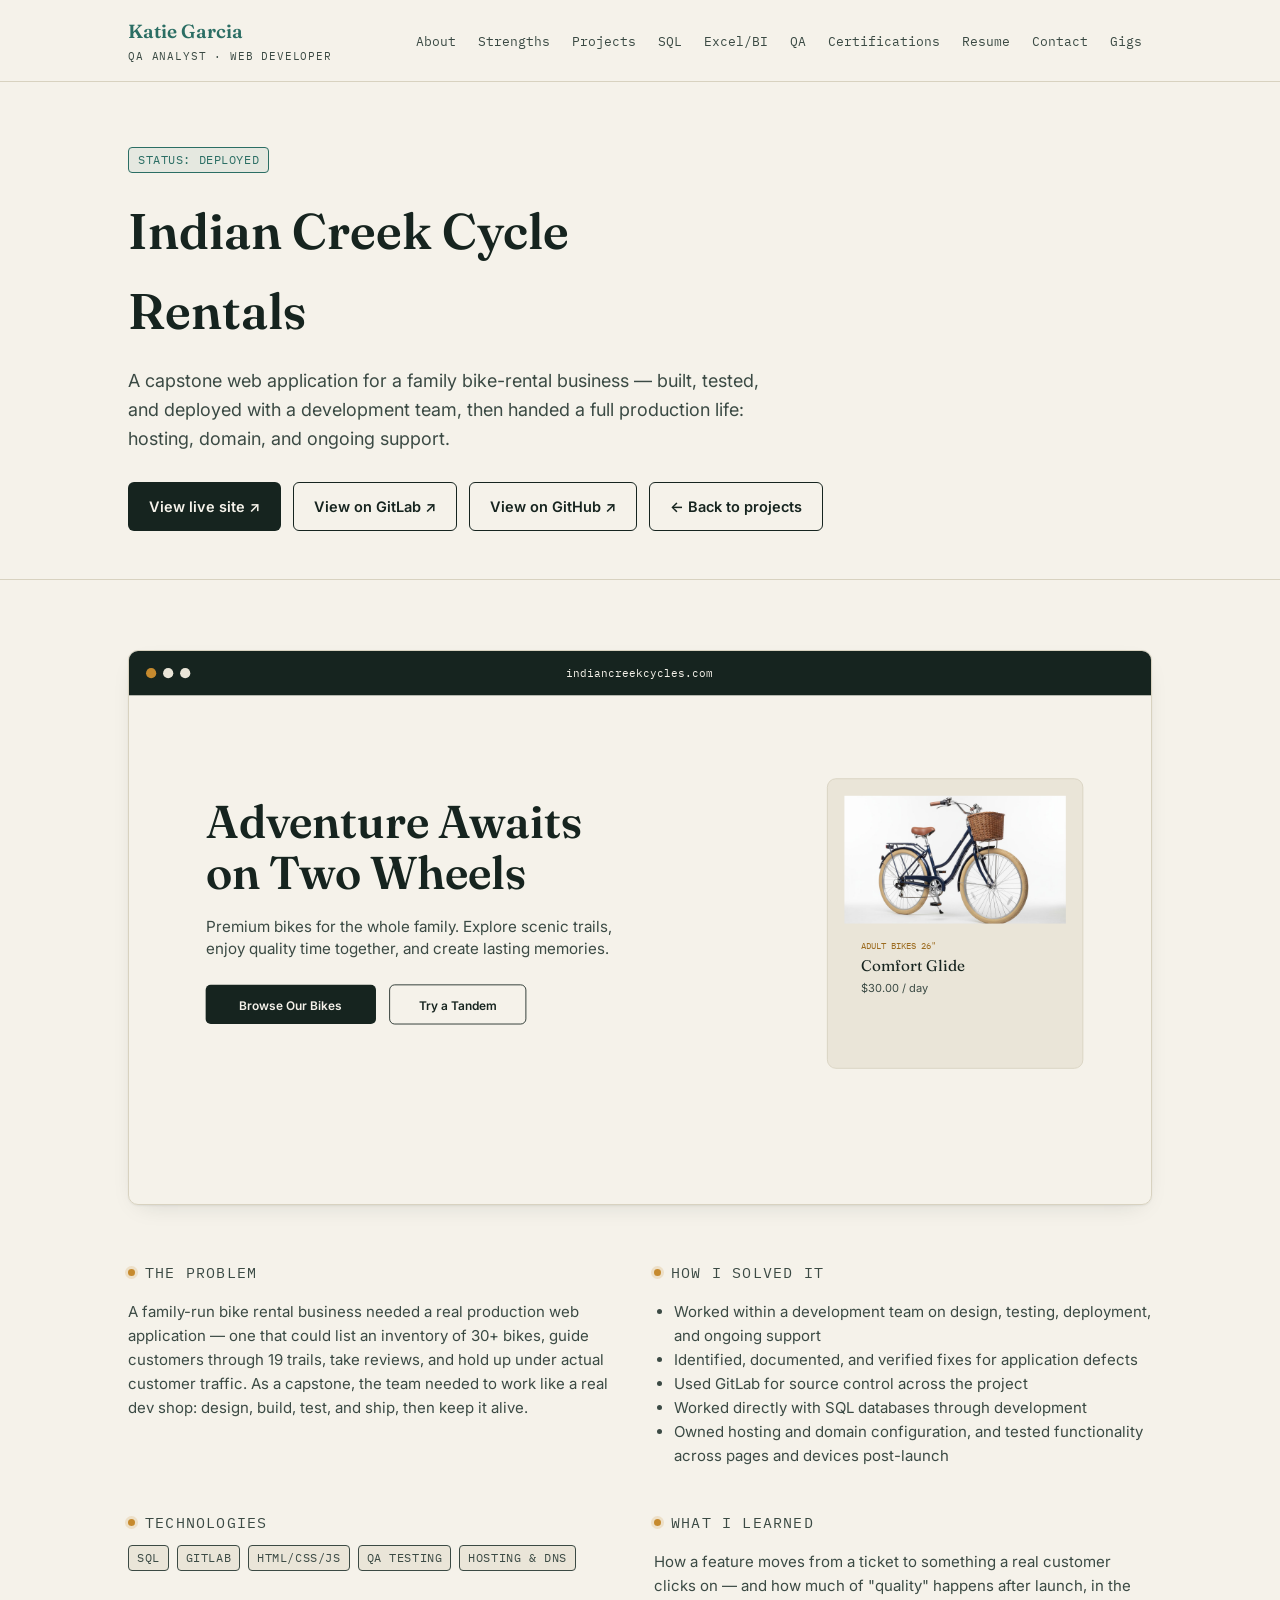
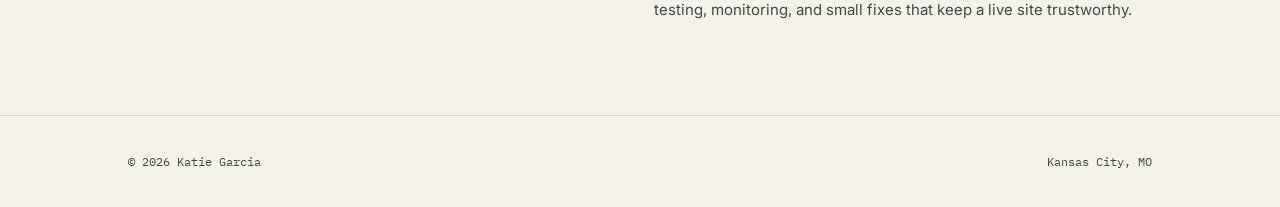
<file: projects/indian-creek.html>
<!DOCTYPE html>
<html lang="en">

<head>
  <meta charset="UTF-8">
  <meta name="viewport" content="width=device-width, initial-scale=1.0">
  <title>Indian Creek Cycle Rentals — Case Study | Katie Garcia</title>
  <link rel="stylesheet" href="../style.css">
</head>

<body>

  <nav class="site-nav">
    <div class="wrap">
      <div class="brand"><a href="../index.html">Katie Garcia</a><small>QA Analyst · Web Developer</small></div>
      <div class="nav-links">
        <a href="../index.html#about">About</a>
        <a href="../index.html#strengths">Strengths</a>
        <a href="../index.html#projects">Projects</a>
        <a href="../index.html#sql">SQL</a>
        <a href="../index.html#excel">Excel/BI</a>
        <a href="../index.html#qa">QA</a>
        <a href="../index.html#certifications">Certifications</a>
        <a href="../index.html#resume">Resume</a>
        <a href="../index.html#contact">Contact</a>
        <a href="../gigs.html">Gigs</a>
      </div>
      <!--<div class="nav-links">
        <a href="../index.html#projects" class="back-link">← All projects</a>
      </div>-->
      <!--<a href="../index.html#projects" class="back-link">← All projects</a>-->
    </div>
  </nav>

  <header class="detail-hero">
    <div class="wrap">
      <span class="tag pass">Status: Deployed</span>
      <h1>Indian Creek Cycle Rentals</h1>
      <p class="lede">A capstone web application for a family bike-rental business — built, tested, and deployed with a
        development team, then handed a full production life: hosting, domain, and ongoing support.</p>
      <div class="btn-row">
        <a class="btn btn-primary" href="https://www.indiancreekcycles.com" target="_blank" rel="noopener">View live
          site ↗</a>
        <a class="btn btn-outline" href="https://gitlab.com/katiegarcia/indian-creek-cycles" target="_blank"
          rel="noopener">View on GitLab
          ↗</a>
        <a class="btn btn-outline" href="https://github.com/katiegarcia89/indian-creek-cycles" target="_blank"
          rel="noopener">View on GitHub
          ↗</a>
          <a class="btn btn-outline" href="../index.html#projects">← Back to projects</a>
      </div>
    </div>
  </header>

  <section>
    <div class="wrap">

      <div class="shot-frame" aria-hidden="true">
        <svg viewBox="0 0 1200 640" xmlns="http://www.w3.org/2000/svg" role="img"
          aria-label="Preview of the Indian Creek Cycles homepage">
          <rect width="1200" height="640" fill="#F5F2EA" />
          <rect width="1200" height="52" fill="#16241F" />
          <circle cx="26" cy="26" r="6" fill="#C68A2E" />
          <circle cx="46" cy="26" r="6" fill="#EAE5D8" />
          <circle cx="66" cy="26" r="6" fill="#EAE5D8" />
          <text x="600" y="31" text-anchor="middle" font-family="IBM Plex Mono, monospace" font-size="13"
            fill="#F5F2EA">indiancreekcycles.com</text>
          <text x="90" y="220" font-family="Fraunces, serif" font-size="54" font-weight="600" fill="#16241F">Adventure
            Awaits</text>
          <text x="90" y="280" font-family="Fraunces, serif" font-size="54" font-weight="600" fill="#16241F">on Two
            Wheels</text>
          <text x="90" y="330" font-family="Inter, sans-serif" font-size="18" fill="#3B4A44">Premium bikes for the whole
            family. Explore scenic trails,</text>
          <text x="90" y="356" font-family="Inter, sans-serif" font-size="18" fill="#3B4A44">enjoy quality time
            together, and create lasting memories.</text>
          <rect x="90" y="392" width="200" height="46" rx="6" fill="#16241F" />
          <text x="190" y="421" text-anchor="middle" font-family="Inter, sans-serif" font-weight="600" font-size="14"
            fill="#F5F2EA">Browse Our Bikes</text>
          <rect x="306" y="392" width="160" height="46" rx="6" fill="none" stroke="#16241F" />
          <text x="386" y="421" text-anchor="middle" font-family="Inter, sans-serif" font-weight="600" font-size="14"
            fill="#16241F">Try a Tandem</text>
          <rect x="820" y="150" width="300" height="340" rx="10" fill="#EAE5D8" stroke="#D8D2C0" />
          <image x="840" y="170" width="260" height="150" href="assets/comfort-glide.jpg"
            preserveAspectRatio="xMidYMid slice" />
          <!--<rect x="840" y="170" width="260" height="150" rx="6" fill="#C68A2E" opacity="0.35"/>-->
          <text x="860" y="350" font-family="IBM Plex Mono, monospace" font-size="11" fill="#9C6B1F">ADULT BIKES
            26"</text>
          <text x="860" y="376" font-family="Fraunces, serif" font-size="18" fill="#16241F">Comfort Glide</text>
          <text x="860" y="400" font-family="Inter, sans-serif" font-size="13" fill="#3B4A44">$30.00 / day</text>
        </svg>
      </div>

      <div class="qa-grid">
        <div class="qa-block">
          <p class="eyebrow">The Problem</p>
          <p>A family-run bike rental business needed a real production web application — one that could list an
            inventory of 30+ bikes, guide customers through 19 trails, take reviews, and hold up under actual customer
            traffic. As a capstone, the team needed to work like a real dev shop: design, build, test, and ship, then
            keep it alive.</p>
        </div>
        <div class="qa-block">
          <p class="eyebrow">How I Solved It</p>
          <ul>
            <li>Worked within a development team on design, testing, deployment, and ongoing support</li>
            <li>Identified, documented, and verified fixes for application defects</li>
            <li>Used GitLab for source control across the project</li>
            <li>Worked directly with SQL databases through development</li>
            <li>Owned hosting and domain configuration, and tested functionality across pages and devices post-launch
            </li>
          </ul>
        </div>
        <div class="qa-block">
          <p class="eyebrow">Technologies</p>
          <ul class="stack" style="list-style:none; padding:0; display:flex; flex-wrap:wrap; gap:8px;">
            <li class="tag">SQL</li>
            <li class="tag">GitLab</li>
            <li class="tag">HTML/CSS/JS</li>
            <li class="tag">QA Testing</li>
            <li class="tag">Hosting &amp; DNS</li>
          </ul>
        </div>
        <div class="qa-block">
          <p class="eyebrow">What I Learned</p>
          <p>How a feature moves from a ticket to something a real customer clicks on — and how much of "quality"
            happens after launch, in the testing, monitoring, and small fixes that keep a live site trustworthy.</p>
        </div>
      </div>

      <div class="btn-row" style="margin-top:48px;">
        <!--<a class="btn btn-primary" href="https://www.indiancreekcycles.com" target="_blank" rel="noopener">See it live
          ↗</a>
        <a class="btn btn-outline" href="https://gitlab.com/katiegarcia" target="_blank" rel="noopener">See the code
          ↗</a>-->
        
      </div>
    </div>
  </section>

  <footer>
    <div class="wrap" style="display:flex; justify-content:space-between; width:100%; flex-wrap:wrap; gap:10px;">
      <span>© 2026 Katie Garcia</span>
      <span>Kansas City, MO</span>
    </div>
  </footer>

</body>

</html>
</file>
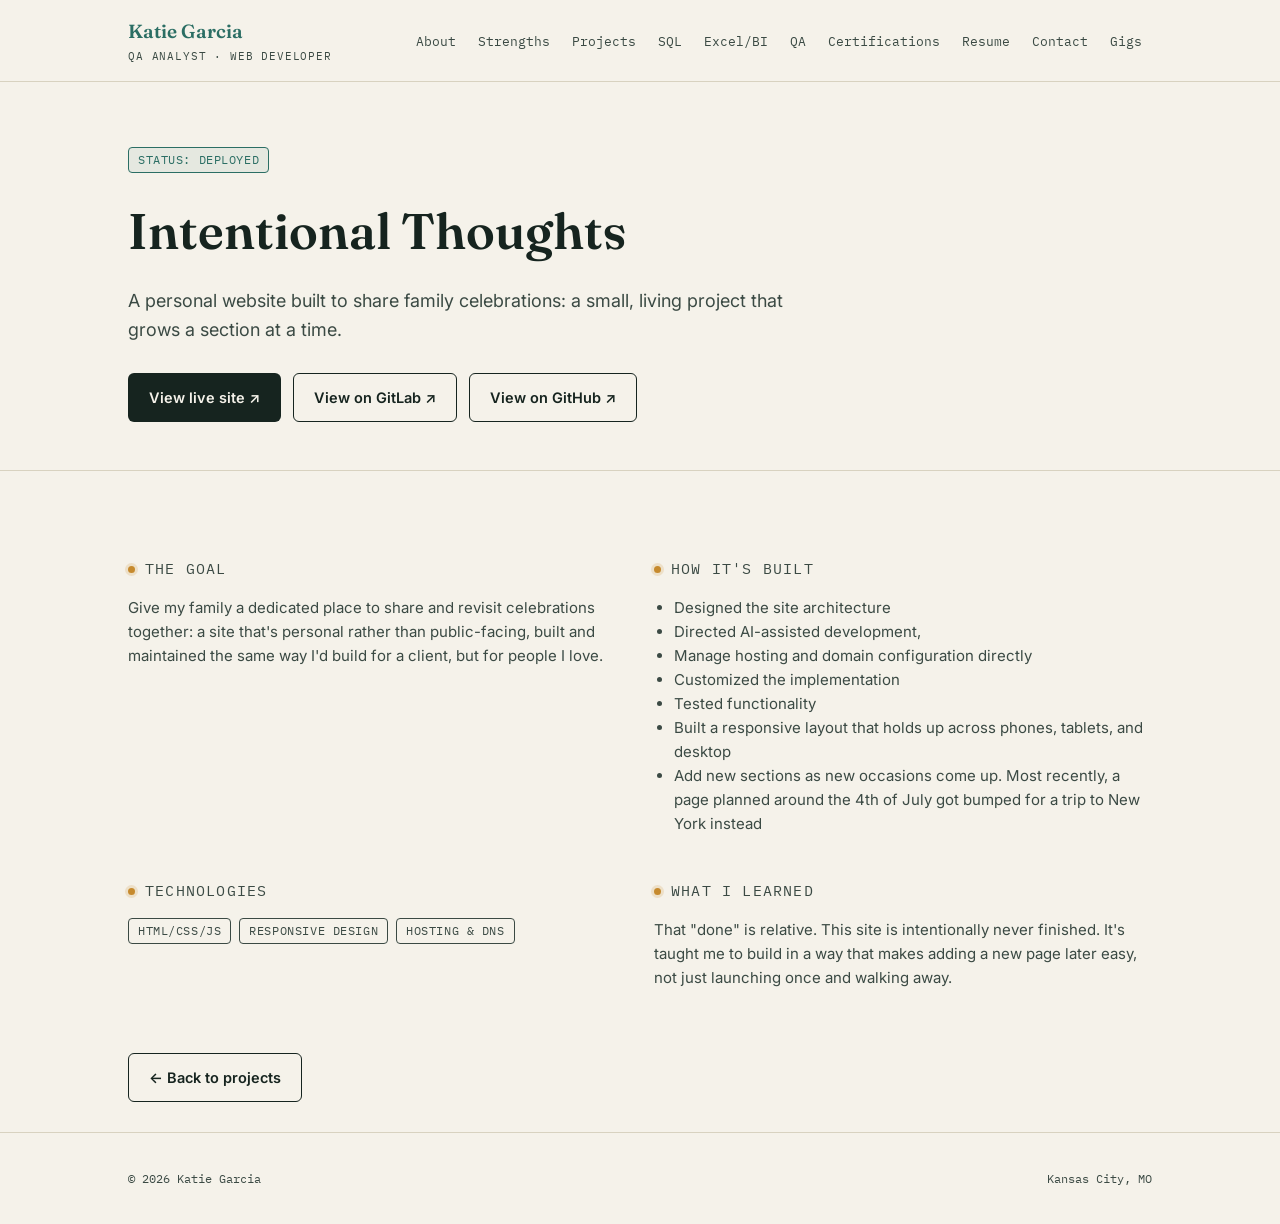
<file: projects/intentional-thoughts.html>
<!DOCTYPE html>
<html lang="en">
<head>
<meta charset="UTF-8">
<meta name="viewport" content="width=device-width, initial-scale=1.0">
<title>Intentional Thoughts · Case Study | Katie Garcia</title>
<link rel="stylesheet" href="../style.css">
</head>
<body>

<nav class="site-nav">
   <div class="wrap">
    <div class="brand"><a href="../index.html">Katie Garcia</a><small>QA Analyst · Web Developer</small></div>
    <div class="nav-links">
      <a href="../index.html#about">About</a>
      <a href="../index.html#strengths">Strengths</a>
      <a href="../index.html#projects">Projects</a>
      <a href="../index.html#sql">SQL</a>
      <a href="../index.html#excel">Excel/BI</a>
      <a href="../index.html#qa">QA</a>
      <a href="../index.html#certifications">Certifications</a>
      <a href="../index.html#resume">Resume</a>
      <a href="../index.html#contact">Contact</a>
       <a href="../gigs.html">Gigs</a>
    </div>
  <!--
  <div class="wrap">
    <div class="brand">Katie Garcia<small>QA Analyst · Web Developer</small></div>
    <div class="nav-links">
      <a href="../index.html#projects" class="back-link">← All projects</a>
    </div>-->
    <!--<a href="../index.html#projects" class="back-link">← All projects</a>-->
  </div>

</nav>
<header class="detail-hero">
  <div class="wrap">
    <span class="tag pass">Status: Deployed</span>
    <h1>Intentional Thoughts</h1>
    <p class="lede">A personal website built to share family celebrations: a small, living project that grows a section at a time.</p>
    <div class="btn-row">
      <a class="btn btn-primary" href="https://intentionalthoughts.com" target="_blank" rel="noopener">View live site ↗</a>
      <a class="btn btn-outline" href="https://gitlab.com/katiegarcia/intentional-thoughts" target="_blank" rel="noopener">View on GitLab ↗</a>
      <a class="btn btn-outline" href="https://github.com/katiegarcia89/intentional-thoughts" target="_blank" rel="noopener">View on GitHub ↗</a>
      
      
    </div>
  </div>
</header>

<section>
  <div class="wrap">

    <div class="qa-grid">
      <div class="qa-block">
        <p class="eyebrow">The Goal</p>
        <p>Give my family a dedicated place to share and revisit celebrations together: a site that's personal rather than public-facing, built and maintained the same way I'd build for a client, but for people I love.</p>
      </div>
      <div class="qa-block">
        <p class="eyebrow">How It's Built</p>
        <ul>
          <li>Designed the site architecture</li>
          <li>Directed AI-assisted development,</li>
          <li>Manage hosting and domain configuration directly</li>
          <li>Customized the implementation</li>
          <li>Tested functionality</li>
          <li>Built a responsive layout that holds up across phones, tablets, and desktop</li>
          <li>Add new sections as new occasions come up. Most recently, a page planned around the 4th of July got bumped for a trip to New York instead</li>
        </ul>
      </div>
      <div class="qa-block">
        <p class="eyebrow">Technologies</p>
        <ul style="list-style:none; padding:0; display:flex; flex-wrap:wrap; gap:8px;">
          <li class="tag">HTML/CSS/JS</li><li class="tag"> Responsive Design</li><li class="tag">Hosting &amp; DNS</li>
        </ul>
      </div>
      <div class="qa-block">
        <p class="eyebrow">What I Learned</p>
        <p>That "done" is relative. This site is intentionally never finished. It's taught me to build in a way that makes adding a new page later easy, not just launching once and walking away.</p>
      </div>
    </div>

    <div class="btn-row" style="margin-top:48px;">
      <!--<a class="btn btn-primary" href="https://intentionalthoughts.com" target="_blank" rel="noopener">See it live ↗</a>
      <a class="btn btn-outline" href="https://github.com/katiegarcia89/intentional-thoughts" target="_blank" rel="noopener">GitHub ↗</a>
      <a class="btn btn-outline" href="https://gitlab.com/katiegarcia/intentional-thoughts" target="_blank" rel="noopener">GitLab ↗</a>-->
      <a class="btn btn-outline" href="../index.html#projects">← Back to projects</a>
    </div>
  </div>
</section>

<footer>
  <div class="wrap" style="display:flex; justify-content:space-between; width:100%; flex-wrap:wrap; gap:10px;">
    <span>© 2026 Katie Garcia</span>
    <span>Kansas City, MO</span>
  </div>
</footer>

</body>
</html>
</file>
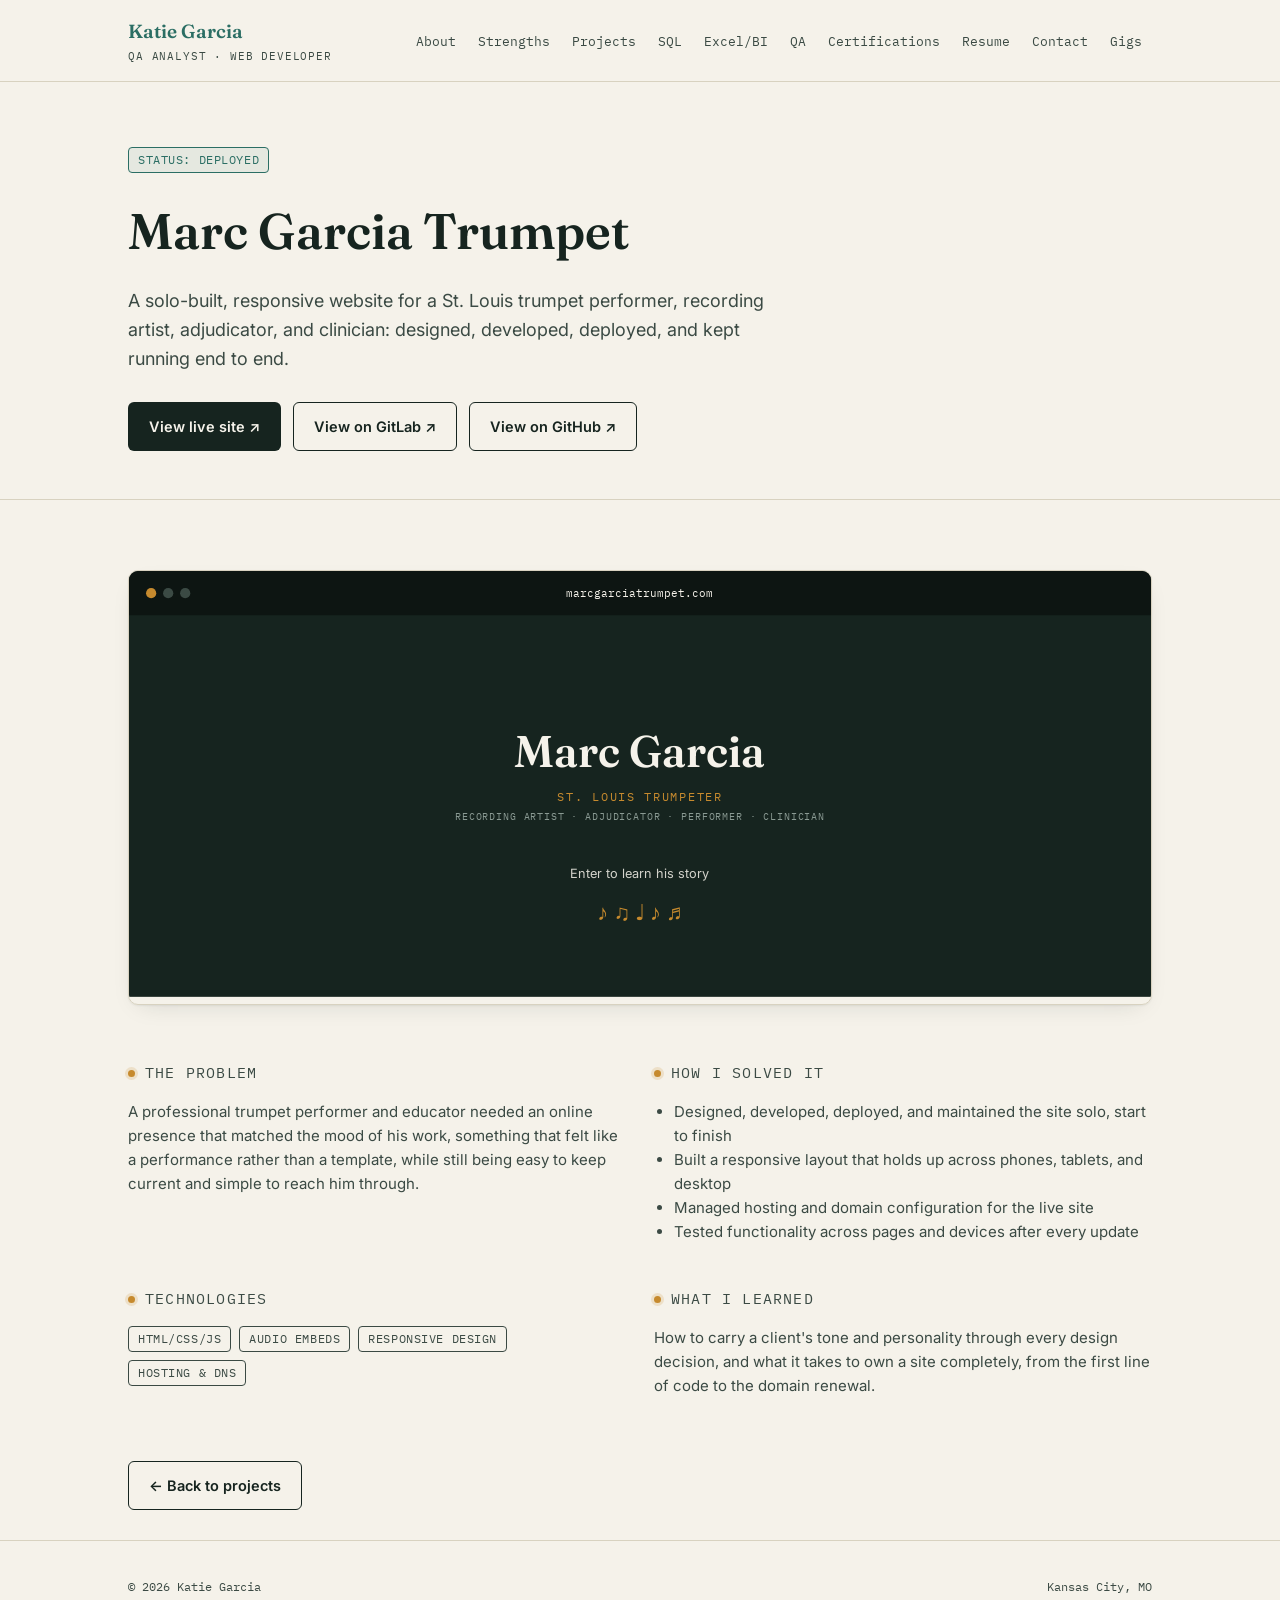
<file: projects/marc-garcia-trumpet.html>
<!DOCTYPE html>
<html lang="en">
<head>
<meta charset="UTF-8">
<meta name="viewport" content="width=device-width, initial-scale=1.0">
<title>Marc Garcia Trumpet · Case Study | Katie Garcia</title>
<link rel="stylesheet" href="../style.css">
</head>
<body>

<nav class="site-nav">
  <div class="wrap">
    <div class="brand"><a href="../index.html">Katie Garcia</a><small>QA Analyst · Web Developer</small></div>
     <div class="nav-links">
      <a href="../index.html#about">About</a>
      <a href="../index.html#strengths">Strengths</a>
      <a href="../index.html#projects">Projects</a>
      <a href="../index.html#sql">SQL</a>
      <a href="../index.html#excel">Excel/BI</a>
      <a href="../index.html#qa">QA</a>
      <a href="../index.html#certifications">Certifications</a>
      <a href="../index.html#resume">Resume</a>
      <a href="../index.html#contact">Contact</a>
       <a href="../gigs.html">Gigs</a>
    </div>
    <!--<div class="nav-links">
      <a href="../index.html#projects" class="back-link">← All projects</a>
    </div>-->
     <!--<a href="../index.html#projects" class="back-link">← All projects</a>-->
  </div>
</nav>
<header class="detail-hero">
  <div class="wrap">
    <span class="tag pass">Status: Deployed</span>
    <h1>Marc Garcia Trumpet</h1>
    <p class="lede">A solo-built, responsive website for a St. Louis trumpet performer, recording artist, adjudicator, and clinician: designed, developed, deployed, and kept running end to end.</p>
    <div class="btn-row">
      <a class="btn btn-primary" href="https://marcgarciatrumpet.com" target="_blank" rel="noopener">View live site ↗</a>
      <a class="btn btn-outline" href="https://gitlab.com/katiegarcia/client-business-website" target="_blank" rel="noopener">View on GitLab ↗</a>
      <a class="btn btn-outline" href="https://github.com/katiegarcia89/client-business-website" target="_blank" rel="noopener">View on GitHub ↗</a>
      
    </div>
  </div>
</header>

<section>
  <div class="wrap">

    <div class="shot-frame" aria-hidden="true">
      <svg viewBox="0 0 1200 500" xmlns="http://www.w3.org/2000/svg" role="img" aria-label="Preview of the Marc Garcia Trumpet homepage">
        <rect width="1200" height="500" fill="#16241F"/>
        <rect width="1200" height="52" fill="#0d1512"/>
        <circle cx="26" cy="26" r="6" fill="#C68A2E"/>
        <circle cx="46" cy="26" r="6" fill="#3B4A44"/>
        <circle cx="66" cy="26" r="6" fill="#3B4A44"/>
        <text x="600" y="31" text-anchor="middle" font-family="IBM Plex Mono, monospace" font-size="13" fill="#F5F2EA">marcgarciatrumpet.com</text>
        <text x="600" y="230" text-anchor="middle" font-family="Fraunces, serif" font-size="52" font-weight="600" fill="#F5F2EA">Marc Garcia</text>
        <text x="600" y="270" text-anchor="middle" font-family="IBM Plex Mono, monospace" font-size="14" letter-spacing="2" fill="#C68A2E">ST. LOUIS TRUMPETER</text>
        <text x="600" y="292" text-anchor="middle" font-family="IBM Plex Mono, monospace" font-size="12" letter-spacing="1" fill="#8a9a93">RECORDING ARTIST · ADJUDICATOR · PERFORMER · CLINICIAN</text>
        <text x="600" y="360" text-anchor="middle" font-family="Inter, sans-serif" font-size="15" fill="#F5F2EA" opacity="0.85">Enter to learn his story</text>
        <text x="600" y="410" text-anchor="middle" font-family="Fraunces, serif" font-size="26" fill="#C68A2E">♪ ♫ ♩ ♪ ♬</text>
      </svg>
    </div>

    <div class="qa-grid">
      <div class="qa-block">
        <p class="eyebrow">The Problem</p>
        <p>A professional trumpet performer and educator needed an online presence that matched the mood of his work, something that felt like a performance rather than a template, while still being easy to keep current and simple to reach him through.</p>
      </div>
      <div class="qa-block">
        <p class="eyebrow">How I Solved It</p>
        <ul>
          <li>Designed, developed, deployed, and maintained the site solo, start to finish</li>
          <li>Built a responsive layout that holds up across phones, tablets, and desktop</li>
          <li>Managed hosting and domain configuration for the live site</li>
          <li>Tested functionality across pages and devices after every update</li>
        </ul>
      </div>
      <div class="qa-block">
        <p class="eyebrow">Technologies</p>
        <ul style="list-style:none; padding:0; display:flex; flex-wrap:wrap; gap:8px;">
          <li class="tag">HTML/CSS/JS</li><li class="tag">Audio Embeds</li><li class="tag">Responsive Design</li><li class="tag">Hosting &amp; DNS</li>
        </ul>
      </div>
      <div class="qa-block">
        <p class="eyebrow">What I Learned</p>
        <p>How to carry a client's tone and personality through every design decision, and what it takes to own a site completely, from the first line of code to the domain renewal.</p>
      </div>
    </div>

    <div class="btn-row" style="margin-top:48px;">
      <!--<a class="btn btn-primary" href="https://marcgarciatrumpet.com" target="_blank" rel="noopener">See it live ↗</a>
      <a class="btn btn-outline" href="https://github.com/katiegarcia89/client-business-website" target="_blank" rel="noopener">GitHub ↗</a>
      <a class="btn btn-outline" href="https://gitlab.com/katiegarcia/client-business-website" target="_blank" rel="noopener">GitLab ↗</a>-->
      <a class="btn btn-outline" href="../index.html#projects">← Back to projects</a>
    </div>
  </div>
</section>

<footer>
  <div class="wrap" style="display:flex; justify-content:space-between; width:100%; flex-wrap:wrap; gap:10px;">
    <span>© 2026 Katie Garcia</span>
    <span>Kansas City, MO</span>
  </div>
</footer>

</body>
</html>
</file>
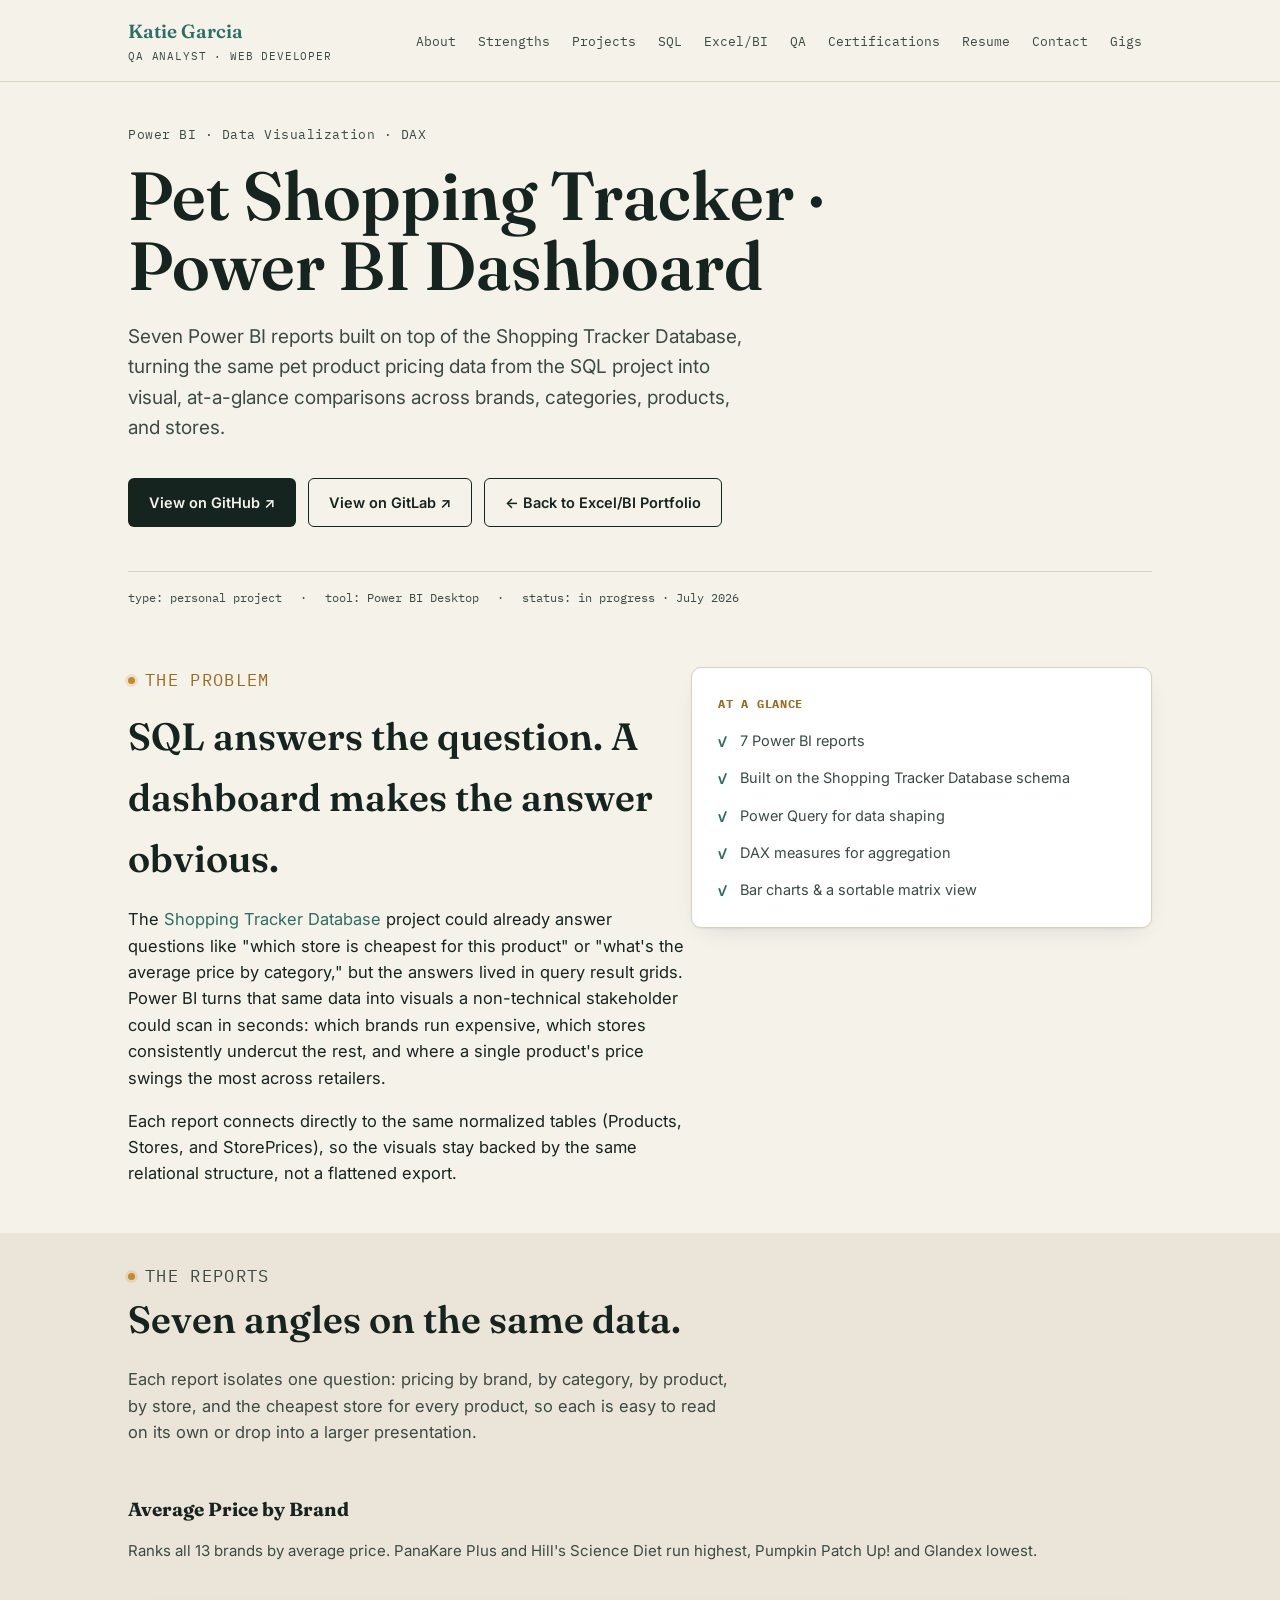
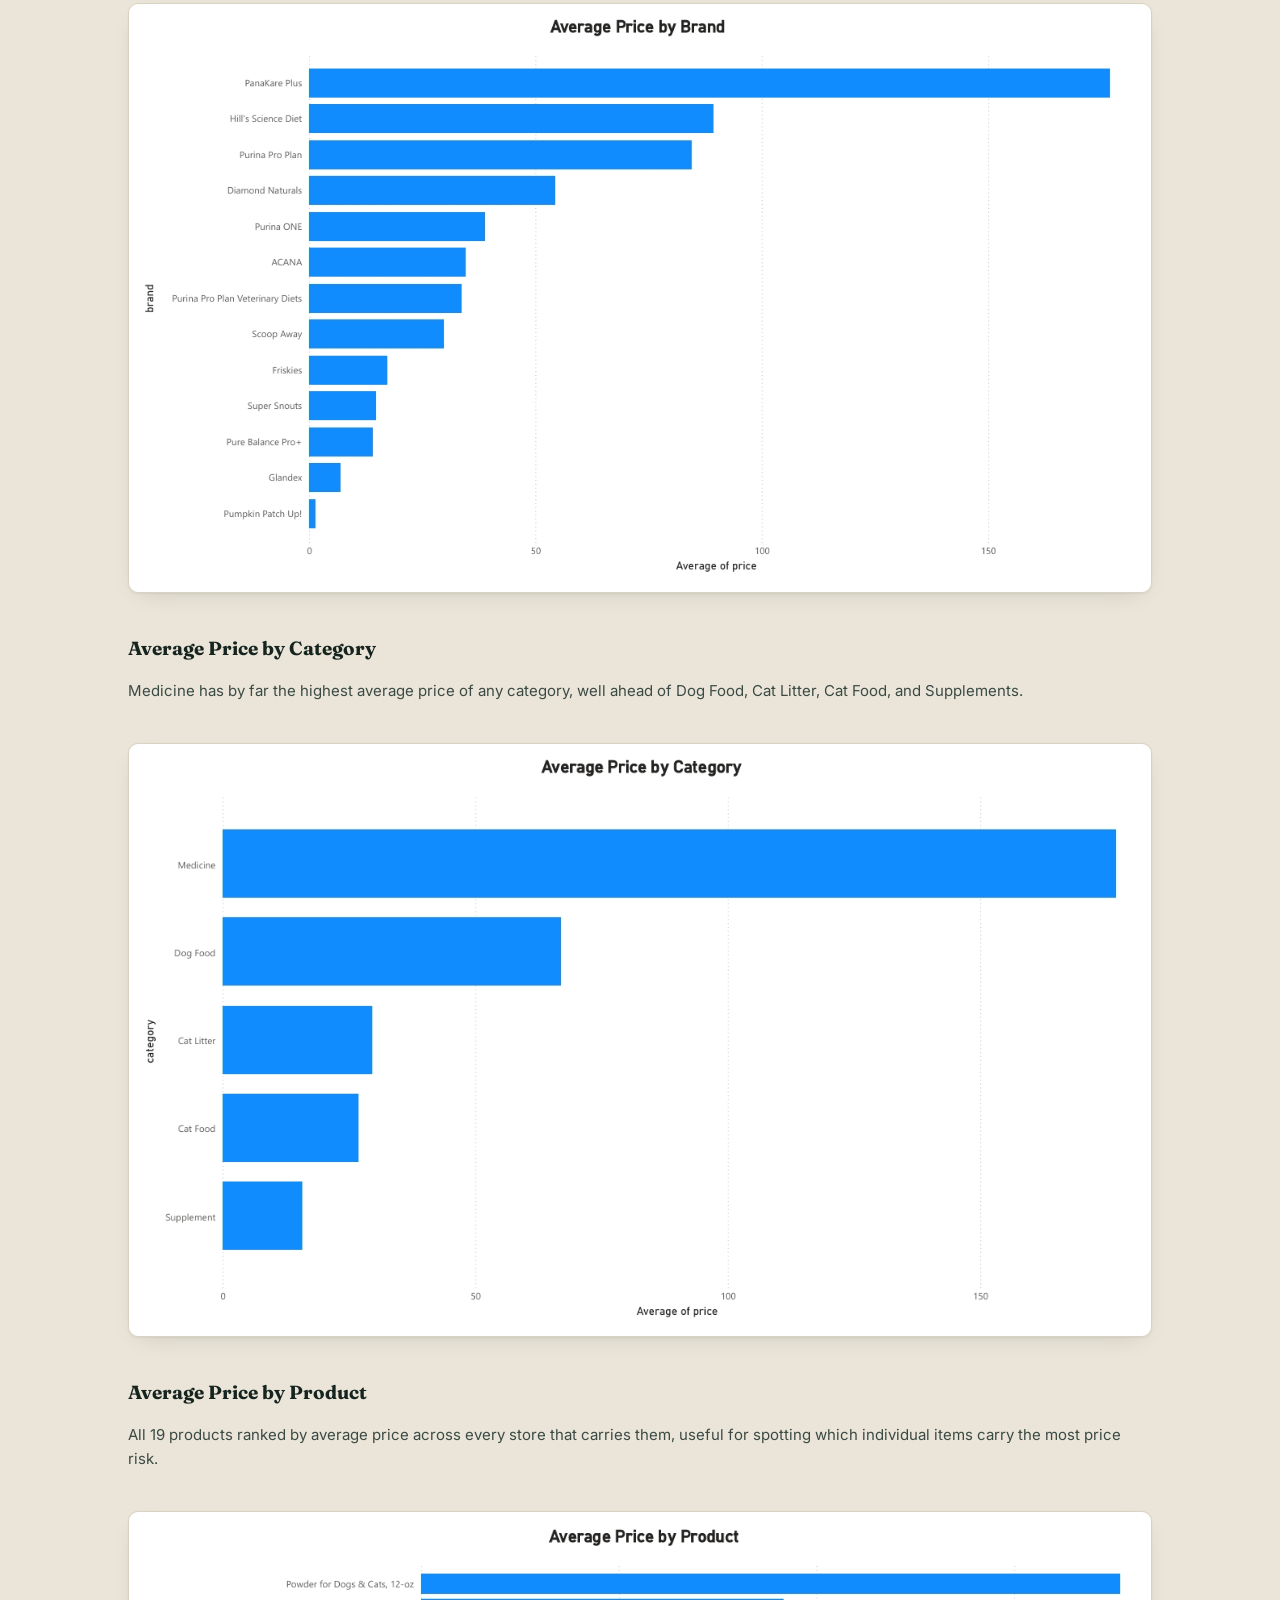
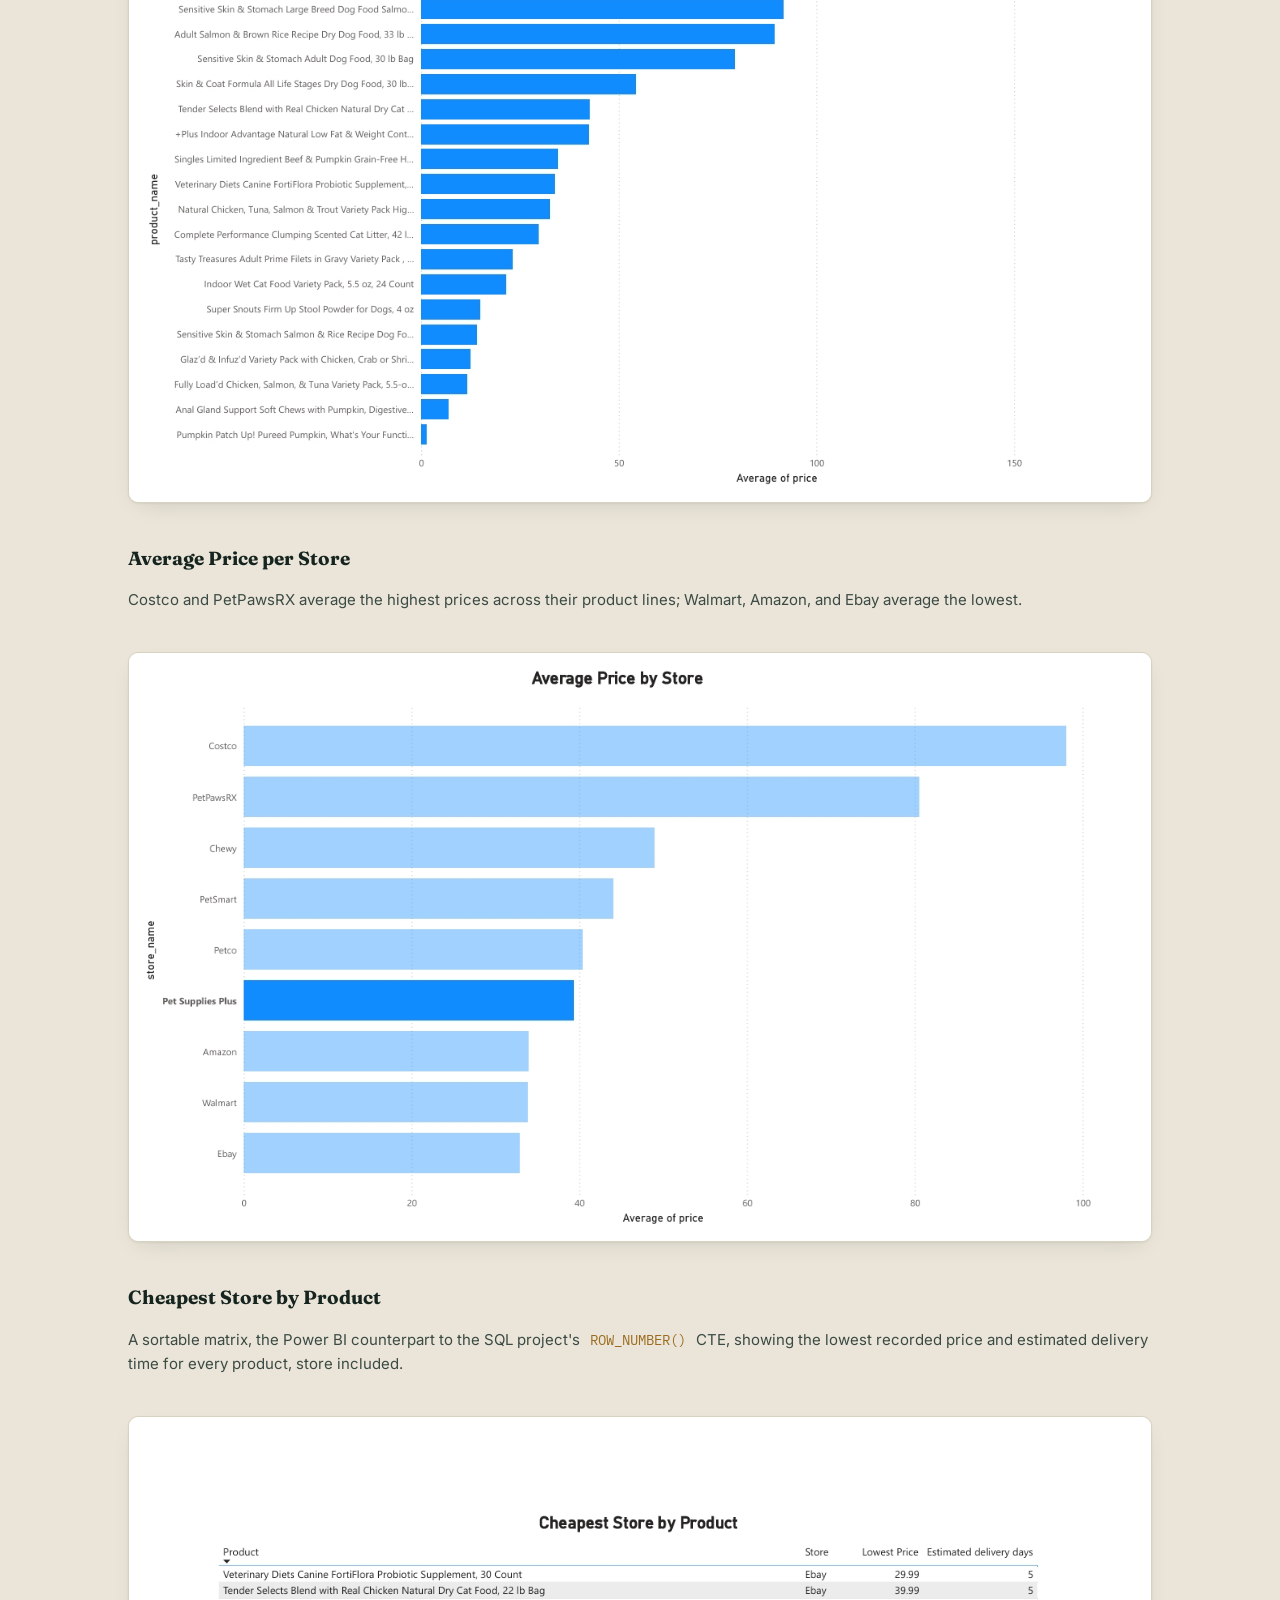
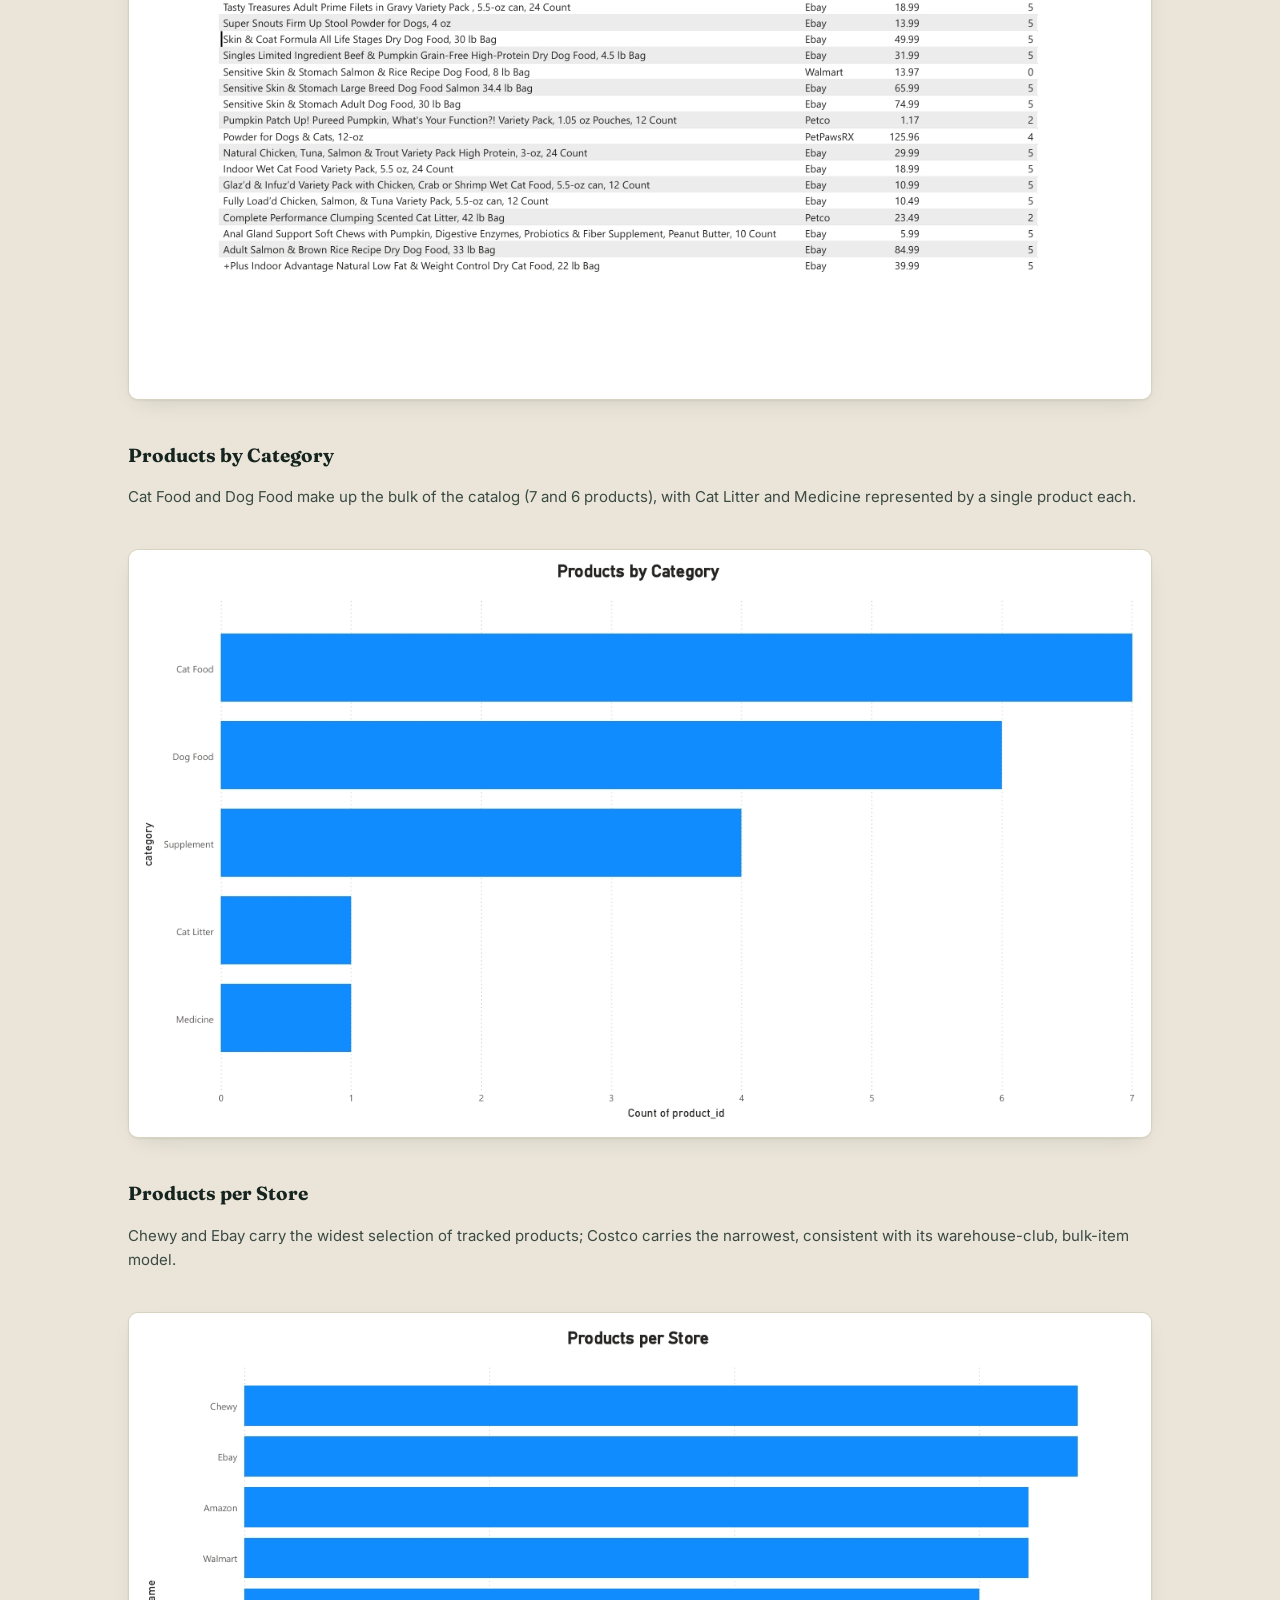
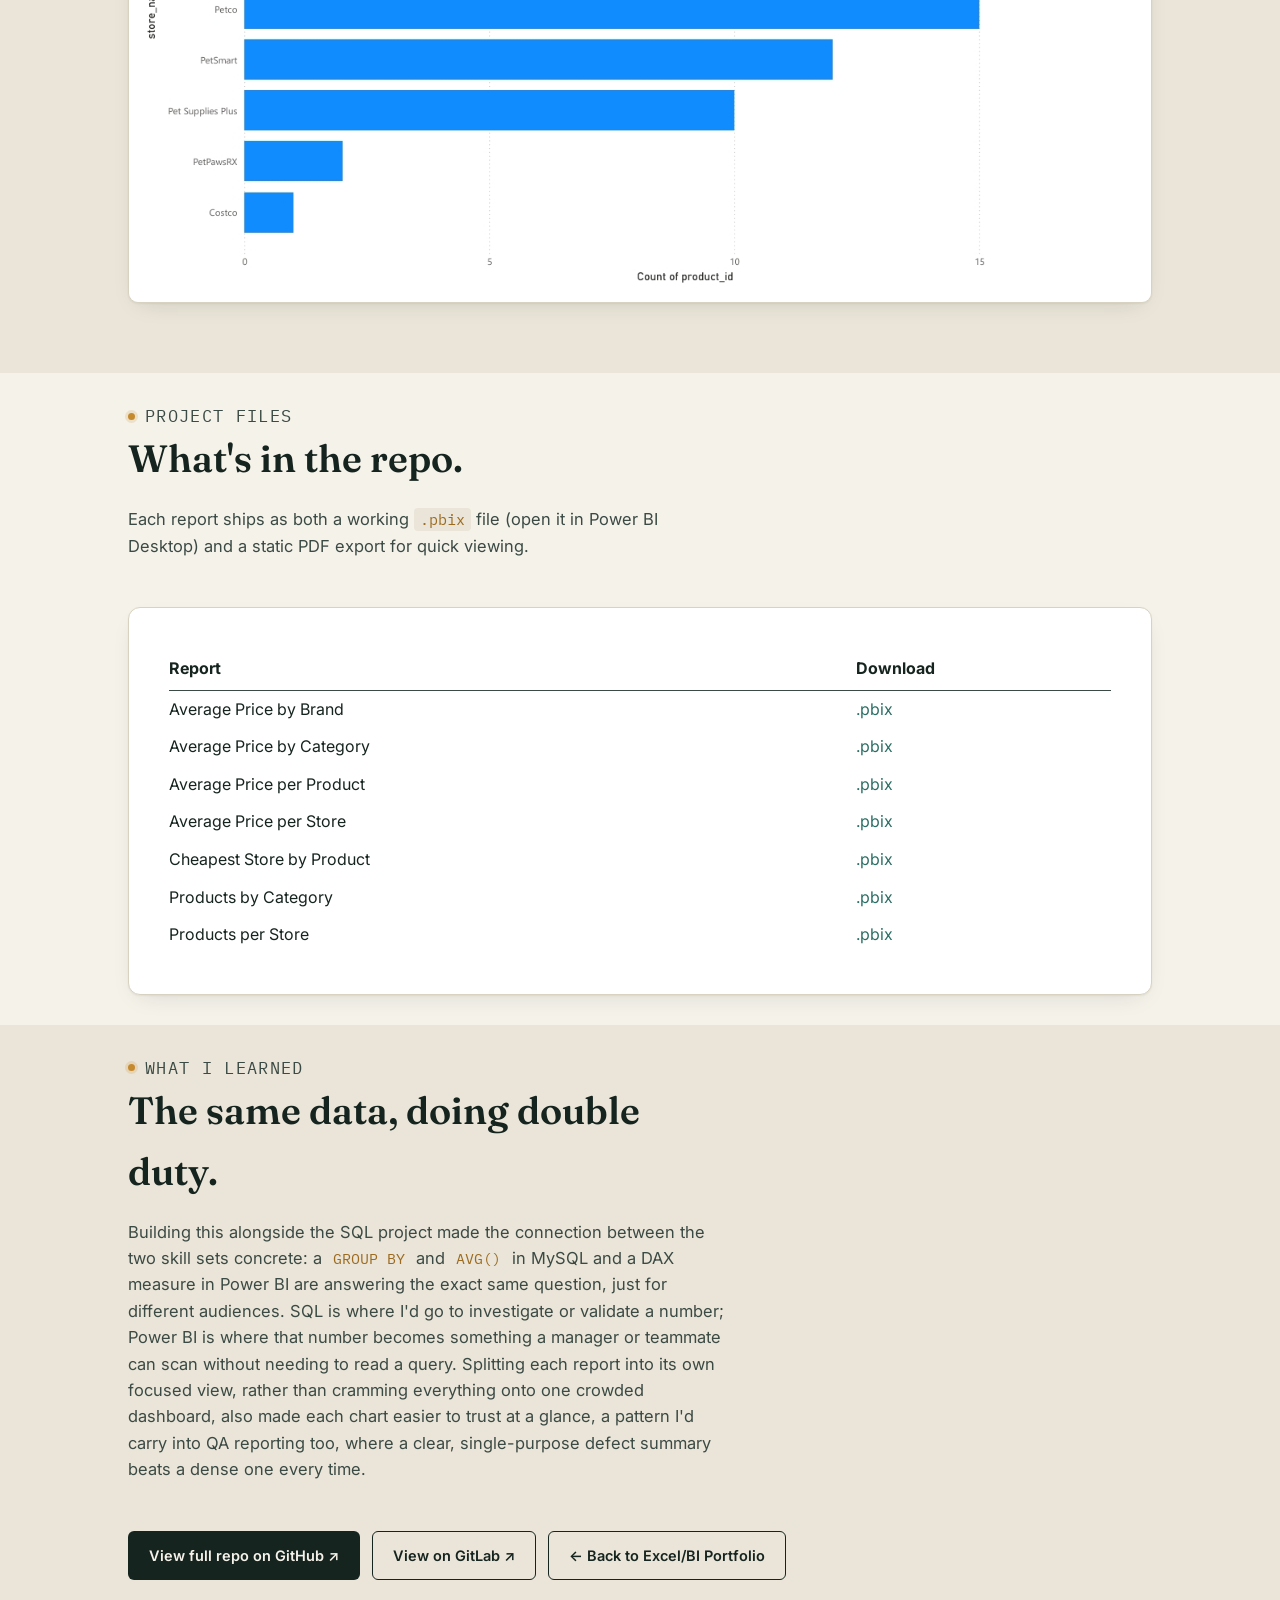
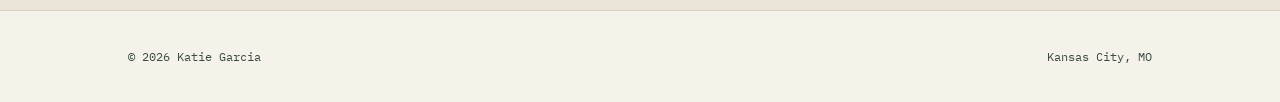
<file: projects/pet-shopping-tracker-power-bi.html>
<!DOCTYPE html>
<html lang="en">
<head>
<meta charset="UTF-8">
<meta name="viewport" content="width=device-width, initial-scale=1.0">
<title>Pet Shopping Tracker · Power BI Dashboard · Katie Garcia</title>
<meta name="description" content="Case study: Power BI dashboards built on top of the Shopping Tracker Database, analyzing pet product pricing across retailers, by Katie Garcia.">
<link rel="stylesheet" href="../style.css">
</head>
<body>

<nav class="site-nav">
  <div class="wrap">
    <div class="brand"><a href="../index.html">Katie Garcia</a><small>QA Analyst · Web Developer</small></div>
    <div class="nav-links">
      <a href="../index.html#about">About</a>
      <a href="../index.html#strengths">Strengths</a>
      <a href="../index.html#projects">Projects</a>
      <a href="../index.html#sql">SQL</a>
      <a href="../index.html#excel">Excel/BI</a>
      <a href="../index.html#qa">QA</a>
      <a href="../index.html#certifications">Certifications</a>
      <a href="../index.html#resume">Resume</a>
      <a href="../index.html#contact">Contact</a>
       <a href="../gigs.html">Gigs</a>
    </div>
    <!--<a href="../index.html#excel" class="back-link">← Excel/BI</a>-->
  </div>
</nav>

<header class="hero">
  <div class="wrap">
    <p class="kicker">Power BI · Data Visualization · DAX</p>
    <h1>Pet Shopping Tracker · Power BI Dashboard</h1>
    <p class="lede">Seven Power BI reports built on top of the Shopping Tracker Database, turning the same pet product pricing data from the SQL project into visual, at-a-glance comparisons across brands, categories, products, and stores.</p>
    <div class="btn-row">
      <a class="btn btn-primary" href="https://github.com/katiegarcia89/pet-shopping-tracker-power-bi-dashboard" target="_blank" rel="noopener">View on GitHub ↗</a>
      <a class="btn btn-outline" href="https://gitlab.com/katiegarcia/pet-shopping-tracker-power-bi-dashboard" target="_blank" rel="noopener">View on GitLab ↗</a>
      <a class="btn btn-outline" href="../index.html#excel">← Back to Excel/BI Portfolio</a>
    </div>
    <div class="build-line">
      <span>type: personal project</span>
      <span>·</span>
      <span>tool: Power BI Desktop</span>
      <span>·</span>
      <span>status: in progress · July 2026</span>
    </div>
  </div>
</header>

<!-- PROBLEM -->
<section id="problem">
  <div class="wrap about-grid">
    <div>
      <p class="eyebrow">The Problem</p>
      <h2 class="section-title">SQL answers the question. A dashboard makes the answer obvious.</h2>
      <p>The <a href="shopping-tracker-database.html">Shopping Tracker Database</a> project could already answer questions like "which store is cheapest for this product" or "what's the average price by category," but the answers lived in query result grids. Power BI turns that same data into visuals a non-technical stakeholder could scan in seconds: which brands run expensive, which stores consistently undercut the rest, and where a single product's price swings the most across retailers.</p>
      <p>Each report connects directly to the same normalized tables (Products, Stores, and StorePrices), so the visuals stay backed by the same relational structure, not a flattened export.</p>
    </div>
    <div class="fact-card">
      <h3>At a glance</h3>
      <ul class="fact-list">
        <li>7 Power BI reports</li>
        <li>Built on the Shopping Tracker Database schema</li>
        <li>Power Query for data shaping</li>
        <li>DAX measures for aggregation</li>
        <li>Bar charts &amp; a sortable matrix view</li>
      </ul>
    </div>
  </div>
</section>

<!-- REPORTS -->
<section style="background:var(--paper-dim);">
  <div class="wrap">
    <div class="section-head">
      <p class="eyebrow">The Reports</p>
      <h2 class="section-title">Seven angles on the same data.</h2>
      <p>Each report isolates one question: pricing by brand, by category, by product, by store, and the cheapest store for every product, so each is easy to read on its own or drop into a larger presentation.</p>
    </div>

    <div style="margin-bottom:36px;">
      <h3 style="font-family:var(--display); font-size:19px; margin-bottom:10px;">Average Price by Brand</h3>
      <p style="color:var(--ink-soft); font-size:15px; margin-bottom:14px;">Ranks all 13 brands by average price. PanaKare Plus and Hill's Science Diet run highest, Pumpkin Patch Up! and Glandex lowest.</p>
      <div class="shot-frame"><img src="assets/pbi-avg-price-brand.jpeg" alt="Power BI bar chart showing average price by brand, ranked from PanaKare Plus (highest) to Pumpkin Patch Up! (lowest)." loading="lazy"></div>
    </div>

    <div style="margin-bottom:36px;">
      <h3 style="font-family:var(--display); font-size:19px; margin-bottom:10px;">Average Price by Category</h3>
      <p style="color:var(--ink-soft); font-size:15px; margin-bottom:14px;">Medicine has by far the highest average price of any category, well ahead of Dog Food, Cat Litter, Cat Food, and Supplements.</p>
      <div class="shot-frame"><img src="assets/pbi-avg-price-category.jpeg" alt="Power BI bar chart showing average price by category: Medicine, Dog Food, Cat Litter, Cat Food, Supplement." loading="lazy"></div>
    </div>

    <div style="margin-bottom:36px;">
      <h3 style="font-family:var(--display); font-size:19px; margin-bottom:10px;">Average Price by Product</h3>
      <p style="color:var(--ink-soft); font-size:15px; margin-bottom:14px;">All 19 products ranked by average price across every store that carries them, useful for spotting which individual items carry the most price risk.</p>
      <div class="shot-frame"><img src="assets/pbi-avg-price-product.jpeg" alt="Power BI bar chart showing average price per product across all 19 products." loading="lazy"></div>
    </div>

    <div style="margin-bottom:36px;">
      <h3 style="font-family:var(--display); font-size:19px; margin-bottom:10px;">Average Price per Store</h3>
      <p style="color:var(--ink-soft); font-size:15px; margin-bottom:14px;">Costco and PetPawsRX average the highest prices across their product lines; Walmart, Amazon, and Ebay average the lowest.</p>
      <div class="shot-frame"><img src="assets/pbi-avg-price-store.jpeg" alt="Power BI bar chart showing average price per store, from Costco (highest) to Ebay (lowest)." loading="lazy"></div>
    </div>

    <div style="margin-bottom:36px;">
      <h3 style="font-family:var(--display); font-size:19px; margin-bottom:10px;">Cheapest Store by Product</h3>
      <p style="color:var(--ink-soft); font-size:15px; margin-bottom:14px;">A sortable matrix, the Power BI counterpart to the SQL project's <code>ROW_NUMBER()</code> CTE, showing the lowest recorded price and estimated delivery time for every product, store included.</p>
      <div class="shot-frame"><img src="assets/pbi-cheapest-store-product.jpeg" alt="Power BI table listing the cheapest store, lowest price, and estimated delivery days for every product." loading="lazy"></div>
    </div>

    <div style="margin-bottom:36px;">
      <h3 style="font-family:var(--display); font-size:19px; margin-bottom:10px;">Products by Category</h3>
      <p style="color:var(--ink-soft); font-size:15px; margin-bottom:14px;">Cat Food and Dog Food make up the bulk of the catalog (7 and 6 products), with Cat Litter and Medicine represented by a single product each.</p>
      <div class="shot-frame"><img src="assets/pbi-products-category.jpeg" alt="Power BI bar chart showing product count by category." loading="lazy"></div>
    </div>

    <div>
      <h3 style="font-family:var(--display); font-size:19px; margin-bottom:10px;">Products per Store</h3>
      <p style="color:var(--ink-soft); font-size:15px; margin-bottom:14px;">Chewy and Ebay carry the widest selection of tracked products; Costco carries the narrowest, consistent with its warehouse-club, bulk-item model.</p>
      <div class="shot-frame"><img src="assets/pbi-products-store.jpeg" alt="Power BI bar chart showing product count carried by each store, from Chewy (highest) to Costco (lowest)." loading="lazy"></div>
    </div>
  </div>
</section>

<!-- PROJECT FILES -->
<section>
  <div class="wrap">
    <div class="section-head">
      <p class="eyebrow">Project Files</p>
      <h2 class="section-title">What's in the repo.</h2>
      <p>Each report ships as both a working <code>.pbix</code> file (open it in Power BI Desktop) and a static PDF export for quick viewing.</p>
    </div>
    <div class="resume-box">
      <table style="width:100%; border-collapse:collapse;">
        <thead>
          <tr style="text-align:left; border-bottom:1px solid var(--ink-soft);">
            <th style="padding:8px 12px 8px 0;">Report</th>
            <th style="padding:8px 0;">Download</th>
          </tr>
        </thead>
        <tbody>
          <tr><td style="padding:6px 12px 6px 0;">Average Price by Brand</td><td style="padding:6px 0;"><a href="assets/pbi/Average_Price_by_Brand.pbix" download>.pbix</a></td></tr>
          <tr><td style="padding:6px 12px 6px 0;">Average Price by Category</td><td style="padding:6px 0;"><a href="assets/pbi/Average_Price_by_Category.pbix" download>.pbix</a></td></tr>
          <tr><td style="padding:6px 12px 6px 0;">Average Price per Product</td><td style="padding:6px 0;"><a href="assets/pbi/Average_Price_per_Product.pbix" download>.pbix</a></td></tr>
          <tr><td style="padding:6px 12px 6px 0;">Average Price per Store</td><td style="padding:6px 0;"><a href="assets/pbi/Average_Price_per_Store.pbix" download>.pbix</a></td></tr>
          <tr><td style="padding:6px 12px 6px 0;">Cheapest Store by Product</td><td style="padding:6px 0;"><a href="assets/pbi/Cheapest_Store_by_Product.pbix" download>.pbix</a></td></tr>
          <tr><td style="padding:6px 12px 6px 0;">Products by Category</td><td style="padding:6px 0;"><a href="assets/pbi/Products_by_Category.pbix" download>.pbix</a></td></tr>
          <tr><td style="padding:6px 12px 6px 0;">Products per Store</td><td style="padding:6px 0;"><a href="assets/pbi/Products_per_Store.pbix" download>.pbix</a></td></tr>
        </tbody>
      </table>
    </div>
  </div>
</section>

<!-- WHAT WAS LEARNED -->
<section style="background:var(--paper-dim);">
  <div class="wrap">
    <div class="section-head">
      <p class="eyebrow">What I Learned</p>
      <h2 class="section-title">The same data, doing double duty.</h2>
      <p>Building this alongside the SQL project made the connection between the two skill sets concrete: a <code>GROUP BY</code> and <code>AVG()</code> in MySQL and a DAX measure in Power BI are answering the exact same question, just for different audiences. SQL is where I'd go to investigate or validate a number; Power BI is where that number becomes something a manager or teammate can scan without needing to read a query. Splitting each report into its own focused view, rather than cramming everything onto one crowded dashboard, also made each chart easier to trust at a glance, a pattern I'd carry into QA reporting too, where a clear, single-purpose defect summary beats a dense one every time.</p>
    </div>
    <div class="btn-row">
      <a class="btn btn-primary" href="https://github.com/katiegarcia89/pet-shopping-tracker-power-bi-dashboard" target="_blank" rel="noopener">View full repo on GitHub ↗</a>
      <a class="btn btn-outline" href="https://gitlab.com/katiegarcia/pet-shopping-tracker-power-bi-dashboard" target="_blank" rel="noopener">View on GitLab ↗</a>
      <a class="btn btn-outline" href="../index.html#excel">← Back to Excel/BI Portfolio</a>
    </div>
  </div>
</section>

<footer>
  <div class="wrap" style="display:flex; justify-content:space-between; width:100%; flex-wrap:wrap; gap:10px;">
    <span>© 2026 Katie Garcia</span>
    <span>Kansas City, MO</span>
  </div>
</footer>

</body>
</html>
</file>
<file: style.css>
/* ==========================================================================
   Katie Garcia — Portfolio
   Design system: "test report" — a QA analyst's precision meets a
   musician's warmth. Ink + paper base, amber "pass" accent, monospace
   status tags borrowed from build/test tooling.
   ========================================================================== */

@import url('https://fonts.googleapis.com/css2?family=Fraunces:opsz,wght@9..144,400;9..144,500;9..144,600;9..144,700&family=Inter:wght@400;500;600;700&family=IBM+Plex+Mono:wght@400;500;600&display=swap');
@import url("https://fonts.googleapis.com/css2?family=Cormorant+Garamond:ital,wght@1,300&display=swap");

:root {
  --ink: #16241F;
  /* near-black, slight green cast */
  --ink-soft: #3B4A44;
  --paper: #F5F2EA;
  /* warm paper */
  --paper-dim: #EAE5D8;
  --card: #FFFFFF;
  --line: #D8D2C0;
  --amber: #C68A2E;
  /* "pass" accent */
  --amber-deep: #9C6B1F;
  --clay: #B24B32;
  /* "in progress" / warm secondary */
  --teal: #2B6E64;
  /* links / interactive */
  --shadow: 0 1px 2px rgba(22, 36, 31, .06), 0 8px 24px -12px rgba(22, 36, 31, .18);

  --display: 'Fraunces', serif;
  --body: 'Inter', sans-serif;
  --mono: 'IBM Plex Mono', monospace;

  color-scheme: light;
}

* {
  box-sizing: border-box;
}

html {
  scroll-behavior: smooth;
}

body {
  margin: 0;
  background: var(--paper);
  color: var(--ink);
  font-family: var(--body);
  font-size: 16px;
  line-height: 1.6;
  -webkit-font-smoothing: antialiased;
}

a {
  color: var(--teal);
  text-decoration: none;
}

a:hover {
  text-decoration: underline;
}

img {
  max-width: 100%;
  display: block;
}

::selection {
  background: var(--amber);
  color: var(--ink);
}

:focus-visible {
  outline: 2px solid var(--amber-deep);
  outline-offset: 3px;
  border-radius: 2px;
}

@media (prefers-reduced-motion: reduce) {
  html {
    scroll-behavior: auto;
  }

  * {
    animation-duration: .001ms !important;
    transition-duration: .001ms !important;
  }
}

.wrap {
  max-width: 1080px;
  margin: 0 auto;
  padding: 0 28px;
}

section {
  /*padding: 96px 0;*/
  padding: 30px 0;
}

@media (max-width:640px) {
  section {
    padding: 64px 0;
  }

  .wrap {
    padding: 0 20px;
  }
}

@media (max-width:640px) {
  .resume-box {
    padding: 24px;
  }

  .resume-box table {
    font-size: 13.5px;
  }
}

/* ---------- eyebrow / mono labels (QA vocabulary) ---------- */
.eyebrow {
  font-family: var(--mono);
  font-size: 12.5px;
  letter-spacing: .08em;
  text-transform: uppercase;
  color: var(--amber-deep);
  display: flex;
  align-items: center;
  gap: 10px;
  margin: 0 0 14px;
}

.eyebrow::before {
  content: "";
  width: 7px;
  height: 7px;
  border-radius: 50%;
  background: var(--amber);
  box-shadow: 0 0 0 3px rgba(198, 138, 46, .18);
}

/* ---------- status tags ---------- */
.tag {
  display: inline-flex;
  align-items: center;
  gap: 6px;
  font-family: var(--mono);
  font-size: 11.5px;
  letter-spacing: .05em;
  text-transform: uppercase;
  padding: 4px 9px;
  border-radius: 4px;
  border: 1px solid currentColor;
  line-height: 1.4;
}

.tag.pass {
  color: var(--teal);
  background: rgba(43, 110, 100, .08);
}

.tag.live {
  color: var(--amber-deep);
  background: rgba(198, 138, 46, .1);
}

.tag.wip {
  color: var(--clay);
  background: rgba(178, 75, 50, .08);
}

/* ---------- nav ---------- */
.site-nav {
  position: sticky;
  top: 0;
  z-index: 40;
  background: rgba(245, 242, 234, .92);
  backdrop-filter: blur(8px);
  border-bottom: 1px solid var(--line);
}

.site-nav .wrap {
  display: flex;
  align-items: center;
  justify-content: space-between;
  padding-top: 16px;
  padding-bottom: 16px;
  gap: 16px;
}

.brand {
  font-family: var(--display);
  font-weight: 600;
  font-size: 19px;
  color: var(--ink);
}

.brand em {
  font-style: normal;
  color: var(--amber-deep);
}

.brand small {
  display: block;
  font-family: var(--mono);
  font-weight: 400;
  font-size: 10.5px;
  letter-spacing: .08em;
  color: var(--ink-soft);
  text-transform: uppercase;
  margin-top: 2px;
}

.nav-links {
  display: flex;
  flex-wrap: wrap;
  gap: 4px 2px;
  font-family: var(--mono);
  font-size: 12.5px;
}

.nav-links a {
  color: var(--ink-soft);
  padding: 8px 10px;
  border-radius: 5px;
}

.nav-links a:hover {
  color: var(--ink);
  background: var(--paper-dim);
  text-decoration: none;
}

@media (max-width:860px) {
  .site-nav .wrap {
    flex-wrap: wrap;
    row-gap: 8px;
  }

  .nav-links {
    gap: 2px 0;
    width: 100%;
  }

  .nav-links a {
    padding: 9px 8px;
    font-size: 12px;
  }
}

/* ---------- buttons ---------- */
.btn {
  display: inline-flex;
  align-items: center;
  gap: 8px;
  font-family: var(--body);
  font-weight: 600;
  font-size: 14.5px;
  padding: 12px 20px;
  border-radius: 6px;
  border: 1px solid transparent;
  cursor: pointer;
}

.btn-primary {
  background: var(--ink);
  color: var(--paper);
}

.btn-primary:hover {
  background: #0d1512;
  text-decoration: none;
}

.btn-outline {
  border-color: var(--ink);
  color: var(--ink);
}

.btn-outline:hover {
  background: var(--ink);
  color: var(--paper);
  text-decoration: none;
}

.btn-sm {
  padding: 9px 14px;
  font-size: 13px;
}

.btn-row {
  display: flex;
  flex-wrap: wrap;
  gap: 12px;
}

/* ---------- hero ---------- */
.hero {
  padding-top: 30px;
  /* padding-top: 76px;*/
  /*padding-bottom: 88px;*/
  padding-bottom: 30px;
}

.hero-grid {
  display: grid;
  grid-template-columns: 1.3fr .7fr;
  gap: 48px;
  align-items: center;
}

@media (max-width:860px) {
  .hero-grid {
    grid-template-columns: 1fr;
  }
}

.stack-card {
  background: var(--card);
  border: 1px solid var(--line);
  border-radius: 12px;
  padding: 28px;
  box-shadow: var(--shadow);
}

.stack-card h3 {
  font-family: var(--mono);
  font-size: 12px;
  letter-spacing: .06em;
  text-transform: uppercase;
  color: var(--amber-deep);
  margin: 0 0 16px;
}

.hero .kicker {
  font-family: var(--mono);
  font-size: 13px;
  color: var(--ink-soft);
  letter-spacing: .04em;
}

.hero h1 {
  font-family: var(--display);
  font-weight: 600;
  font-size: clamp(40px, 6vw, 68px);
  line-height: 1.03;
  margin: 14px 0 22px;
  max-width: 16ch;
}

.hero h1 em {
  font-style: normal;
  color: var(--amber-deep);
}

.hero p.lede {
  font-size: 19px;
  color: var(--ink-soft);
  max-width: 52ch;
  margin: 0 0 34px;
}

.build-line {
  margin-top: 44px;
  font-family: var(--mono);
  font-size: 12px;
  color: var(--ink-soft);
  border-top: 1px solid var(--line);
  padding-top: 16px;
  display: flex;
  flex-wrap: wrap;
  gap: 6px 18px;
}

.curious {
  font-family: "Cormorant Garamond", serif;
  font-weight: 600;
  font-style: italic;
  /*font-size: clamp(0px, 6vw, 68px);*/
  font-size: clamp(50px, 6vw, 68px);

}

/*.c {
  font-size: clamp(75px, 6vw, 68px);
}*/

/*.creative {
  font-size: clamp(92px, 5vw, 50px);
}*/

.creative span:nth-child(3n + 1) {
  color: #a86f17;
  /* gold */
}

.creative span:nth-child(3n + 2) {
  color: #345c52;
  /* muted green */
}

.creative span:nth-child(3n) {
  color: #a45f4b;
  /* muted terracotta */
}

/*  font-style: italic;
  text-decoration: underline;
  text-decoration-style: wavy;
  text-decoration-color: #a86f17;
  text-underline-offset: 0.12em;
}*/

/* ---------- headings ---------- */
h2.section-title {
  font-family: var(--display);
  font-weight: 600;
  font-size: clamp(28px, 3.4vw, 38px);
  margin: 0 0 16px;
}

.section-head {
  max-width: 60ch;
  margin-bottom: 48px;
}

.section-head p {
  color: var(--ink-soft);
  font-size: 16.5px;
  margin: 0;
}

/* ---------- about ---------- */
.about-grid {
  display: grid;
  grid-template-columns: 1.1fr .9fr;
 /*gap: 56px;*/
  align-items: start;
}

@media (max-width:760px) {
  .about-grid {
    grid-template-columns: 1fr;
    gap: 32px;
  }
}

.about-grid p {
  font-size: 16.5px;
}

.fact-list {
  list-style: none;
  margin: 0;
  padding: 0;
  display: grid;
  gap: 14px;
}

.fact-list li {
  font-size: 14.5px;
  padding-left: 22px;
  position: relative;
  color: var(--ink-soft);
}

.fact-list li::before {
  content: "✓";
  position: absolute;
  left: 0;
  top: 1px;
  color: var(--teal);
  font-family: var(--mono);
  font-weight: 600;
}

.fact-card {
  background: var(--card);
  border: 1px solid var(--line);
  border-radius: 10px;
  padding: 26px;
  box-shadow: var(--shadow);
}

.fact-card h3 {
  font-family: var(--mono);
  font-size: 12px;
  letter-spacing: .06em;
  text-transform: uppercase;
  color: var(--amber-deep);
  margin: 0 0 16px;
}

/* ---------- project cards ---------- */
.project-grid {
  display: grid;
  gap: 24px;
}

.project-card {
  background: var(--card);
  border: 1px solid var(--line);
  border-radius: 12px;
  padding: 32px;
  box-shadow: var(--shadow);
  display: grid;
  grid-template-columns: 1fr auto;
  gap: 24px;
  align-items: start;
}

@media (max-width:640px) {
  .project-card {
    grid-template-columns: 1fr;
  }
}

.project-card .meta-row {
  display: flex;
  align-items: center;
  gap: 10px;
  flex-wrap: wrap;
  margin-bottom: 10px;
}

.project-card h3 {
  font-family: var(--display);
  font-weight: 600;
  font-size: 24px;
  margin: 0 0 10px;
}

.project-card p {
  color: var(--ink-soft);
  margin: 0 0 16px;
  max-width: 60ch;
}

.stack {
  list-style: none;
  padding: 0;
  margin: 0 0 20px;
  display: flex;
  flex-wrap: wrap;
  gap: 8px;
}

.stack li {
  font-family: var(--mono);
  font-size: 11.5px;
  color: var(--ink-soft);
  background: var(--paper-dim);
  border-radius: 4px;
  padding: 4px 8px;
}

.project-card .links {
  display: flex;
  gap: 14px;
  flex-wrap: wrap;
  font-family: var(--mono);
  font-size: 13px;
}

/* ---------- sql / excel / qa cards ---------- */
.card-grid {
  display: grid;
  grid-template-columns: repeat(3, 1fr);
  gap: 20px;
}

@media (max-width:860px) {
  .card-grid {
    grid-template-columns: 1fr 1fr;
  }
}

@media (max-width:600px) {
  .card-grid {
    grid-template-columns: 1fr;
  }
}

.mini-card {
  background: var(--card);
  border: 1px solid var(--line);
  border-radius: 10px;
  padding: 22px;
  box-shadow: var(--shadow);
}

.mini-card .num {
  font-family: var(--mono);
  font-size: 11.5px;
  color: var(--amber-deep);
  letter-spacing: .06em;
}

.mini-card h4 {
  font-family: var(--display);
  font-size: 18px;
  margin: 10px 0 8px;
}

.mini-card p {
  font-size: 14px;
  color: var(--ink-soft);
  margin: 0;
}

.mini-card.placeholder {
  border-style: dashed;
}

.mini-card.placeholder p {
  font-style: italic;
}

/* ---------- certifications ---------- */
.cert-grid {
  display: grid;
  grid-template-columns: repeat(2, 1fr);
  gap: 20px;
}

@media (max-width:700px) {
  .cert-grid {
    grid-template-columns: 1fr;
  }
}

.cert-card {
  background: var(--card);
  border: 1px solid var(--line);
  border-radius: 10px;
  padding: 24px;
  box-shadow: var(--shadow);
  display: flex;
  flex-direction: column;
  gap: 12px;
}

.cert-card .cert-top {
  display: flex;
  justify-content: space-between;
  gap: 10px;
  align-items: flex-start;
}

.cert-top-right {
  display: flex;
  flex-direction: column;
  align-items: flex-end;
  gap: 8px;
}

.cert-thumb-sm {
  width: 56px;
  height: 56px;
  object-fit: cover;
  object-position: top;
  border: 1px solid var(--line);
  border-radius: 6px;
  background: #fff;
}

.cert-card h4 {
  font-family: var(--display);
  font-size: 18px;
  margin: 0;
}

.cert-card .issuer {
  font-family: var(--mono);
  font-size: 11.5px;
  color: var(--ink-soft);
}

.cert-card .cert-meta {
  font-size: 13.5px;
  color: var(--ink-soft);
}

/* ---------- resume ---------- */
.resume-box {
  background: var(--card);
  border: 1px solid var(--line);
  border-radius: 12px;
  padding: 40px;
  box-shadow: var(--shadow);
}

.resume-box h3 {
  font-family: var(--display);
  font-size: 20px;
  margin: 26px 0 10px;
}

.resume-box h3:first-child {
  margin-top: 0;
}

.resume-box .role {
  font-weight: 600;
}

.resume-box .role-meta {
  font-family: var(--mono);
  font-size: 12px;
  color: var(--ink-soft);
  margin: 2px 0 8px;
}

.resume-box ul {
  margin: 0 0 18px;
  padding-left: 20px;
  color: var(--ink-soft);
  font-size: 14.5px;
}

.resume-box li {
  margin-bottom: 6px;
}

.skill-chips {
  list-style: none;
  display: flex;
  flex-wrap: wrap;
  gap: 8px;
  padding: 0;
  margin: 0 0 20px;
}

.skill-chips li {
  font-family: var(--mono);
  font-size: 12px;
  background: var(--paper-dim);
  padding: 5px 10px;
  border-radius: 4px;
}

/* ---------- contact ---------- */
.contact-grid {
  display: grid;
  grid-template-columns: repeat(3, 1fr);
  gap: 18px;
}

@media (max-width:700px) {
  .contact-grid {
    grid-template-columns: 1fr;
  }
}

.contact-card {
  background: var(--card);
  border: 1px solid var(--line);
  border-radius: 10px;
  padding: 22px;
  box-shadow: var(--shadow);
  text-align: left;
}

.contact-card .eyebrow {
  margin-bottom: 8px;
}

.contact-card a {
  font-family: var(--mono);
  font-size: 14px;
  word-break: break-word;
}

/* ---------- footer ---------- */
footer {
  border-top: 1px solid var(--line);
  padding: 36px 0;
  font-family: var(--mono);
  font-size: 12px;
  color: var(--ink-soft);
  display: flex;
  justify-content: space-between;
  flex-wrap: wrap;
  gap: 10px;
}

/* ---------- project detail page ---------- */
.detail-hero {
  padding: 64px 0 48px;
  border-bottom: 1px solid var(--line);
}

.detail-hero .tag {
  margin-bottom: 18px;
}

.detail-hero h1 {
  font-family: var(--display);
  font-weight: 600;
  font-size: clamp(32px, 5vw, 50px);
  margin: 0 0 16px;
  max-width: 18ch;
}

.detail-hero p.lede {
  font-size: 18px;
  color: var(--ink-soft);
  max-width: 60ch;
  margin: 0 0 28px;
}

.qa-grid {
  display: grid;
  grid-template-columns: repeat(2, 1fr);
  gap: 28px;
  margin-top: 56px;
}

@media (max-width:700px) {
  .qa-grid {
    grid-template-columns: 1fr;
  }
}

.qa-block .eyebrow {
  margin-bottom: 10px;
}

.qa-block p,
.qa-block ul {
  color: var(--ink-soft);
  font-size: 15px;
}

.qa-block ul {
  padding-left: 20px;
}

.back-link {
  font-family: var(--mono);
  font-size: 13px;
}

.shot-frame {
  border: 1px solid var(--line);
  border-radius: 10px;
  overflow: hidden;
  box-shadow: var(--shadow);
  margin: 40px 0;
}

.shot-frame img {
  width: 100%;
}

.shot-frame.small {
  max-width: 640px;
  margin-left: auto;
  margin-right: 0;
}

/* ---------- code blocks ---------- */
.code-block {
  background: var(--ink);
  color: var(--paper);
  font-family: var(--mono);
  font-size: 13px;
  line-height: 1.6;
  border-radius: 8px;
  padding: 20px 22px;
  overflow-x: auto;
  margin: 16px 0 0;
  box-shadow: var(--shadow);
}

.code-block code {
  font-family: var(--mono);
  background: none;
  padding: 0;
  color: inherit;
}

p code,
li code {
  font-family: var(--mono);
  font-size: .9em;
  background: var(--paper-dim);
  color: var(--amber-deep);
  padding: 2px 6px;
  border-radius: 4px;
}
</file>
